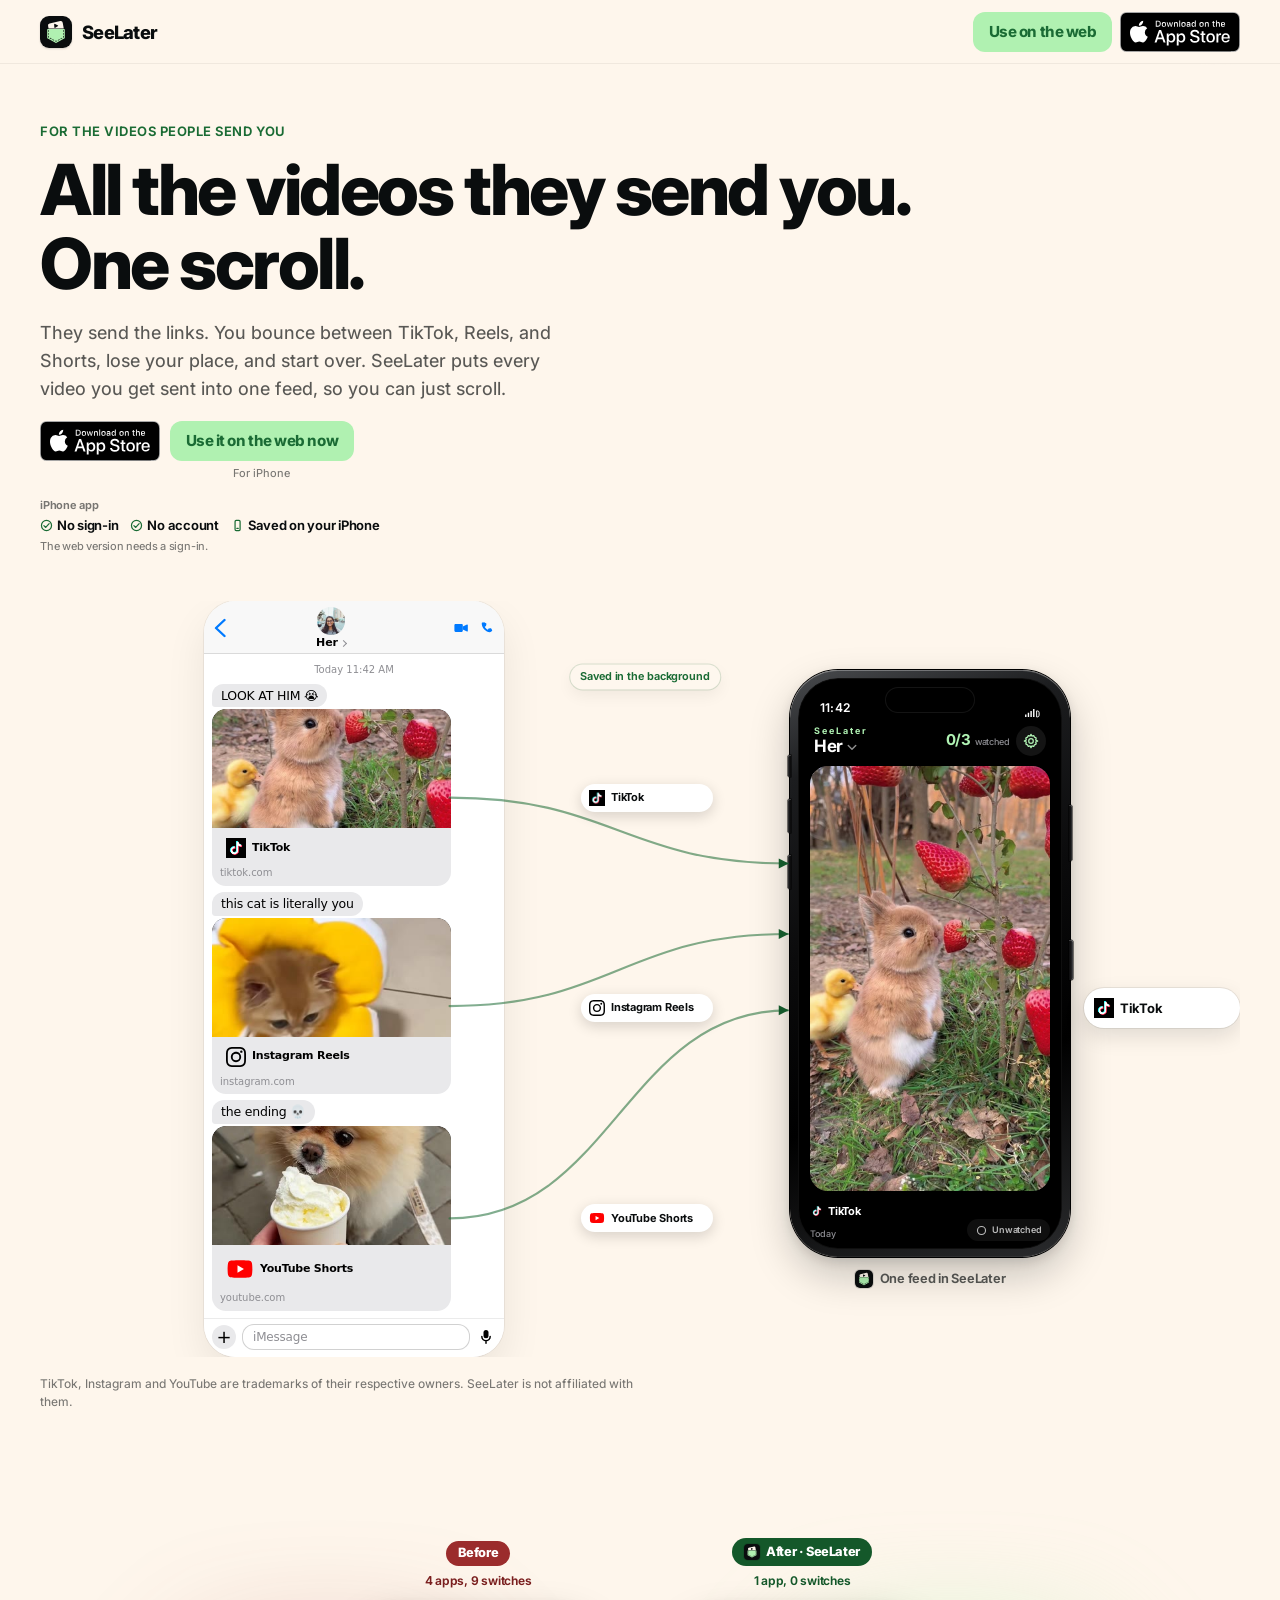
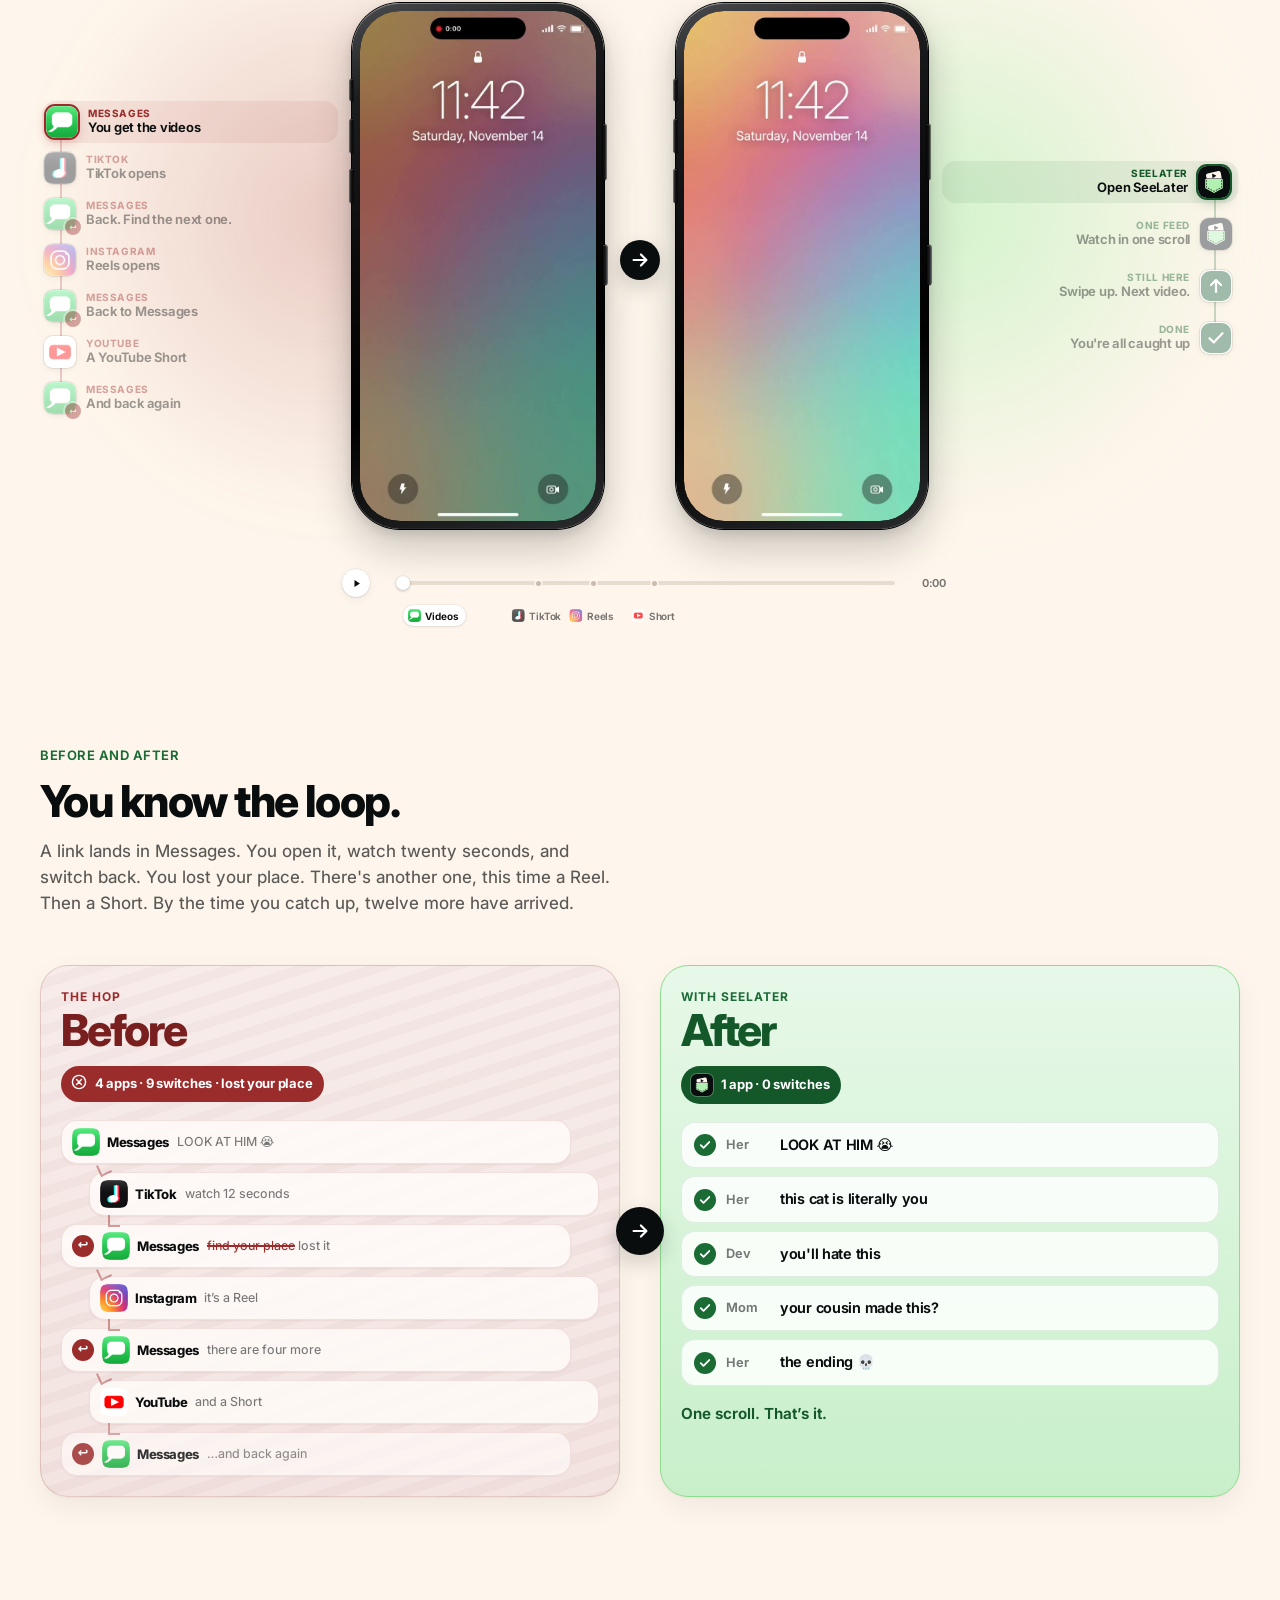
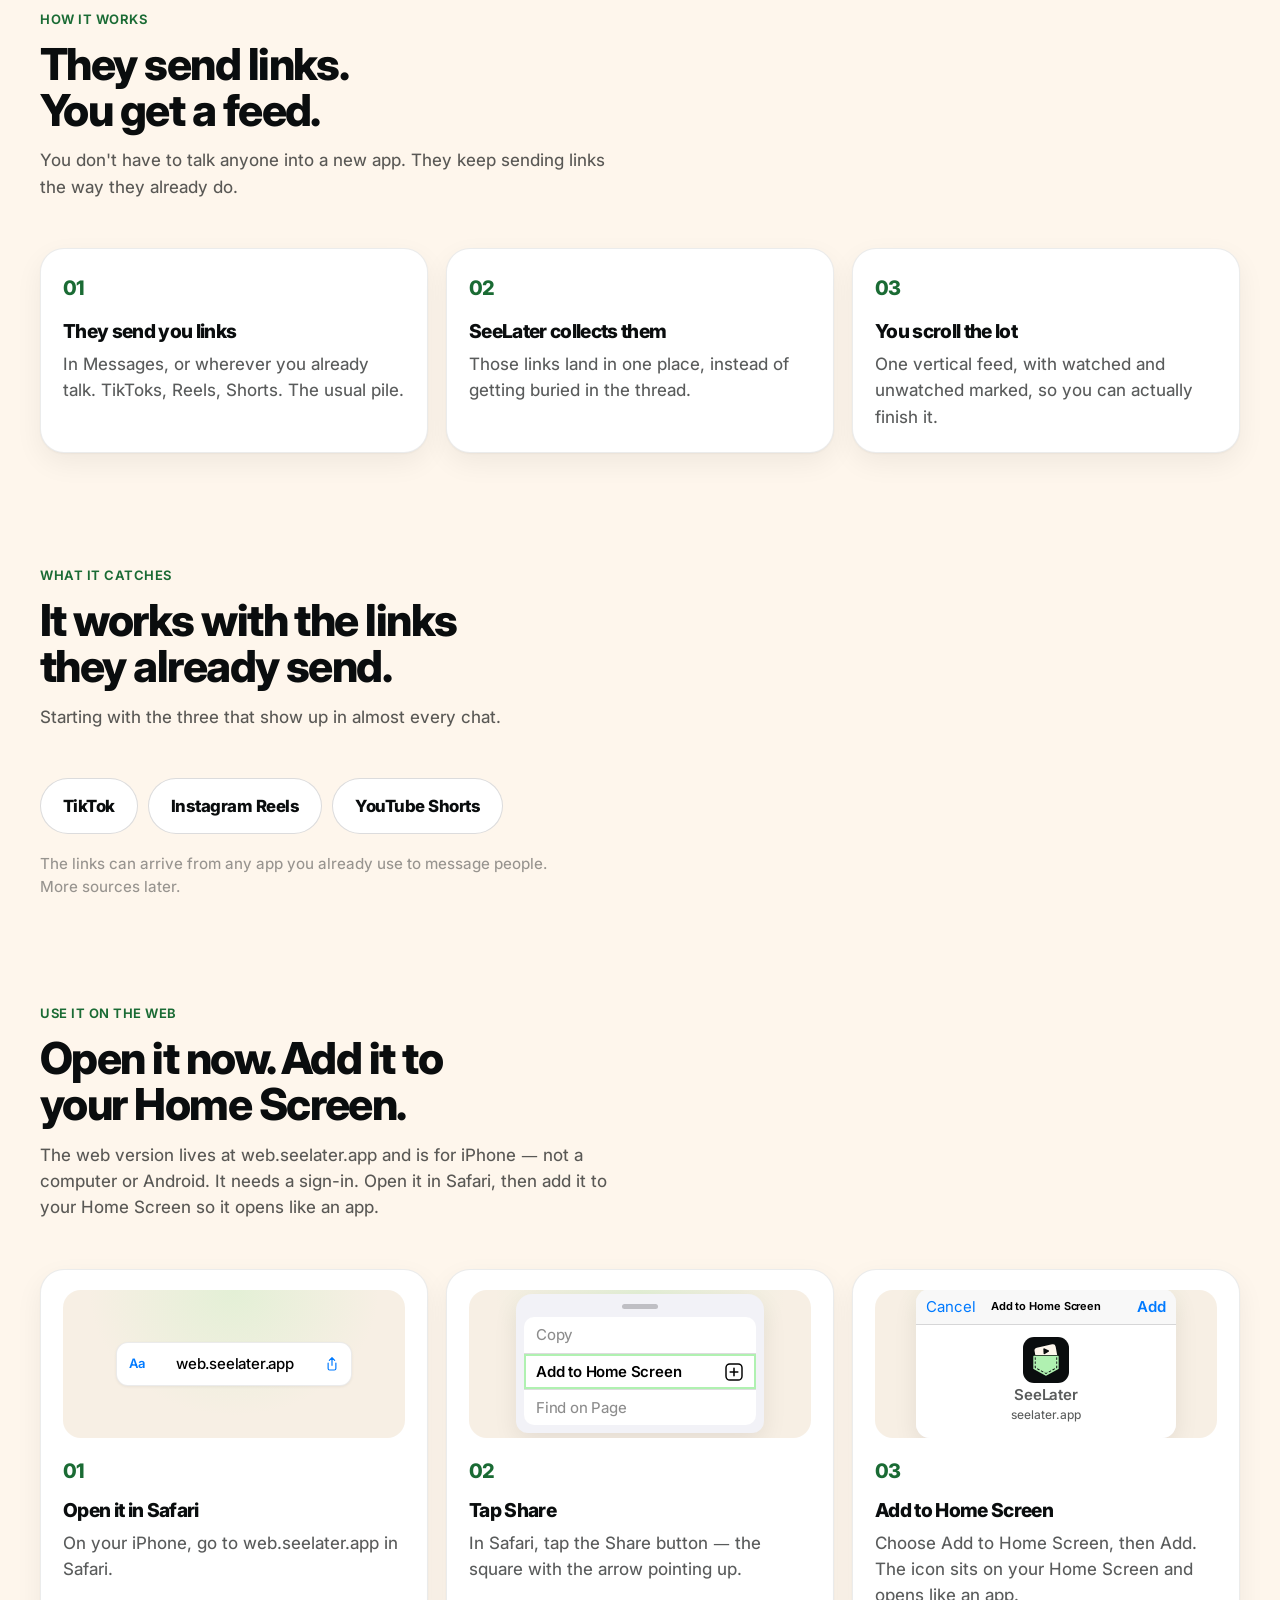
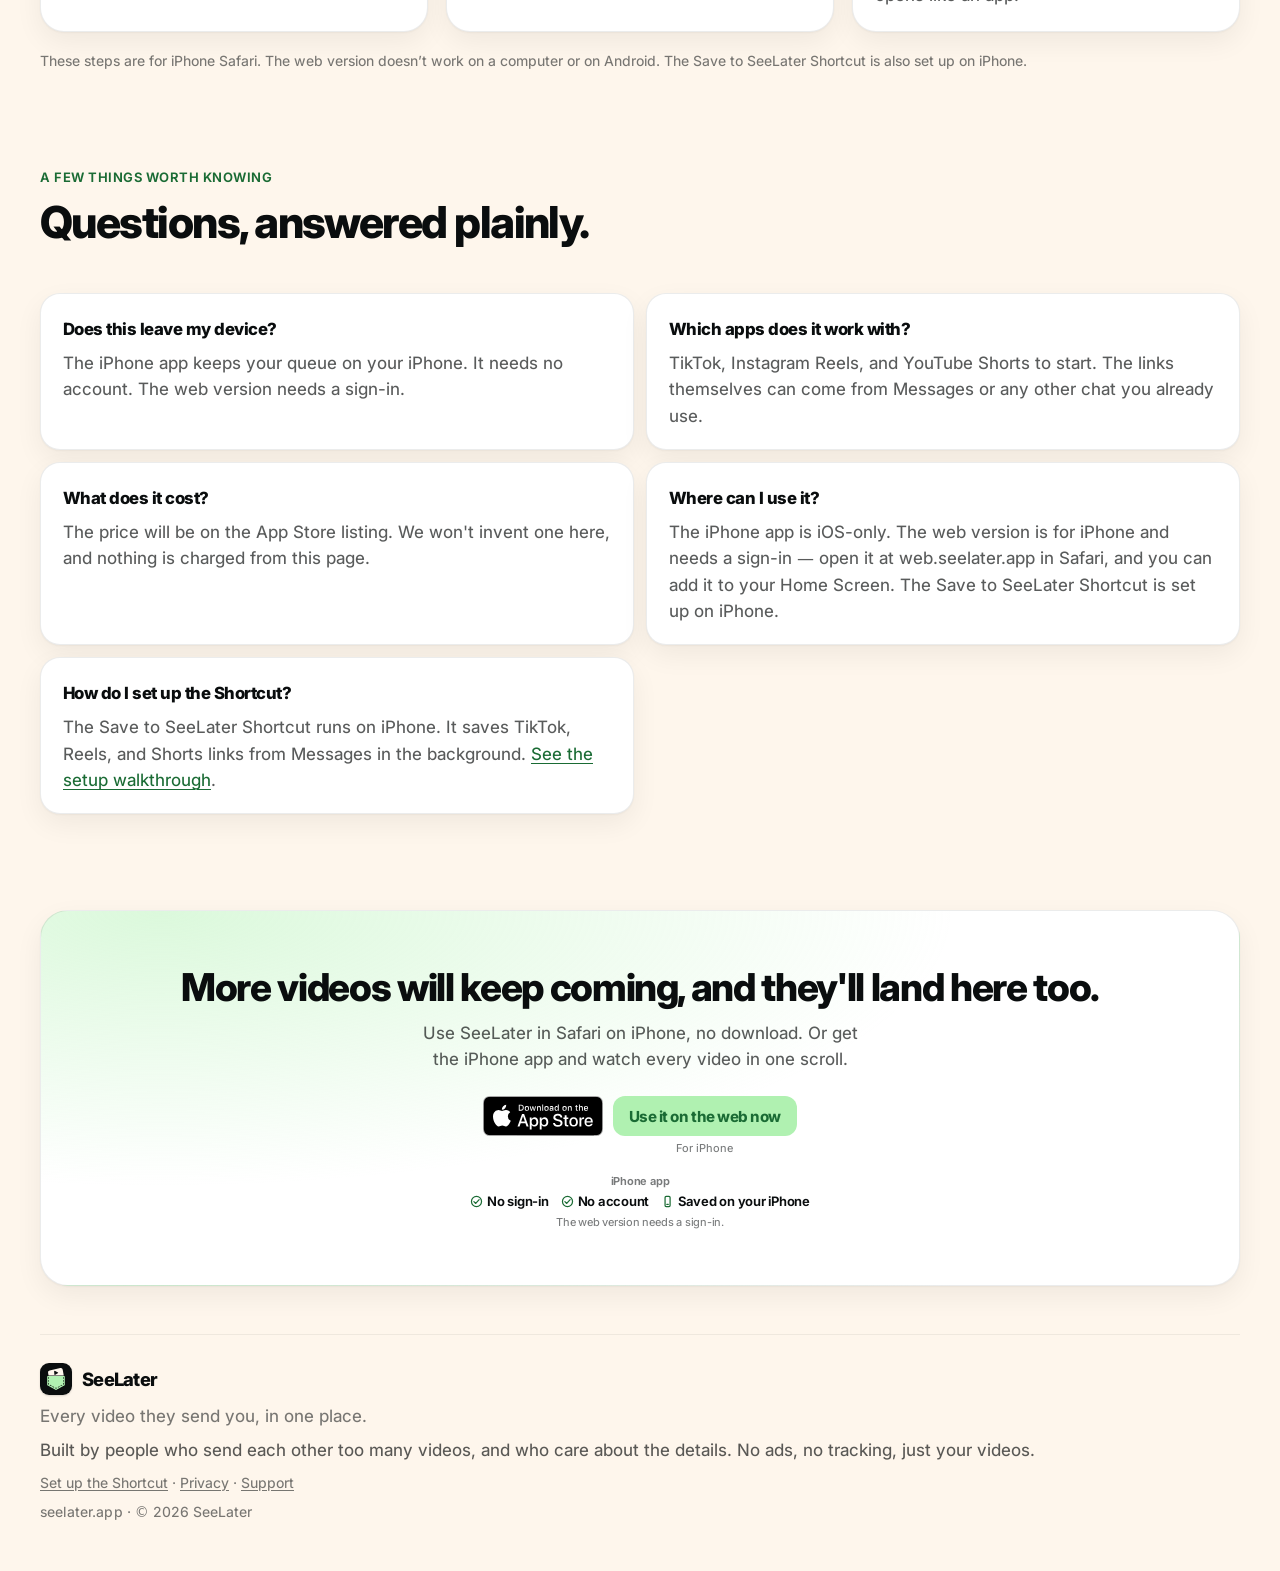
<file: index.html>
<!DOCTYPE html>
<html lang="en">
<head>
  <meta charset="utf-8">
  <meta name="viewport" content="width=device-width, initial-scale=1">
  <title>SeeLater: all the videos they send you, in one scroll</title>
  <meta name="description" content="SeeLater collects the TikToks, Reels, and YouTube Shorts people send you, so you can watch them in one feed instead of hopping in and out of apps.">
  <meta name="theme-color" content="#FEF6EC">
  <link rel="canonical" href="https://seelater.app/">
  <link rel="icon" href="/favicon.ico" sizes="any">
  <link rel="icon" type="image/png" sizes="32x32" href="/assets/img/favicon-32.png">
  <link rel="apple-touch-icon" href="/assets/img/apple-touch-icon.png">
  <meta property="og:type" content="website">
  <meta property="og:site_name" content="SeeLater">
  <meta property="og:locale" content="en_US">
  <meta property="og:title" content="SeeLater: all the videos they send you, in one scroll">
  <meta property="og:description" content="SeeLater collects the TikToks, Reels, and YouTube Shorts people send you, so you can watch them in one feed instead of hopping in and out of apps.">
  <meta property="og:url" content="https://seelater.app/">
  <meta property="og:image" content="https://seelater.app/assets/img/og.png">
  <meta property="og:image:width" content="1200">
  <meta property="og:image:height" content="630">
  <meta property="og:image:type" content="image/png">
  <meta property="og:image:alt" content="SeeLater: all the videos they send you, in one scroll. A phone showing the SeeLater feed.">
  <meta name="twitter:card" content="summary_large_image">
  <meta name="twitter:title" content="SeeLater: all the videos they send you, in one scroll">
  <meta name="twitter:description" content="SeeLater collects the TikToks, Reels, and YouTube Shorts people send you, so you can watch them in one feed instead of hopping in and out of apps.">
  <meta name="twitter:image" content="https://seelater.app/assets/img/og.png">
  <meta name="twitter:image:alt" content="SeeLater: all the videos they send you, in one scroll. A phone showing the SeeLater feed.">
  <link rel="stylesheet" href="assets/styles.css?v=7">
  <!-- TODO: add "installUrl" (and the App Store ID) to the SoftwareApplication JSON-LD once the App Store listing is live. Do not invent a URL or ID before then. -->
  <script type="application/ld+json">
{
  "@context": "https://schema.org",
  "@graph": [
    {
      "@type": "Organization",
      "@id": "https://seelater.app/#organization",
      "name": "SeeLater",
      "url": "https://seelater.app/",
      "email": "support@seelater.app",
      "founder": {
        "@type": "Person",
        "name": "Diwakar Raja"
      },
      "logo": "https://seelater.app/assets/img/icon.svg",
      "description": "An independent app, built by people who send each other too many videos, and who care about the details. No ads, no tracking."
    },
    {
      "@type": "WebSite",
      "@id": "https://seelater.app/#website",
      "name": "SeeLater",
      "url": "https://seelater.app/",
      "description": "SeeLater collects the TikToks, Reels, and YouTube Shorts people send you, so you can watch them in one feed instead of hopping in and out of apps.",
      "inLanguage": "en",
      "publisher": {
        "@id": "https://seelater.app/#organization"
      }
    },
    {
      "@type": "WebPage",
      "@id": "https://seelater.app/#webpage",
      "url": "https://seelater.app/",
      "name": "SeeLater: all the videos they send you, in one scroll",
      "description": "SeeLater collects the TikToks, Reels, and YouTube Shorts people send you, so you can watch them in one feed instead of hopping in and out of apps.",
      "isPartOf": {
        "@id": "https://seelater.app/#website"
      },
      "about": {
        "@id": "https://seelater.app/#app"
      },
      "primaryImageOfPage": "https://seelater.app/assets/img/og.png"
    },
    {
      "@type": "SoftwareApplication",
      "@id": "https://seelater.app/#app",
      "name": "SeeLater",
      "url": "https://seelater.app/",
      "applicationCategory": "EntertainmentApplication",
      "operatingSystem": "iOS 18+",
      "description": "SeeLater collects the TikToks, Reels, and YouTube Shorts people send you and puts them in one feed, sorted by who sent them, with a watched count. The iPhone app needs no account and keeps your queue on your iPhone. The web version at web.seelater.app is for iPhone and needs a sign-in.",
      "offers": {
        "@type": "Offer",
        "price": "0",
        "priceCurrency": "USD"
      },
      "publisher": {
        "@id": "https://seelater.app/#organization"
      },
      "image": "https://seelater.app/assets/img/og.png"
    },
    {
      "@type": "FAQPage",
      "@id": "https://seelater.app/#faq",
      "url": "https://seelater.app/#faq",
      "isPartOf": {
        "@id": "https://seelater.app/#webpage"
      },
      "mainEntity": [
        {
          "@type": "Question",
          "name": "Does this leave my device?",
          "acceptedAnswer": {
            "@type": "Answer",
            "text": "The iPhone app keeps your queue on your iPhone. It needs no account. The web version needs a sign-in."
          }
        },
        {
          "@type": "Question",
          "name": "Which apps does it work with?",
          "acceptedAnswer": {
            "@type": "Answer",
            "text": "TikTok, Instagram Reels, and YouTube Shorts to start. The links themselves can come from Messages or any other chat you already use."
          }
        },
        {
          "@type": "Question",
          "name": "What does it cost?",
          "acceptedAnswer": {
            "@type": "Answer",
            "text": "The price will be on the App Store listing. We won't invent one here, and nothing is charged from this page."
          }
        },
        {
          "@type": "Question",
          "name": "Where can I use it?",
          "acceptedAnswer": {
            "@type": "Answer",
            "text": "The iPhone app is iOS-only. The web version is for iPhone and needs a sign-in — open it at web.seelater.app in Safari, and you can add it to your Home Screen. The Save to SeeLater Shortcut is set up on iPhone."
          }
        },
        {
          "@type": "Question",
          "name": "How do I set up the Shortcut?",
          "acceptedAnswer": {
            "@type": "Answer",
            "text": "The Save to SeeLater Shortcut runs on iPhone. It saves TikTok, Reels, and Shorts links from Messages in the background. See the setup walkthrough at https://seelater.app/setup/."
          }
        }
      ]
    }
  ]
}
  </script>
</head>
<body>
  <a class="skip" href="#main">Skip to content</a>

  <header class="nav">
    <a class="brand" href="#top" id="top">
      <img src="assets/img/icon.svg" width="32" height="32" alt="">
      <span>SeeLater</span>
    </a>
    <div class="nav-end">
      <a class="web-cta nav-web-cta" href="https://web.seelater.app">
        <span class="nav-link-short">Use on web</span>
        <span class="nav-link-full">Use on the web</span>
      </a>
      <!-- TODO: replace href="#" with the App Store URL once the listing is live. -->
      <a class="store-badge store-badge-nav" href="#">
        <img src="assets/img/download-on-the-app-store.svg" width="120" height="40" alt="Download on the App Store">
      </a>
    </div>
  </header>

  <main id="main">
    <section class="hero">
      <div class="hero-copy">
        <p class="eyebrow">For the videos people send you</p>
        <h1>All the videos they send you.<br>One scroll.</h1>
        <p class="lede">They send the links. You bounce between TikTok, Reels, and Shorts, lose your place, and start over. SeeLater puts every video you get sent into one feed, so you can just scroll.</p>

        <div class="cta-row">
          <!-- TODO: replace href="#" with the App Store URL once the listing is live. -->
          <a class="store-badge" href="#">
            <img src="assets/img/download-on-the-app-store.svg" width="120" height="40" alt="Download on the App Store">
          </a>
          <div class="web-cta-wrap">
            <a class="web-cta" href="https://web.seelater.app">Use it on the web now</a>
            <p class="web-cta-note">For iPhone</p>
          </div>
        </div>
        <div class="trust">
          <div class="trust-head">
            <p class="trust-label">iPhone app</p>
            <ul class="trust-pills">
              <li>
                <svg viewBox="0 0 16 16" width="14" height="14" aria-hidden="true">
                  <circle cx="8" cy="8" r="6.2" fill="none" stroke="currentColor" stroke-width="1.5"/>
                  <path d="M4.8 8.15 7.05 10.4 11.25 5.7" fill="none" stroke="currentColor" stroke-width="1.5" stroke-linecap="round" stroke-linejoin="round"/>
                </svg>
                No sign-in
              </li>
              <li>
                <svg viewBox="0 0 16 16" width="14" height="14" aria-hidden="true">
                  <circle cx="8" cy="8" r="6.2" fill="none" stroke="currentColor" stroke-width="1.5"/>
                  <path d="M4.8 8.15 7.05 10.4 11.25 5.7" fill="none" stroke="currentColor" stroke-width="1.5" stroke-linecap="round" stroke-linejoin="round"/>
                </svg>
                No account
              </li>
              <li>
                <svg viewBox="0 0 16 16" width="14" height="14" aria-hidden="true">
                  <rect x="5" y="1.75" width="6.2" height="12.5" rx="1.35" fill="none" stroke="currentColor" stroke-width="1.5"/>
                  <path d="M7.2 11.6h1.7" fill="none" stroke="currentColor" stroke-width="1.5" stroke-linecap="round"/>
                </svg>
                Saved on your iPhone
              </li>
            </ul>
          </div>
          <p class="trust-note">The iPhone app needs no account and keeps your queue on your phone.</p>
          <p class="trust-disclaimer">The web version needs a sign-in.</p>
        </div>
      </div>

      <div class="hero-funnel" id="funnel">
      <div class="funnel-stage">
      <div class="funnel-visual" role="img" aria-label="A Messages thread with TikTok, YouTube Shorts, and Instagram Reels links. The Shortcut saves them in the background. A SeeLater iPhone shows all three in one scrolling feed.">
        <div class="funnel-im" aria-hidden="true">
          <div class="funnel-im-nav">
            <span class="funnel-im-back">
              <svg viewBox="0 0 12 20" width="12" height="20"><path d="M10.5 2 2 10l8.5 8" fill="none" stroke="currentColor" stroke-width="2.4" stroke-linecap="round" stroke-linejoin="round"/></svg>
            </span>
            <div class="funnel-im-who">
              <img src="assets/img/her.jpg" width="36" height="36" alt="">
              <span>Her <i></i></span>
            </div>
            <div class="funnel-im-acts">
              <svg viewBox="0 0 24 24" width="23" height="23" aria-hidden="true"><path d="M3.2 8.2c0-.8.7-1.5 1.5-1.5h8.2c.8 0 1.5.7 1.5 1.5v7.6c0 .8-.7 1.5-1.5 1.5H4.7a1.5 1.5 0 0 1-1.5-1.5V8.2z" fill="currentColor"/><path d="M14.4 10.1 20 7.3c.5-.3 1.1.1 1.1.7v8c0 .6-.6 1-1.1.7l-5.6-2.8v-3.8z" fill="currentColor"/></svg>
              <svg viewBox="0 0 24 24" width="20" height="20" aria-hidden="true"><path d="M7.4 4.8c.3-.4.9-.5 1.3-.2l2 1.2c.4.2.6.7.5 1.1l-.5 2.1c0 .3-.2.6-.5.7l-1.2.5c.9 1.8 2.4 3.3 4.2 4.2l.5-1.2c.1-.3.4-.5.7-.5l2.1-.5c.4-.1.9.1 1.1.5l1.2 2c.3.4.2 1-.2 1.3l-1.3 1.1c-.4.3-1 .4-1.5.4C10.6 17.5 5 11.9 5 6.3c0-.5.1-1.1.4-1.5L7.4 4.8z" fill="currentColor"/></svg>
            </div>
          </div>

          <div class="funnel-im-thread">
            <p class="funnel-im-day">Today 11:42 AM</p>

            <div class="funnel-im-group">
              <p class="funnel-im-bubble">LOOK AT HIM 😭</p>
              <div class="funnel-im-link" data-src="tt">
                <div class="funnel-im-media">
                  <img src="assets/vid/tt-card.jpg" alt="">
                </div>
                <div class="funnel-im-meta">
                  <span class="funnel-brand"><span class="funnel-mark funnel-mark-tt"><img src="assets/img/brand/tiktok/TikTok_Icon_Black_Square.png" width="20" height="20" alt=""></span><span class="funnel-brand-name">TikTok</span></span>
                  <p>tiktok.com</p>
                </div>
              </div>
            </div>

            <div class="funnel-im-group">
              <p class="funnel-im-bubble">this cat is literally you</p>
              <div class="funnel-im-link" data-src="ig">
                <div class="funnel-im-media">
                  <img src="assets/vid/reels-card.jpg" alt="">
                </div>
                <div class="funnel-im-meta">
                  <span class="funnel-brand"><span class="funnel-mark funnel-mark-ig"><img src="assets/img/brand/instagram/Instagram_Glyph_Black.svg" width="20" height="20" alt=""></span><span class="funnel-brand-name">Instagram Reels</span></span>
                  <p>instagram.com</p>
                </div>
              </div>
            </div>

            <div class="funnel-im-group">
              <p class="funnel-im-bubble">the ending 💀</p>
              <div class="funnel-im-link" data-src="yt">
                <div class="funnel-im-media">
                  <img src="assets/vid/shorts-card.jpg" alt="">
                </div>
                <div class="funnel-im-meta">
                  <span class="funnel-brand"><span class="funnel-mark funnel-mark-yt"><img src="assets/img/brand/youtube/youtube_productlogo_v9_192px.svg" width="26" height="26" alt=""></span><span class="funnel-brand-name">YouTube Shorts</span></span>
                  <p>youtube.com</p>
                </div>
              </div>
            </div>
          </div>

          <div class="funnel-im-compose">
            <span class="funnel-im-plus">+</span>
            <span class="funnel-im-field">iMessage</span>
            <svg class="funnel-im-mic" viewBox="0 0 24 24" width="20" height="20" aria-hidden="true"><rect x="9" y="3.5" width="6" height="10" rx="3" fill="currentColor"/><path d="M7 11.5a5 5 0 0 0 10 0M12 16.5v3" fill="none" stroke="currentColor" stroke-width="1.8" stroke-linecap="round"/></svg>
          </div>
        </div>

        <div class="funnel-flow" aria-hidden="true">
          <p class="funnel-flow-label">Saved in the background</p>
        </div>

        <svg class="funnel-svg-live" aria-hidden="true"></svg>
        <div class="funnel-travelers" aria-hidden="true">
          <span class="funnel-chip-travel" data-src="tt"><span class="funnel-mark funnel-mark-tt"><img src="assets/img/brand/tiktok/TikTok_Icon_Black_Square.png" width="20" height="20" alt=""></span><span class="funnel-brand-name">TikTok</span></span>
          <span class="funnel-chip-travel" data-src="ig"><span class="funnel-mark funnel-mark-ig"><img src="assets/img/brand/instagram/Instagram_Glyph_Black.svg" width="20" height="20" alt=""></span><span class="funnel-brand-name">Instagram Reels</span></span>
          <span class="funnel-chip-travel" data-src="yt"><span class="funnel-mark funnel-mark-yt"><img src="assets/img/brand/youtube/youtube_productlogo_v9_192px.svg" width="26" height="26" alt=""></span><span class="funnel-brand-name">YouTube Shorts</span></span>
        </div>

        <div class="funnel-phone-wrap">
        <figure class="phone funnel-device">
          <div class="phone-body">
            <span class="phone-btn phone-btn-silent" aria-hidden="true"></span>
            <span class="phone-btn phone-btn-vol-up" aria-hidden="true"></span>
            <span class="phone-btn phone-btn-vol-down" aria-hidden="true"></span>
            <span class="phone-btn phone-btn-power" aria-hidden="true"></span>
            <span class="phone-btn phone-btn-camera" aria-hidden="true"></span>
            <div class="phone-bezel">
              <div class="phone-screen funnel-screen">
                <div class="funnel-sb" aria-hidden="true">
                  <span class="funnel-sb-time">11:42</span>
                  <span class="funnel-island"></span>
                  <span class="funnel-sb-end">
                    <svg viewBox="0 0 18 12" width="16" height="11"><path d="M1.2 8.2h1.6V11H1.2zM4.2 6.2h1.6V11H4.2zM7.2 4.2h1.6V11H7.2zM10.2 2.2h1.6V11h-1.6z" fill="currentColor"/><path d="M14.2 4.2h.8A2 2 0 0 1 17 6.2V9a2 2 0 0 1-2 2h-.8z" fill="none" stroke="currentColor" stroke-width="1.1"/></svg>
                  </span>
                </div>
                <header class="funnel-sl-head">
                  <div class="funnel-sl-left">
                    <p class="funnel-sl-word">SeeLater</p>
                    <p class="funnel-sl-person">Her <svg viewBox="0 0 12 8" width="10" height="7"><path d="M1.5 1.5 6 6l4.5-4.5" fill="none" stroke="currentColor" stroke-width="1.7" stroke-linecap="round" stroke-linejoin="round"/></svg></p>
                  </div>
                  <div class="funnel-sl-right">
                    <p class="funnel-sl-count"><b>0/3</b> <span>watched</span></p>
                    <span class="funnel-sl-gear" aria-hidden="true">
                      <svg viewBox="0 0 24 24" width="18" height="18" fill="none" stroke="currentColor" stroke-width="1.7" stroke-linejoin="round">
                        <circle cx="12" cy="12" r="3.05"/>
                        <path d="M12 3.1 13.15 5.4l2.42-.7 1.15 2.2 2.22 1.12-.7 2.42L20.9 12l-2.66 1.56.7 2.42-2.22 1.12-1.15 2.2-2.42-.7L12 20.9l-1.15-2.3-2.42.7-1.15-2.2-2.22-1.12.7-2.42L3.1 12l2.66-1.56-.7-2.42 2.22-1.12 1.15-2.2 2.42.7Z"/>
                      </svg>
                    </span>
                  </div>
                </header>
                <div class="funnel-pager">
                  <div class="funnel-track">
                    <article class="funnel-page" data-src="tiktok">
                      <div class="funnel-card">
                        <video muted playsinline webkit-playsinline loop preload="metadata" poster="assets/vid/tt.jpg" src="assets/vid/tt.mp4"></video><span class="funnel-brand-name">TikTok</span></span>
                      </div>
                      <div class="funnel-sl-meta">
                        <div>
                          <p class="funnel-sl-plat"><span class="funnel-mark funnel-mark-tt"><img src="assets/img/brand/tiktok/TikTok_Icon_Black_Square.png" width="16" height="16" alt=""></span><span class="funnel-brand-name">TikTok</span></p>
                          <p class="funnel-sl-date">Today</p>
                        </div>
                        <span class="funnel-sl-watch">
                          <svg viewBox="0 0 20 20" width="13" height="13"><circle cx="10" cy="10" r="6.2" fill="none" stroke="currentColor" stroke-width="1.7"/></svg>
                          Unwatched
                        </span>
                      </div>
                    </article>
                    <article class="funnel-page" data-src="shorts">
                      <div class="funnel-card">
                        <video muted playsinline webkit-playsinline loop preload="metadata" poster="assets/vid/shorts.jpg" src="assets/vid/shorts.mp4"></video><span class="funnel-brand-name">YouTube Shorts</span></span>
                      </div>
                      <div class="funnel-sl-meta">
                        <div>
                          <p class="funnel-sl-plat"><span class="funnel-mark funnel-mark-yt"><img src="assets/img/brand/youtube/youtube_productlogo_v9_192px.svg" width="26" height="26" alt=""></span><span class="funnel-brand-name">YouTube Shorts</span></p>
                          <p class="funnel-sl-date">Today</p>
                        </div>
                        <span class="funnel-sl-watch">
                          <svg viewBox="0 0 20 20" width="13" height="13"><circle cx="10" cy="10" r="6.2" fill="none" stroke="currentColor" stroke-width="1.7"/></svg>
                          Unwatched
                        </span>
                      </div>
                    </article>
                    <article class="funnel-page" data-src="reels">
                      <div class="funnel-card">
                        <video muted playsinline webkit-playsinline loop preload="metadata" poster="assets/vid/reels.jpg" src="assets/vid/reels.mp4"></video><span class="funnel-brand-name">Instagram Reels</span></span>
                      </div>
                      <div class="funnel-sl-meta">
                        <div>
                          <p class="funnel-sl-plat"><span class="funnel-mark funnel-mark-ig"><img src="assets/img/brand/instagram/Instagram_Glyph_White.svg" width="16" height="16" alt=""></span><span class="funnel-brand-name">Instagram Reels</span></p>
                          <p class="funnel-sl-date">Today</p>
                        </div>
                        <span class="funnel-sl-watch">
                          <svg viewBox="0 0 20 20" width="13" height="13"><circle cx="10" cy="10" r="6.2" fill="none" stroke="currentColor" stroke-width="1.7"/></svg>
                          Unwatched
                        </span>
                      </div>
                    </article>
                    <article class="funnel-page" data-src="tiktok" aria-hidden="true">
                      <div class="funnel-card">
                        <video muted playsinline webkit-playsinline loop preload="metadata" poster="assets/vid/tt.jpg" src="assets/vid/tt.mp4"></video><span class="funnel-brand-name">TikTok</span></span>
                      </div>
                      <div class="funnel-sl-meta">
                        <div>
                          <p class="funnel-sl-plat"><span class="funnel-mark funnel-mark-tt"><img src="assets/img/brand/tiktok/TikTok_Icon_Black_Square.png" width="16" height="16" alt=""></span><span class="funnel-brand-name">TikTok</span></p>
                          <p class="funnel-sl-date">Today</p>
                        </div>
                        <span class="funnel-sl-watch">
                          <svg viewBox="0 0 20 20" width="13" height="13"><circle cx="10" cy="10" r="6.2" fill="none" stroke="currentColor" stroke-width="1.7"/></svg>
                          Unwatched
                        </span>
                      </div>
                    </article>
                  </div>
                </div>
              </div>
            </div>
          </div>
          <figcaption class="funnel-phone-cap">
            <img src="assets/img/icon.svg" width="18" height="18" alt="">
            One feed in SeeLater
          </figcaption>
        </figure>
        <div class="funnel-badge-rail" aria-hidden="true">
          <div class="funnel-badge-track">
            <div class="funnel-badge-slot">
              <span class="funnel-out-badge" data-src="tiktok">
                <span class="funnel-mark funnel-mark-tt"><img src="assets/img/brand/tiktok/TikTok_Icon_Black_Square.png" width="24" height="24" alt=""></span>
                <span class="funnel-brand-name">TikTok</span>
              </span>
            </div>
            <div class="funnel-badge-slot">
              <span class="funnel-out-badge" data-src="shorts">
                <span class="funnel-mark funnel-mark-yt"><img src="assets/img/brand/youtube/youtube_productlogo_v9_192px.svg" width="32" height="32" alt=""></span>
                <span class="funnel-brand-name">YouTube Shorts</span>
              </span>
            </div>
            <div class="funnel-badge-slot">
              <span class="funnel-out-badge" data-src="reels">
                <span class="funnel-mark funnel-mark-ig"><img src="assets/img/brand/instagram/Instagram_Glyph_Black.svg" width="24" height="24" alt=""></span>
                <span class="funnel-brand-name">Instagram Reels</span>
              </span>
            </div>
            <div class="funnel-badge-slot" aria-hidden="true">
              <span class="funnel-out-badge" data-src="tiktok">
                <span class="funnel-mark funnel-mark-tt"><img src="assets/img/brand/tiktok/TikTok_Icon_Black_Square.png" width="24" height="24" alt=""></span>
                <span class="funnel-brand-name">TikTok</span>
              </span>
            </div>
          </div>
        </div>
        </div>
      </div>
      </div>
      <p class="funnel-legal">TikTok, Instagram and YouTube are trademarks of their respective owners. SeeLater is not affiliated with them.</p>
      </div>
    </section>

    <section class="compare-demo" id="before-after" aria-label="Before and after">
      <div class="hero-device">
        <div class="glow glow-before"></div>
        <div class="glow glow-after"></div>

        <ol class="hop-story hop-story-before" aria-label="The hop between apps">
          <li class="hop-step is-active" data-start="0" data-end="11">
            <span class="hop-step-icon"><img src="assets/img/icons/messages.png" width="32" height="32" alt=""></span>
            <span class="hop-step-body">
              <span class="hop-step-app">Messages</span>
              <span class="hop-step-cap">You get the videos</span>
            </span>
          </li>
          <li class="hop-step" data-start="11" data-end="13.5">
            <span class="hop-step-icon"><img src="assets/img/icons/tiktok.png" width="32" height="32" alt=""></span>
            <span class="hop-step-body">
              <span class="hop-step-app">TikTok</span>
              <span class="hop-step-cap">TikTok opens</span>
            </span>
          </li>
          <li class="hop-step hop-step-back" data-start="13.5" data-end="15.5">
            <span class="hop-step-icon">
              <img src="assets/img/icons/messages.png" width="32" height="32" alt="">
              <span class="hop-step-return" aria-hidden="true">↩</span>
            </span>
            <span class="hop-step-body">
              <span class="hop-step-app">Messages</span>
              <span class="hop-step-cap">Back. Find the next one.</span>
            </span>
          </li>
          <li class="hop-step" data-start="15.5" data-end="17.5">
            <span class="hop-step-icon"><img src="assets/img/icons/instagram.png" width="32" height="32" alt=""></span>
            <span class="hop-step-body">
              <span class="hop-step-app">Instagram</span>
              <span class="hop-step-cap">Reels opens</span>
            </span>
          </li>
          <li class="hop-step hop-step-back" data-start="17.5" data-end="20.5">
            <span class="hop-step-icon">
              <img src="assets/img/icons/messages.png" width="32" height="32" alt="">
              <span class="hop-step-return" aria-hidden="true">↩</span>
            </span>
            <span class="hop-step-body">
              <span class="hop-step-app">Messages</span>
              <span class="hop-step-cap">Back to Messages</span>
            </span>
          </li>
          <li class="hop-step" data-start="20.5" data-end="22.5">
            <span class="hop-step-icon"><img src="assets/img/icons/youtube.png" width="32" height="32" alt=""></span>
            <span class="hop-step-body">
              <span class="hop-step-app">YouTube</span>
              <span class="hop-step-cap">A YouTube Short</span>
            </span>
          </li>
          <li class="hop-step hop-step-back" data-start="22.5" data-end="40">
            <span class="hop-step-icon">
              <img src="assets/img/icons/messages.png" width="32" height="32" alt="">
              <span class="hop-step-return" aria-hidden="true">↩</span>
            </span>
            <span class="hop-step-body">
              <span class="hop-step-app">Messages</span>
              <span class="hop-step-cap">And back again</span>
            </span>
          </li>
        </ol>
        <p class="hop-story-live" aria-hidden="true">You get the videos</p>

        <figure class="phone phone-before">
          <div class="phone-tag">
            <span class="phone-pill phone-pill-before">Before</span>
            <p class="phone-cap">4 apps, 9 switches</p>
          </div>
          <div class="phone-body">
            <span class="phone-btn phone-btn-silent" aria-hidden="true"></span>
            <span class="phone-btn phone-btn-vol-up" aria-hidden="true"></span>
            <span class="phone-btn phone-btn-vol-down" aria-hidden="true"></span>
            <span class="phone-btn phone-btn-power" aria-hidden="true"></span>
            <span class="phone-btn phone-btn-camera" aria-hidden="true"></span>
            <div class="phone-bezel">
              <div class="phone-screen">
                <video
                  class="phone-video"
                  src="media/demo_problem_v7.mp4"
                  poster="media/poster_problem_v7.jpg"
                 
                  muted
                  playsinline
                  webkit-playsinline
                  preload="auto"
                  autoplay
                  loop
                  aria-label="Screen recording of jumping between Messages, TikTok, Instagram, and YouTube to watch videos someone sent."
                ></video>
              </div>
            </div>
          </div>
        </figure>

        <div class="hero-split" aria-hidden="true">
          <span class="hero-arrow">
            <svg viewBox="0 0 24 24" width="22" height="22"><path d="M5 12h12M13 6l6 6-6 6" fill="none" stroke="currentColor" stroke-width="2.4" stroke-linecap="round" stroke-linejoin="round"/></svg>
          </span>
        </div>

        <figure class="phone phone-after">
          <div class="phone-tag">
            <span class="phone-pill phone-pill-after">
              <img src="assets/img/icon.svg" width="16" height="16" alt="">
              After · SeeLater
            </span>
            <p class="phone-cap">1 app, 0 switches</p>
          </div>
          <div class="phone-body">
            <span class="phone-btn phone-btn-silent" aria-hidden="true"></span>
            <span class="phone-btn phone-btn-vol-up" aria-hidden="true"></span>
            <span class="phone-btn phone-btn-vol-down" aria-hidden="true"></span>
            <span class="phone-btn phone-btn-power" aria-hidden="true"></span>
            <span class="phone-btn phone-btn-camera" aria-hidden="true"></span>
            <div class="phone-bezel">
              <div class="phone-screen">
                <video
                  class="phone-video"
                  src="media/demo_after_v6.mp4"
                  poster="media/poster_after_v6.jpg"
                 
                  muted
                  playsinline
                  webkit-playsinline
                  preload="auto"
                  autoplay
                  loop
                  aria-label="Screen recording of unlocking the iPhone, opening SeeLater from the Home Screen, and watching every saved video in one feed."
                ></video>
              </div>
            </div>
          </div>
        </figure>

        <ol class="hop-story hop-story-after" aria-label="Watching in SeeLater">
          <li class="hop-step is-active" data-start="0" data-end="6.5">
            <span class="hop-step-icon"><img src="assets/img/icon.svg" width="32" height="32" alt=""></span>
            <span class="hop-step-body">
              <span class="hop-step-app">SeeLater</span>
              <span class="hop-step-cap">Open SeeLater</span>
            </span>
          </li>
          <li class="hop-step" data-start="6.5" data-end="14.5">
            <span class="hop-step-icon"><img src="assets/img/icon.svg" width="32" height="32" alt=""></span>
            <span class="hop-step-body">
              <span class="hop-step-app">One feed</span>
              <span class="hop-step-cap">Watch in one scroll</span>
            </span>
          </li>
          <li class="hop-step" data-start="14.5" data-end="30">
            <span class="hop-step-icon hop-step-icon-swipe" aria-hidden="true">
              <svg viewBox="0 0 32 32" width="32" height="32">
                <rect x="1" y="1" width="30" height="30" rx="9" fill="#14582a"/>
                <path d="M16 22V10M16 10l-5 5M16 10l5 5" fill="none" stroke="#fff" stroke-width="2.2" stroke-linecap="round" stroke-linejoin="round"/>
              </svg>
            </span>
            <span class="hop-step-body">
              <span class="hop-step-app">Still here</span>
              <span class="hop-step-cap">Swipe up. Next video.</span>
            </span>
          </li>
          <li class="hop-step" data-start="30" data-end="40">
            <span class="hop-step-icon hop-step-icon-done" aria-hidden="true">
              <svg viewBox="0 0 32 32" width="32" height="32">
                <rect x="1" y="1" width="30" height="30" rx="9" fill="#14582a"/>
                <path d="M9.5 16.2l4.2 4.2 8.8-9.2" fill="none" stroke="#fff" stroke-width="2.2" stroke-linecap="round" stroke-linejoin="round"/>
              </svg>
            </span>
            <span class="hop-step-body">
              <span class="hop-step-app">Done</span>
              <span class="hop-step-cap">You're all caught up</span>
            </span>
          </li>
        </ol>
      </div>

      <div class="loop-scrub" id="loopScrub">
        <button type="button" class="loop-scrub-play" id="loopScrubPlay" aria-label="Play the loop">
          <svg class="loop-scrub-ic loop-scrub-ic-play" viewBox="0 0 20 20" width="12" height="12" aria-hidden="true"><path fill="currentColor" d="M6.4 3.8v12.4L16.2 10 6.4 3.8Z"/></svg>
          <svg class="loop-scrub-ic loop-scrub-ic-pause" viewBox="0 0 20 20" width="12" height="12" aria-hidden="true" hidden><path fill="currentColor" d="M5.5 4h3.2v12H5.5V4Zm5.8 0H14.5v12h-3.2V4Z"/></svg>
        </button>
        <div class="loop-scrub-body">
          <div class="loop-scrub-range-wrap">
            <div class="loop-scrub-metric" aria-hidden="true">
              <div class="loop-scrub-track"></div>
              <div class="loop-scrub-fill" id="loopScrubFill"></div>
              <div class="loop-scrub-dots">
                <span class="loop-scrub-dot" style="left: 0%"></span>
                <span class="loop-scrub-dot" style="left: 27.5%"></span>
                <span class="loop-scrub-dot" style="left: 38.75%"></span>
                <span class="loop-scrub-dot" style="left: 51.25%"></span>
              </div>
            </div>
            <input
              type="range"
              class="loop-scrub-range"
              id="loopScrubRange"
              min="0"
              max="40"
              step="0.01"
              value="0"
              aria-label="Before and after loop position"
            >
          </div>
          <div class="loop-scrub-ticks" aria-hidden="true">
            <button type="button" class="loop-scrub-tick" data-start="0" style="left: 0%">
              <img src="assets/img/icons/messages.png" width="14" height="14" alt="">
              <span>Videos</span>
            </button>
            <button type="button" class="loop-scrub-tick" data-start="11" style="left: 27.5%">
              <img src="assets/img/icons/tiktok.png" width="14" height="14" alt="">
              <span>TikTok</span>
            </button>
            <button type="button" class="loop-scrub-tick" data-start="15.5" style="left: 38.75%">
              <img src="assets/img/icons/instagram.png" width="14" height="14" alt="">
              <span>Reels</span>
            </button>
            <button type="button" class="loop-scrub-tick" data-start="20.5" style="left: 51.25%">
              <img src="assets/img/icons/youtube.png" width="14" height="14" alt="">
              <span>Short</span>
            </button>
          </div>
        </div>
        <span class="loop-scrub-time" id="loopScrubTime" aria-hidden="true">0:00</span>
      </div>
    </section>

    <section class="problem" id="problem">
      <div class="section-head">
        <p class="eyebrow">Before and after</p>
        <h2>You know the loop.</h2>
        <p>A link lands in Messages. You open it, watch twenty seconds, and switch back. You lost your place. There's another one, this time a Reel. Then a Short. By the time you catch up, twelve more have arrived.</p>
      </div>

      <div class="compare" role="group" aria-label="Before and after">
        <article class="panel panel-before">
          <p class="compare-kicker">The hop</p>
          <h3 class="compare-label">Before</h3>
          <p class="compare-stat compare-stat-bad">
            <span class="stat-icon" aria-hidden="true">
              <svg viewBox="0 0 20 20" width="16" height="16"><circle cx="10" cy="10" r="8.25" fill="none" stroke="currentColor" stroke-width="1.8"/><path d="M7 7l6 6M13 7l-6 6" stroke="currentColor" stroke-width="1.8" stroke-linecap="round"/></svg>
            </span>
            4 apps · 9 switches · lost your place
          </p>
          <ol class="hop-path">
            <li>
              <span class="hop-chip"><img src="assets/img/icons/messages.png" width="28" height="28" alt="">Messages</span>
              <span class="hop-note">LOOK AT HIM 😭</span>
            </li>
            <li class="is-shift">
              <span class="hop-chip"><img src="assets/img/icons/tiktok.png" width="28" height="28" alt="">TikTok</span>
              <span class="hop-note">watch 12 seconds</span>
            </li>
            <li class="is-back">
              <span class="hop-back" aria-hidden="true">↩</span>
              <span class="hop-chip"><img src="assets/img/icons/messages.png" width="28" height="28" alt="">Messages</span>
              <span class="hop-note"><s>find your place</s> lost it</span>
            </li>
            <li class="is-shift">
              <span class="hop-chip"><img src="assets/img/icons/instagram.png" width="28" height="28" alt="">Instagram</span>
              <span class="hop-note">it’s a Reel</span>
            </li>
            <li class="is-back">
              <span class="hop-back" aria-hidden="true">↩</span>
              <span class="hop-chip"><img src="assets/img/icons/messages.png" width="28" height="28" alt="">Messages</span>
              <span class="hop-note">there are four more</span>
            </li>
            <li class="is-shift">
              <span class="hop-chip"><img src="assets/img/icons/youtube.png" width="28" height="28" alt="">YouTube</span>
              <span class="hop-note">and a Short</span>
            </li>
            <li class="is-back hop-end">
              <span class="hop-back" aria-hidden="true">↩</span>
              <span class="hop-chip"><img src="assets/img/icons/messages.png" width="28" height="28" alt="">Messages</span>
              <span class="hop-note">…and back again</span>
            </li>
          </ol>
        </article>

        <div class="compare-split" aria-hidden="true">
          <span class="compare-arrow">
            <svg viewBox="0 0 24 24" width="22" height="22"><path d="M5 12h12M13 6l6 6-6 6" fill="none" stroke="currentColor" stroke-width="2.4" stroke-linecap="round" stroke-linejoin="round"/></svg>
          </span>
        </div>

        <article class="panel panel-after">
          <p class="compare-kicker">With SeeLater</p>
          <h3 class="compare-label">After</h3>
          <p class="compare-stat compare-stat-good">
            <img class="stat-app" src="assets/img/icon.svg" width="22" height="22" alt="">
            1 app · 0 switches
          </p>
          <ul class="queue">
            <li>
              <span class="q-check" aria-hidden="true">
                <svg viewBox="0 0 16 16" width="14" height="14"><path d="M3.2 8.2 6.3 11.2 12.8 4.6" fill="none" stroke="currentColor" stroke-width="2.1" stroke-linecap="round" stroke-linejoin="round"/></svg>
              </span>
              <span class="q-from">Her</span>
              <span class="q-title">LOOK AT HIM 😭</span>
            </li>
            <li>
              <span class="q-check" aria-hidden="true">
                <svg viewBox="0 0 16 16" width="14" height="14"><path d="M3.2 8.2 6.3 11.2 12.8 4.6" fill="none" stroke="currentColor" stroke-width="2.1" stroke-linecap="round" stroke-linejoin="round"/></svg>
              </span>
              <span class="q-from">Her</span>
              <span class="q-title">this cat is literally you</span>
            </li>
            <li>
              <span class="q-check" aria-hidden="true">
                <svg viewBox="0 0 16 16" width="14" height="14"><path d="M3.2 8.2 6.3 11.2 12.8 4.6" fill="none" stroke="currentColor" stroke-width="2.1" stroke-linecap="round" stroke-linejoin="round"/></svg>
              </span>
              <span class="q-from">Dev</span>
              <span class="q-title">you'll hate this</span>
            </li>
            <li>
              <span class="q-check" aria-hidden="true">
                <svg viewBox="0 0 16 16" width="14" height="14"><path d="M3.2 8.2 6.3 11.2 12.8 4.6" fill="none" stroke="currentColor" stroke-width="2.1" stroke-linecap="round" stroke-linejoin="round"/></svg>
              </span>
              <span class="q-from">Mom</span>
              <span class="q-title">your cousin made this?</span>
            </li>
            <li>
              <span class="q-check" aria-hidden="true">
                <svg viewBox="0 0 16 16" width="14" height="14"><path d="M3.2 8.2 6.3 11.2 12.8 4.6" fill="none" stroke="currentColor" stroke-width="2.1" stroke-linecap="round" stroke-linejoin="round"/></svg>
              </span>
              <span class="q-from">Her</span>
              <span class="q-title">the ending 💀</span>
            </li>
          </ul>
          <p class="panel-foot">One scroll. That’s it.</p>
        </article>
      </div>
    </section>

    <section class="steps" id="how">
      <div class="section-head">
        <p class="eyebrow">How it works</p>
        <h2>They send links. You get a feed.</h2>
        <p>You don't have to talk anyone into a new app. They keep sending links the way they already do.</p>
      </div>
      <ol class="step-grid">
        <li>
          <span class="num">01</span>
          <h3>They send you links</h3>
          <p>In Messages, or wherever you already talk. TikToks, Reels, Shorts. The usual pile.</p>
        </li>
        <li>
          <span class="num">02</span>
          <h3>SeeLater collects them</h3>
          <p>Those links land in one place, instead of getting buried in the thread.</p>
        </li>
        <li>
          <span class="num">03</span>
          <h3>You scroll the lot</h3>
          <p>One vertical feed, with watched and unwatched marked, so you can actually finish it.</p>
        </li>
      </ol>
    </section>

    <section class="sources" id="sources">
      <div class="section-head">
        <p class="eyebrow">What it catches</p>
        <h2>It works with the links they already send.</h2>
        <p>Starting with the three that show up in almost every chat.</p>
      </div>
      <ul class="source-list">
        <li>TikTok</li>
        <li>Instagram Reels</li>
        <li>YouTube Shorts</li>
      </ul>
      <p class="sources-note">The links can arrive from any app you already use to message people. More sources later.</p>
    </section>


    <section class="webuse" id="webuse">
      <div class="section-head">
        <p class="eyebrow">Use it on the web</p>
        <h2>Open it now. Add it to your Home Screen.</h2>
        <p>The web version lives at web.seelater.app and is for iPhone — not a computer or Android. It needs a sign-in. Open it in Safari, then add it to your Home Screen so it opens like an app.</p>
      </div>
      <ol class="web-grid">
        <li>
          <div class="web-visual" aria-hidden="true">
            <div class="ios-safari">
              <div class="ios-safari-bar">
                <span class="ios-safari-aa">Aa</span>
                <span class="ios-safari-url">web.seelater.app</span>
                <span class="ios-safari-share">
                  <svg viewBox="0 0 20 24" width="14" height="16"><path d="M10 14V3M6 6.5 10 2.5 14 6.5" fill="none" stroke="currentColor" stroke-width="1.8" stroke-linecap="round" stroke-linejoin="round"/><path d="M4.2 10.5v8.2A2.3 2.3 0 0 0 6.5 21h7a2.3 2.3 0 0 0 2.3-2.3v-8.2" fill="none" stroke="currentColor" stroke-width="1.8" stroke-linecap="round"/></svg>
                </span>
              </div>
            </div>
          </div>
          <span class="num">01</span>
          <h3>Open it in Safari</h3>
          <p>On your iPhone, go to web.seelater.app in Safari.</p>
        </li>
        <li>
          <div class="web-visual" aria-hidden="true">
            <div class="ios-sheet">
              <div class="ios-sheet-handle"></div>
              <div class="ios-sheet-row is-dim">
                <span>Copy</span>
              </div>
              <div class="ios-sheet-row is-on">
                <span>Add to Home Screen</span>
                <svg viewBox="0 0 22 22" width="20" height="20" aria-hidden="true">
                  <rect x="2.2" y="2.2" width="17.6" height="17.6" rx="4.2" fill="none" stroke="currentColor" stroke-width="1.6"/>
                  <path d="M11 6.8v8.4M6.8 11h8.4" fill="none" stroke="currentColor" stroke-width="1.7" stroke-linecap="round"/>
                </svg>
              </div>
              <div class="ios-sheet-row is-dim">
                <span>Find on Page</span>
              </div>
            </div>
          </div>
          <span class="num">02</span>
          <h3>Tap Share</h3>
          <p>In Safari, tap the Share button — the square with the arrow pointing up.</p>
        </li>
        <li>
          <div class="web-visual" aria-hidden="true">
            <div class="ios-add">
              <div class="ios-add-nav">
                <span class="ios-add-cancel">Cancel</span>
                <span class="ios-add-title">Add to Home Screen</span>
                <span class="ios-add-go">Add</span>
              </div>
              <div class="ios-add-body">
                <img src="assets/img/icon.svg" width="52" height="52" alt="">
                <p class="ios-add-name">SeeLater</p>
                <p class="ios-add-host">seelater.app</p>
              </div>
            </div>
          </div>
          <span class="num">03</span>
          <h3>Add to Home Screen</h3>
          <p>Choose Add to Home Screen, then Add. The icon sits on your Home Screen and opens like an app.</p>
        </li>
      </ol>
      <p class="webuse-note">These steps are for iPhone Safari. The web version doesn’t work on a computer or on Android. The Save to SeeLater Shortcut is also set up on iPhone.</p>
    </section>

    <section class="faq" id="faq">
      <div class="section-head">
        <p class="eyebrow">A few things worth knowing</p>
        <h2>Questions, answered plainly.</h2>
      </div>
      <dl class="faq-list">
        <div>
          <dt>Does this leave my device?</dt>
          <dd>The iPhone app keeps your queue on your iPhone. It needs no account. The web version needs a sign-in.</dd>
        </div>
        <div>
          <dt>Which apps does it work with?</dt>
          <dd>TikTok, Instagram Reels, and YouTube Shorts to start. The links themselves can come from Messages or any other chat you already use.</dd>
        </div>
        <div>
          <dt>What does it cost?</dt>
          <dd>The price will be on the App Store listing. We won't invent one here, and nothing is charged from this page.</dd>
        </div>
        <div>
          <dt>Where can I use it?</dt>
          <dd>The iPhone app is iOS-only. The web version is for iPhone and needs a sign-in — open it at web.seelater.app in Safari, and you can add it to your Home Screen. The Save to SeeLater Shortcut is set up on iPhone.</dd>
        </div>
        <div>
          <dt>How do I set up the Shortcut?</dt>
          <dd>The Save to SeeLater Shortcut runs on iPhone. It saves TikTok, Reels, and Shorts links from Messages in the background. <a href="/setup/">See the setup walkthrough</a>.</dd>
        </div>
      </dl>
    </section>

    <section class="close">
      <h2>More videos will keep coming, and they'll land here too.</h2>
      <p>Use SeeLater in Safari on iPhone, no download. Or get the iPhone app and watch every video in one scroll.</p>
      <div class="cta-row">
        <!-- TODO: replace href="#" with the App Store URL once the listing is live. -->
        <a class="store-badge" href="#">
          <img src="assets/img/download-on-the-app-store.svg" width="120" height="40" alt="Download on the App Store">
        </a>
        <div class="web-cta-wrap">
          <a class="web-cta" href="https://web.seelater.app">Use it on the web now</a>
          <p class="web-cta-note">For iPhone</p>
        </div>
      </div>
      <div class="trust">
        <div class="trust-head">
          <p class="trust-label">iPhone app</p>
          <ul class="trust-pills">
            <li>
              <svg viewBox="0 0 16 16" width="14" height="14" aria-hidden="true">
                <circle cx="8" cy="8" r="6.2" fill="none" stroke="currentColor" stroke-width="1.5"/>
                <path d="M4.8 8.15 7.05 10.4 11.25 5.7" fill="none" stroke="currentColor" stroke-width="1.5" stroke-linecap="round" stroke-linejoin="round"/>
              </svg>
              No sign-in
            </li>
            <li>
              <svg viewBox="0 0 16 16" width="14" height="14" aria-hidden="true">
                <circle cx="8" cy="8" r="6.2" fill="none" stroke="currentColor" stroke-width="1.5"/>
                <path d="M4.8 8.15 7.05 10.4 11.25 5.7" fill="none" stroke="currentColor" stroke-width="1.5" stroke-linecap="round" stroke-linejoin="round"/>
              </svg>
              No account
            </li>
            <li>
              <svg viewBox="0 0 16 16" width="14" height="14" aria-hidden="true">
                <rect x="5" y="1.75" width="6.2" height="12.5" rx="1.35" fill="none" stroke="currentColor" stroke-width="1.5"/>
                <path d="M7.2 11.6h1.7" fill="none" stroke="currentColor" stroke-width="1.5" stroke-linecap="round"/>
              </svg>
              Saved on your iPhone
            </li>
          </ul>
        </div>
        <p class="trust-note">The iPhone app needs no account and keeps your queue on your phone.</p>
        <p class="trust-disclaimer">The web version needs a sign-in.</p>
      </div>
    </section>
  </main>

  <footer class="foot">
    <a class="brand" href="#top">
      <img src="assets/img/icon.svg" width="28" height="28" alt="">
      <span>SeeLater</span>
    </a>
    <p>Every video they send you, in one place.</p>
    <p class="made-by">Built by people who send each other too many videos, and who care about the details. No ads, no tracking, just your videos.</p>
    <p class="legal"><a href="/setup/">Set up the Shortcut</a> · <a href="/privacy">Privacy</a> · <a href="/support">Support</a></p>
    <p class="legal"><span>seelater.app</span> · © 2026 SeeLater</p>
  </footer>

  <script src="assets/hero-sync.js?v=7" defer></script>
  <script src="assets/hop-story.js" defer></script>
  <script src="assets/loop-scrub.js" defer></script>
  <script src="assets/funnel.js?v=7" defer></script>
  <script src="assets/web-qr.js" defer></script>
</body>
</html>
</file>
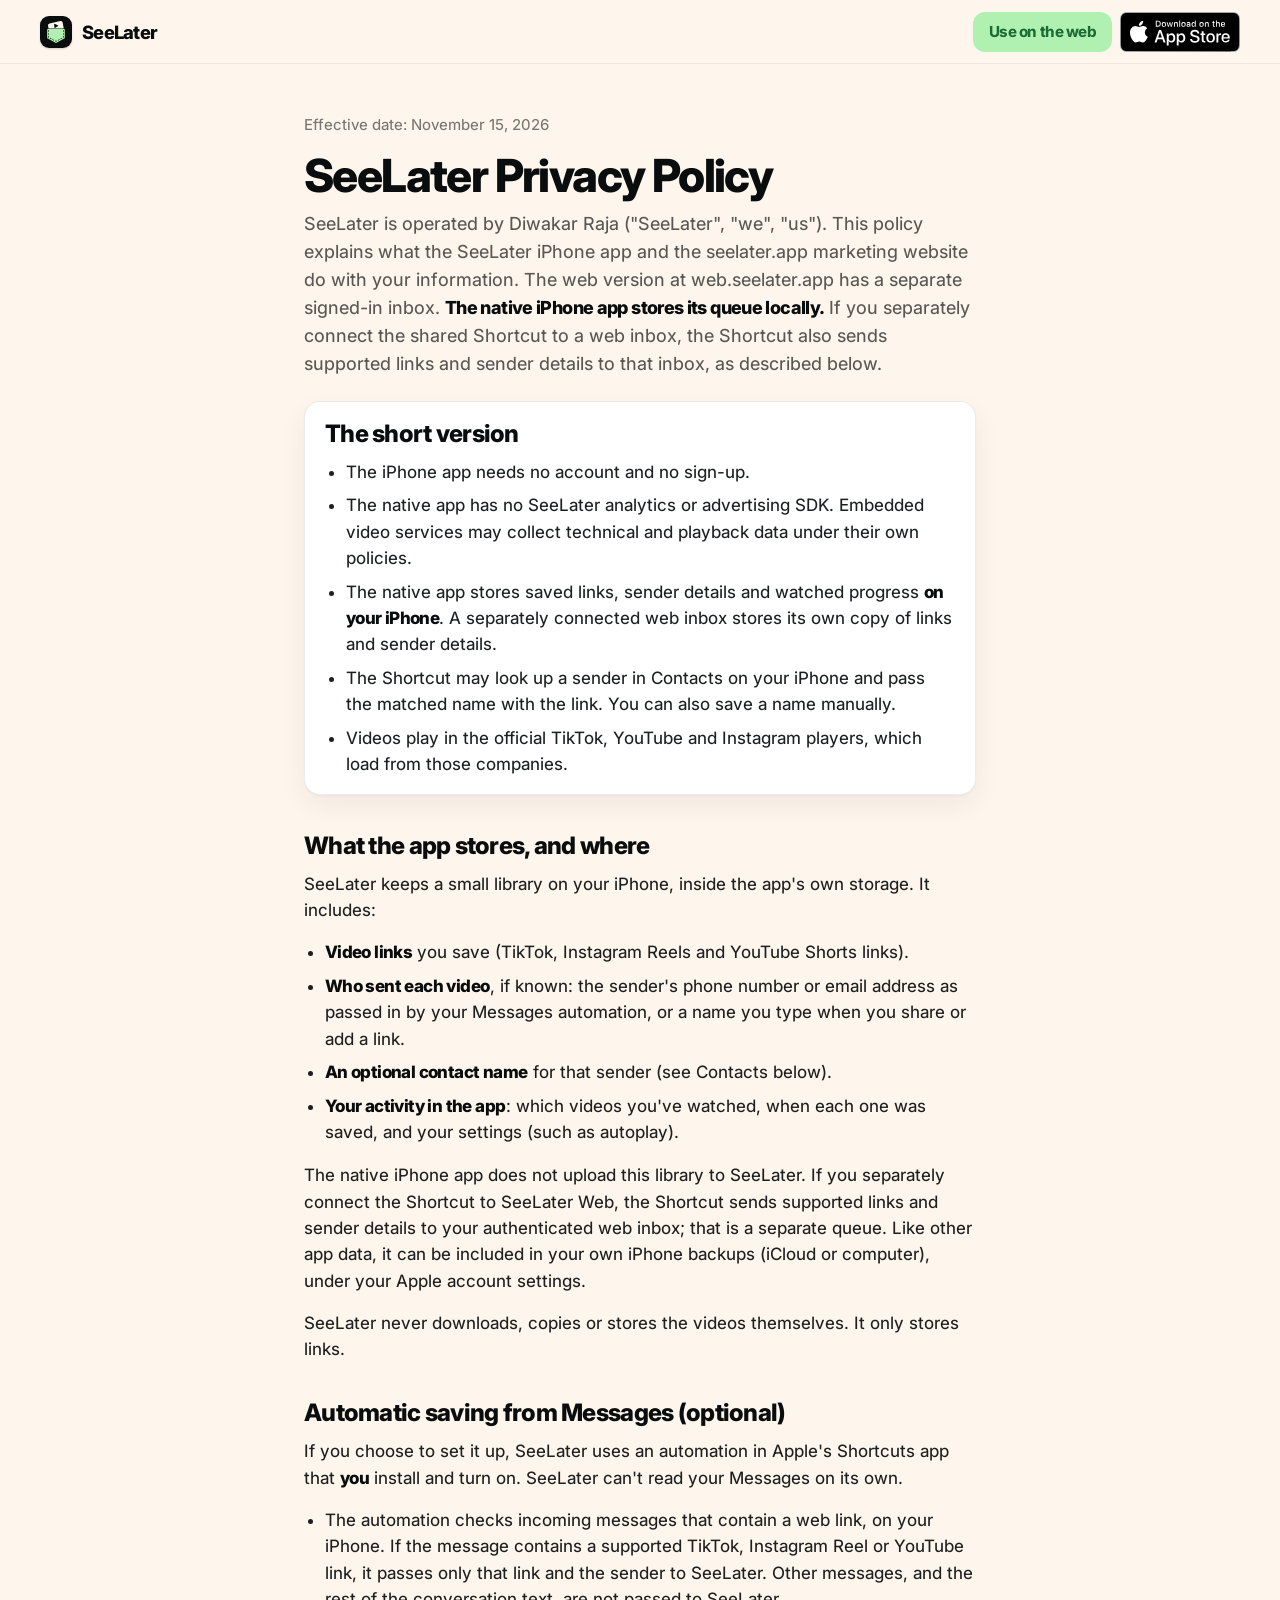
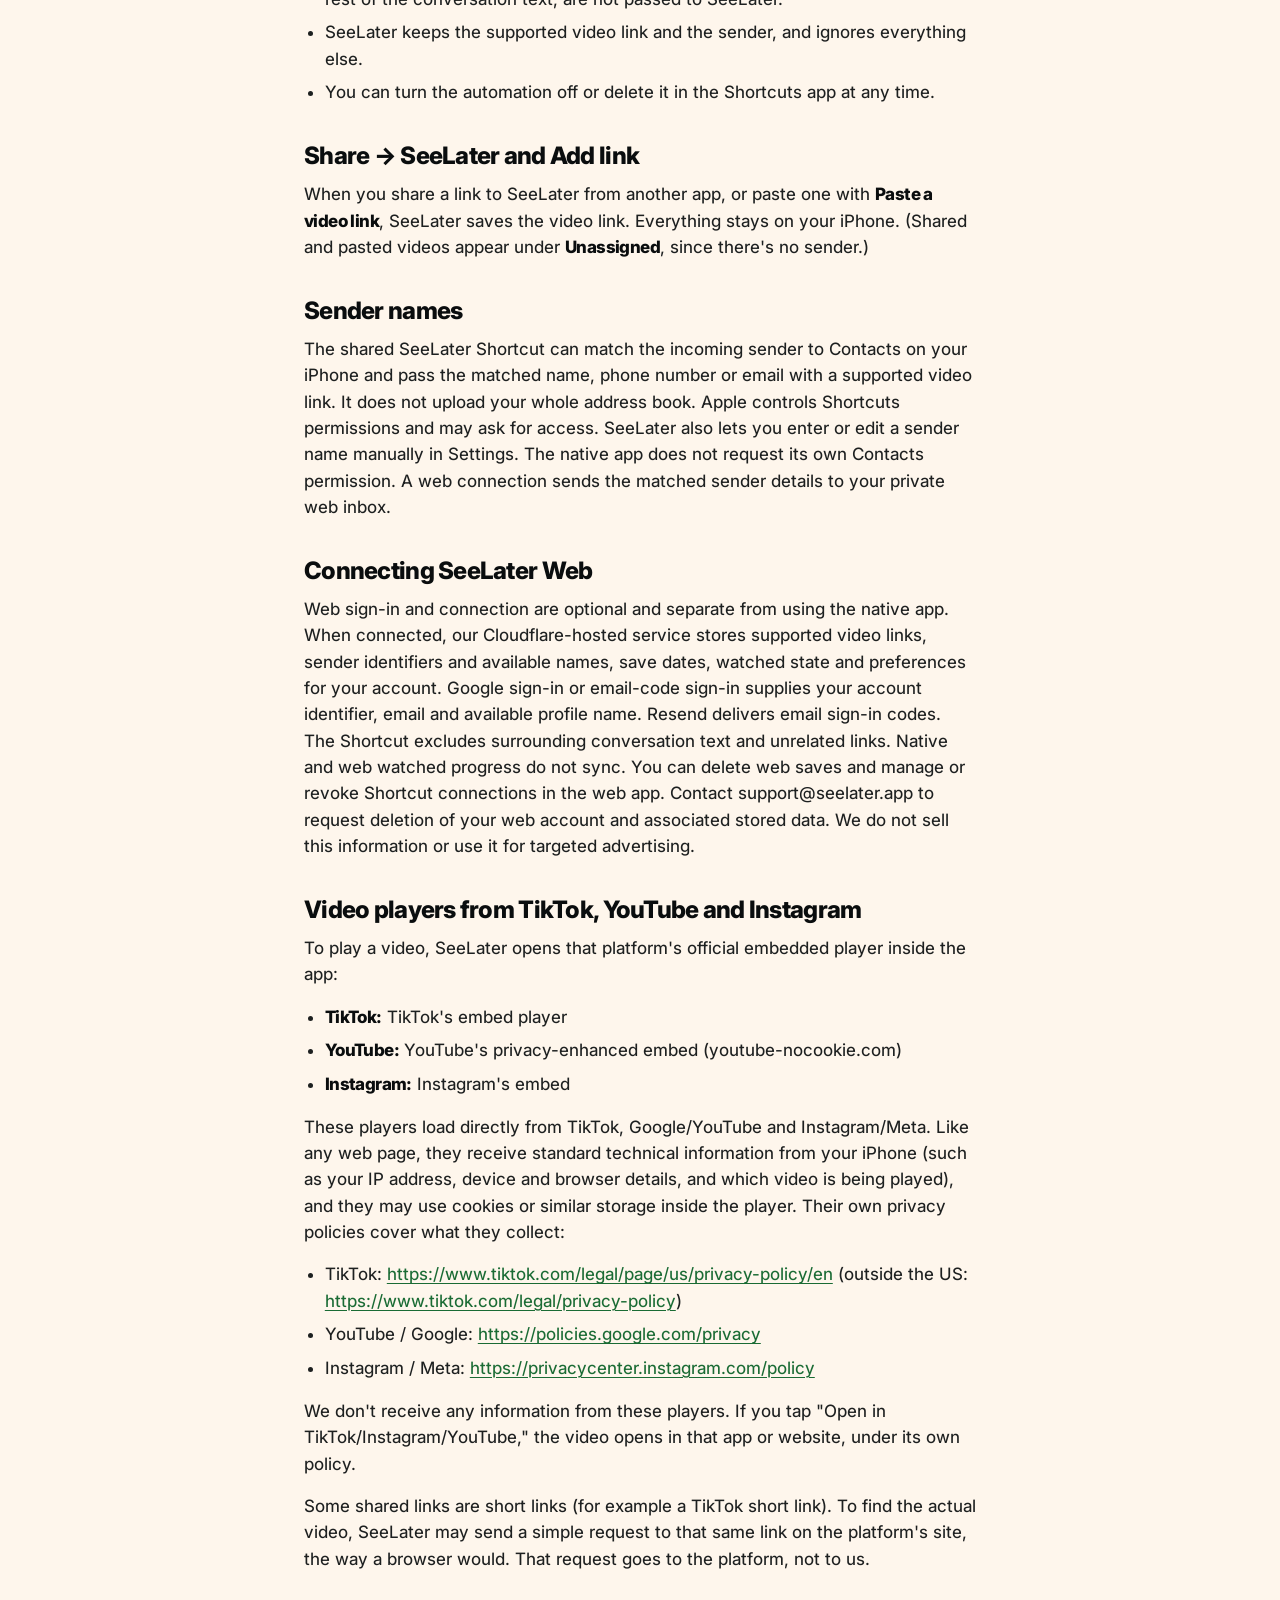
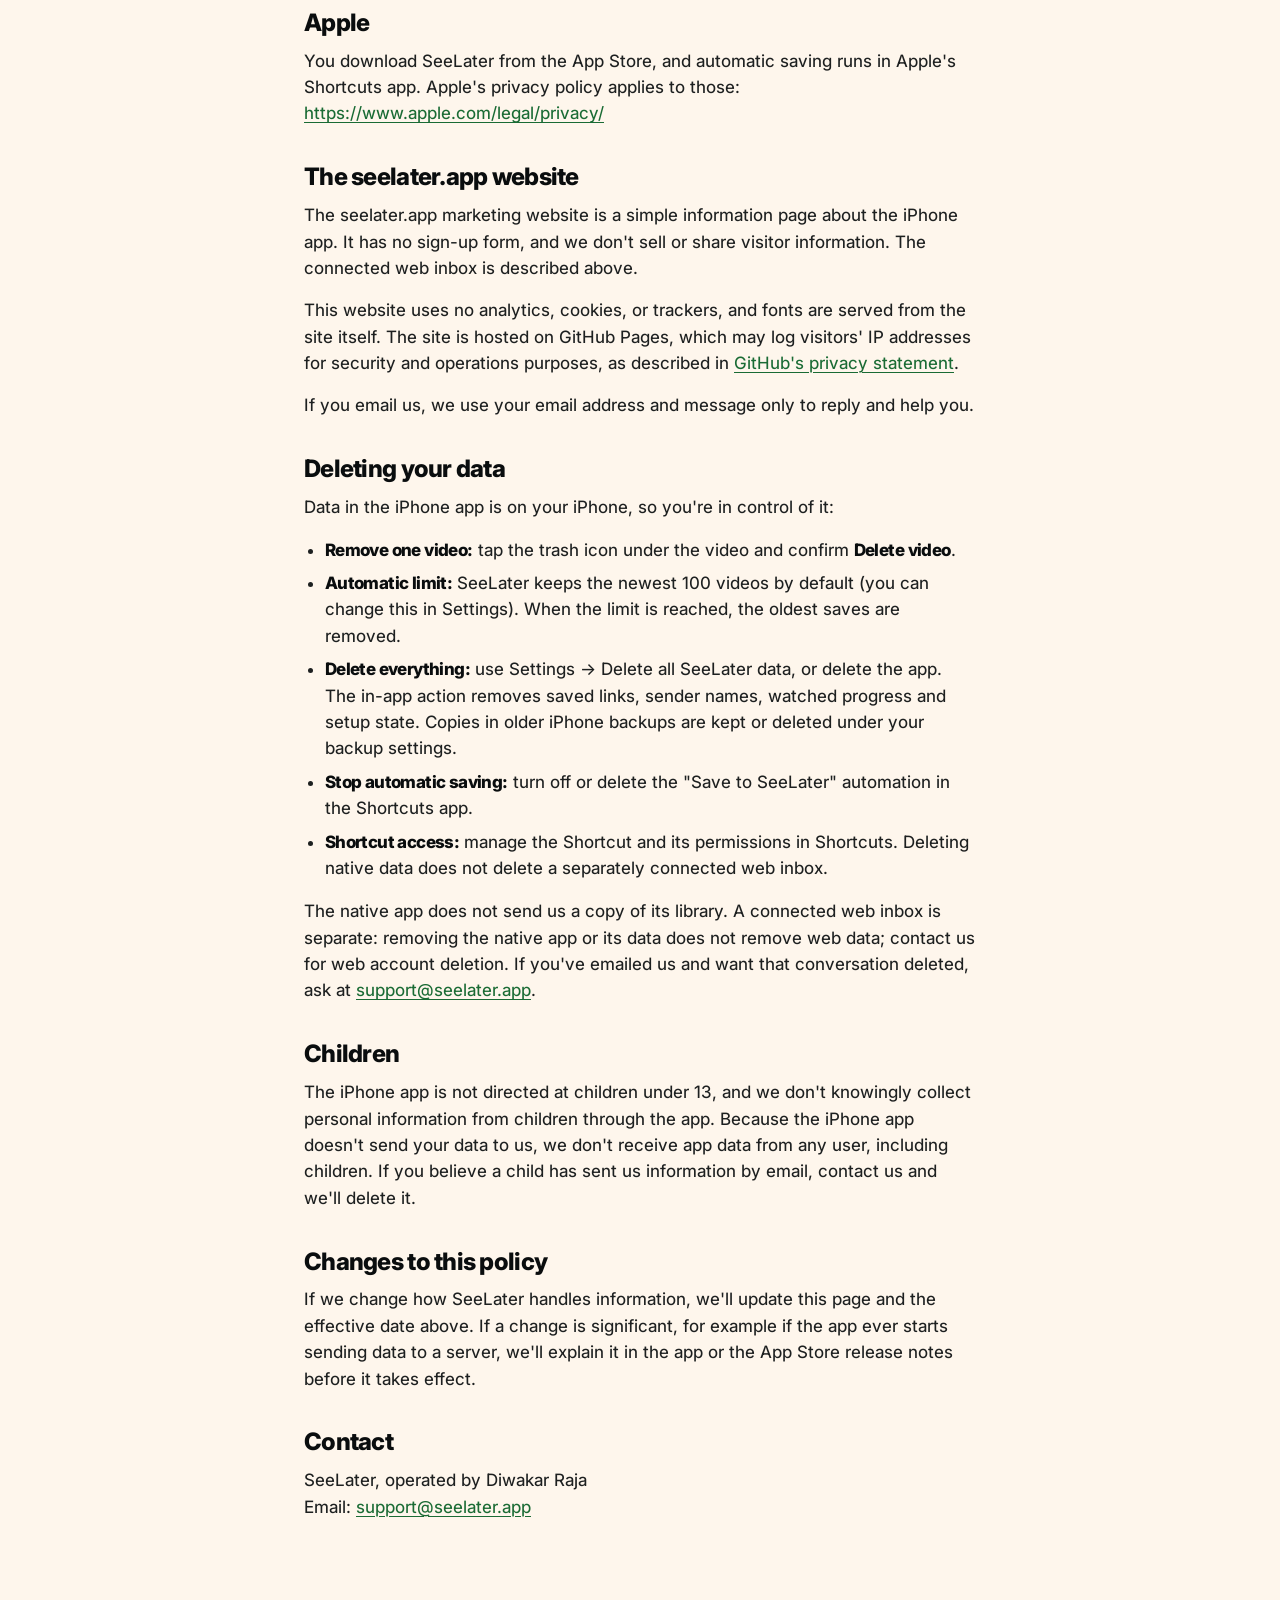
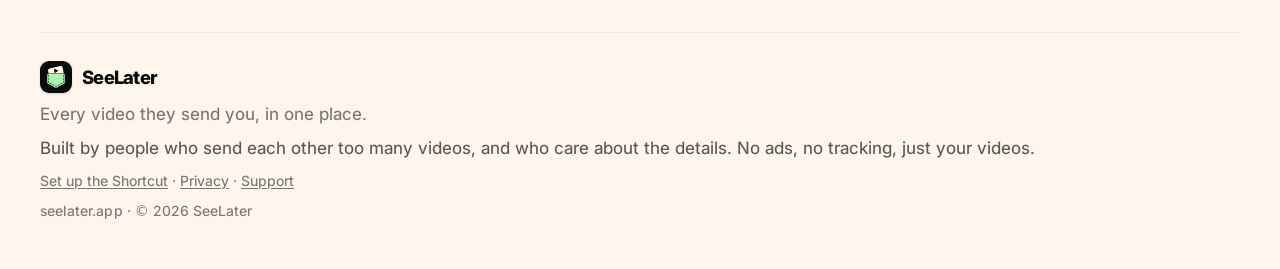
<file: privacy/index.html>
<!DOCTYPE html>
<html lang="en">
<head>
  <meta charset="utf-8">
  <meta name="viewport" content="width=device-width, initial-scale=1">
  <title>Privacy Policy — SeeLater</title>
  <meta name="description" content="Privacy policy for the SeeLater iPhone app and the seelater.app marketing site. The iPhone app keeps your saved videos on your iPhone.">
  <meta name="theme-color" content="#FEF6EC">
  <link rel="canonical" href="https://seelater.app/privacy/">
  <link rel="icon" href="/favicon.ico" sizes="any">
  <link rel="icon" type="image/png" sizes="32x32" href="/assets/img/favicon-32.png">
  <link rel="apple-touch-icon" href="/assets/img/apple-touch-icon.png">
  <meta property="og:type" content="website">
  <meta property="og:site_name" content="SeeLater">
  <meta property="og:locale" content="en_US">
  <meta property="og:title" content="Privacy Policy — SeeLater">
  <meta property="og:description" content="Privacy policy for the SeeLater iPhone app and the seelater.app marketing site. The iPhone app keeps your saved videos on your iPhone.">
  <meta property="og:url" content="https://seelater.app/privacy/">
  <meta property="og:image" content="https://seelater.app/assets/img/og.png">
  <meta property="og:image:width" content="1200">
  <meta property="og:image:height" content="630">
  <meta property="og:image:type" content="image/png">
  <meta property="og:image:alt" content="SeeLater: all the videos they send you, in one scroll. A phone showing the SeeLater feed.">
  <meta name="twitter:card" content="summary_large_image">
  <meta name="twitter:title" content="Privacy Policy — SeeLater">
  <meta name="twitter:description" content="Privacy policy for the SeeLater iPhone app and the seelater.app marketing site. The iPhone app keeps your saved videos on your iPhone.">
  <meta name="twitter:image" content="https://seelater.app/assets/img/og.png">
  <meta name="twitter:image:alt" content="SeeLater: all the videos they send you, in one scroll. A phone showing the SeeLater feed.">
  <link rel="stylesheet" href="/assets/styles.css">
  <link rel="stylesheet" href="/assets/pages.css">
  <script type="application/ld+json">
{
  "@context": "https://schema.org",
  "@graph": [
    {
      "@type": "Organization",
      "@id": "https://seelater.app/#organization",
      "name": "SeeLater",
      "url": "https://seelater.app/",
      "email": "support@seelater.app",
      "founder": {
        "@type": "Person",
        "name": "Diwakar Raja"
      }
    },
    {
      "@type": "WebPage",
      "@id": "https://seelater.app/privacy/#webpage",
      "url": "https://seelater.app/privacy/",
      "name": "Privacy Policy — SeeLater",
      "description": "Privacy policy for the SeeLater iPhone app and the seelater.app marketing site. The iPhone app keeps your saved videos on your iPhone.",
      "isPartOf": {
        "@id": "https://seelater.app/#website",
        "url": "https://seelater.app/",
        "@type": "WebSite",
        "name": "SeeLater"
      },
      "publisher": {
        "@id": "https://seelater.app/#organization"
      }
    }
  ]
}
  </script>
</head>
<body>
  <a class="skip" href="#main">Skip to content</a>

  <header class="nav">
    <a class="brand" href="/">
      <img src="/assets/img/icon.svg" width="32" height="32" alt="">
      <span>SeeLater</span>
    </a>
    <div class="nav-end">
      <a class="web-cta nav-web-cta" href="https://web.seelater.app">
        <span class="nav-link-short">Web</span>
        <span class="nav-link-full">Use on the web</span>
      </a>
      <!-- TODO: replace href="#" with the App Store URL once the listing is live. -->
      <a class="store-badge store-badge-nav" href="#">
        <img src="/assets/img/download-on-the-app-store.svg" width="120" height="40" alt="Download on the App Store">
      </a>
    </div>
  </header>

  <main id="main" class="page">
    <p class="page-date">Effective date: November 15, 2026</p>
    <h1 class="page-title">SeeLater Privacy Policy</h1>
    <p class="page-lede">SeeLater is operated by Diwakar Raja ("SeeLater", "we", "us"). This policy explains what the SeeLater iPhone app and the seelater.app marketing website do with your information. The web version at web.seelater.app has a separate signed-in inbox. <strong>The native iPhone app stores its queue locally.</strong> If you separately connect the shared Shortcut to a web inbox, the Shortcut also sends supported links and sender details to that inbox, as described below.</p>

    <div class="callout">
      <h2>The short version</h2>
      <ul>
        <li>The iPhone app needs no account and no sign-up.</li>
        <li>The native app has no SeeLater analytics or advertising SDK. Embedded video services may collect technical and playback data under their own policies.</li>
        <li>The native app stores saved links, sender details and watched progress <strong>on your iPhone</strong>. A separately connected web inbox stores its own copy of links and sender details.</li>
        <li>The Shortcut may look up a sender in Contacts on your iPhone and pass the matched name with the link. You can also save a name manually.</li>
        <li>Videos play in the official TikTok, YouTube and Instagram players, which load from those companies.</li>
      </ul>
    </div>

    <h2>What the app stores, and where</h2>
    <p>SeeLater keeps a small library on your iPhone, inside the app's own storage. It includes:</p>
    <ul>
      <li><strong>Video links</strong> you save (TikTok, Instagram Reels and YouTube Shorts links).</li>
      <li><strong>Who sent each video</strong>, if known: the sender's phone number or email address as passed in by your Messages automation, or a name you type when you share or add a link.</li>
      <li><strong>An optional contact name</strong> for that sender (see Contacts below).</li>
      <li><strong>Your activity in the app</strong>: which videos you've watched, when each one was saved, and your settings (such as autoplay).</li>
    </ul>
    <p>The native iPhone app does not upload this library to SeeLater. If you separately connect the Shortcut to SeeLater Web, the Shortcut sends supported links and sender details to your authenticated web inbox; that is a separate queue. Like other app data, it can be included in your own iPhone backups (iCloud or computer), under your Apple account settings.</p>
    <p>SeeLater never downloads, copies or stores the videos themselves. It only stores links.</p>

    <h2>Automatic saving from Messages (optional)</h2>
    <p>If you choose to set it up, SeeLater uses an automation in Apple's Shortcuts app that <strong>you</strong> install and turn on. SeeLater can't read your Messages on its own.</p>
    <ul>
      <li>The automation checks incoming messages that contain a web link, on your iPhone. If the message contains a supported TikTok, Instagram Reel or YouTube link, it passes only that link and the sender to SeeLater. Other messages, and the rest of the conversation text, are not passed to SeeLater.</li>
      <li>SeeLater keeps the supported video link and the sender, and ignores everything else.</li>
      <li>You can turn the automation off or delete it in the Shortcuts app at any time.</li>
    </ul>

    <h2>Share → SeeLater and Add link</h2>
    <p>When you share a link to SeeLater from another app, or paste one with <strong>Paste a video link</strong>, SeeLater saves the video link. Everything stays on your iPhone. (Shared and pasted videos appear under <strong>Unassigned</strong>, since there's no sender.)</p>

    <h2>Sender names</h2>
    <p>The shared SeeLater Shortcut can match the incoming sender to Contacts on your iPhone and pass the matched name, phone number or email with a supported video link. It does not upload your whole address book. Apple controls Shortcuts permissions and may ask for access. SeeLater also lets you enter or edit a sender name manually in Settings. The native app does not request its own Contacts permission. A web connection sends the matched sender details to your private web inbox.</p>
    <h2>Connecting SeeLater Web</h2>
    <p>Web sign-in and connection are optional and separate from using the native app. When connected, our Cloudflare-hosted service stores supported video links, sender identifiers and available names, save dates, watched state and preferences for your account. Google sign-in or email-code sign-in supplies your account identifier, email and available profile name. Resend delivers email sign-in codes. The Shortcut excludes surrounding conversation text and unrelated links. Native and web watched progress do not sync. You can delete web saves and manage or revoke Shortcut connections in the web app. Contact support@seelater.app to request deletion of your web account and associated stored data. We do not sell this information or use it for targeted advertising.</p>

    <h2>Video players from TikTok, YouTube and Instagram</h2>
    <p>To play a video, SeeLater opens that platform's official embedded player inside the app:</p>
    <ul>
      <li><strong>TikTok:</strong> TikTok's embed player</li>
      <li><strong>YouTube:</strong> YouTube's privacy-enhanced embed (youtube-nocookie.com)</li>
      <li><strong>Instagram:</strong> Instagram's embed</li>
    </ul>
    <p>These players load directly from TikTok, Google/YouTube and Instagram/Meta. Like any web page, they receive standard technical information from your iPhone (such as your IP address, device and browser details, and which video is being played), and they may use cookies or similar storage inside the player. Their own privacy policies cover what they collect:</p>
    <ul>
      <li>TikTok: <a href="https://www.tiktok.com/legal/page/us/privacy-policy/en">https://www.tiktok.com/legal/page/us/privacy-policy/en</a> (outside the US: <a href="https://www.tiktok.com/legal/privacy-policy">https://www.tiktok.com/legal/privacy-policy</a>)</li>
      <li>YouTube / Google: <a href="https://policies.google.com/privacy">https://policies.google.com/privacy</a></li>
      <li>Instagram / Meta: <a href="https://privacycenter.instagram.com/policy">https://privacycenter.instagram.com/policy</a></li>
    </ul>
    <p>We don't receive any information from these players. If you tap "Open in TikTok/Instagram/YouTube," the video opens in that app or website, under its own policy.</p>
    <p>Some shared links are short links (for example a TikTok short link). To find the actual video, SeeLater may send a simple request to that same link on the platform's site, the way a browser would. That request goes to the platform, not to us.</p>

    <h2>Apple</h2>
    <p>You download SeeLater from the App Store, and automatic saving runs in Apple's Shortcuts app. Apple's privacy policy applies to those: <a href="https://www.apple.com/legal/privacy/">https://www.apple.com/legal/privacy/</a></p>

    <h2>The seelater.app website</h2>
    <p>The seelater.app marketing website is a simple information page about the iPhone app. It has no sign-up form, and we don't sell or share visitor information. The connected web inbox is described above.</p>
    <p>This website uses no analytics, cookies, or trackers, and fonts are served from the site itself. The site is hosted on GitHub Pages, which may log visitors' IP addresses for security and operations purposes, as described in <a href="https://docs.github.com/en/site-policy/privacy-policies/github-general-privacy-statement">GitHub's privacy statement</a>.</p>
    <p>If you email us, we use your email address and message only to reply and help you.</p>

    <h2>Deleting your data</h2>
    <p>Data in the iPhone app is on your iPhone, so you're in control of it:</p>
    <ul>
      <li><strong>Remove one video:</strong> tap the trash icon under the video and confirm <strong>Delete video</strong>.</li>
      <li><strong>Automatic limit:</strong> SeeLater keeps the newest 100 videos by default (you can change this in Settings). When the limit is reached, the oldest saves are removed.</li>
      <li><strong>Delete everything:</strong> use Settings → Delete all SeeLater data, or delete the app. The in-app action removes saved links, sender names, watched progress and setup state. Copies in older iPhone backups are kept or deleted under your backup settings.</li>
      <li><strong>Stop automatic saving:</strong> turn off or delete the "Save to SeeLater" automation in the Shortcuts app.</li>
      <li><strong>Shortcut access:</strong> manage the Shortcut and its permissions in Shortcuts. Deleting native data does not delete a separately connected web inbox.</li>
    </ul>
    <p>The native app does not send us a copy of its library. A connected web inbox is separate: removing the native app or its data does not remove web data; contact us for web account deletion. If you've emailed us and want that conversation deleted, ask at <a href="mailto:support@seelater.app">support@seelater.app</a>.</p>

    <h2>Children</h2>
    <p>The iPhone app is not directed at children under 13, and we don't knowingly collect personal information from children through the app. Because the iPhone app doesn't send your data to us, we don't receive app data from any user, including children. If you believe a child has sent us information by email, contact us and we'll delete it.</p>

    <h2>Changes to this policy</h2>
    <p>If we change how SeeLater handles information, we'll update this page and the effective date above. If a change is significant, for example if the app ever starts sending data to a server, we'll explain it in the app or the App Store release notes before it takes effect.</p>

    <h2>Contact</h2>
    <p>SeeLater, operated by Diwakar Raja<br>
    Email: <a href="mailto:support@seelater.app">support@seelater.app</a></p>
  </main>

  <footer class="foot">
    <a class="brand" href="/">
      <img src="/assets/img/icon.svg" width="28" height="28" alt="">
      <span>SeeLater</span>
    </a>
    <p>Every video they send you, in one place.</p>
    <p class="made-by">Built by people who send each other too many videos, and who care about the details. No ads, no tracking, just your videos.</p>
    <p class="legal"><a href="/setup/">Set up the Shortcut</a> · <a href="/privacy">Privacy</a> · <a href="/support">Support</a></p>
    <p class="legal"><span>seelater.app</span> · © 2026 SeeLater</p>
  </footer>

  <script src="/assets/web-qr.js" defer></script>
</body>
</html>
</file>
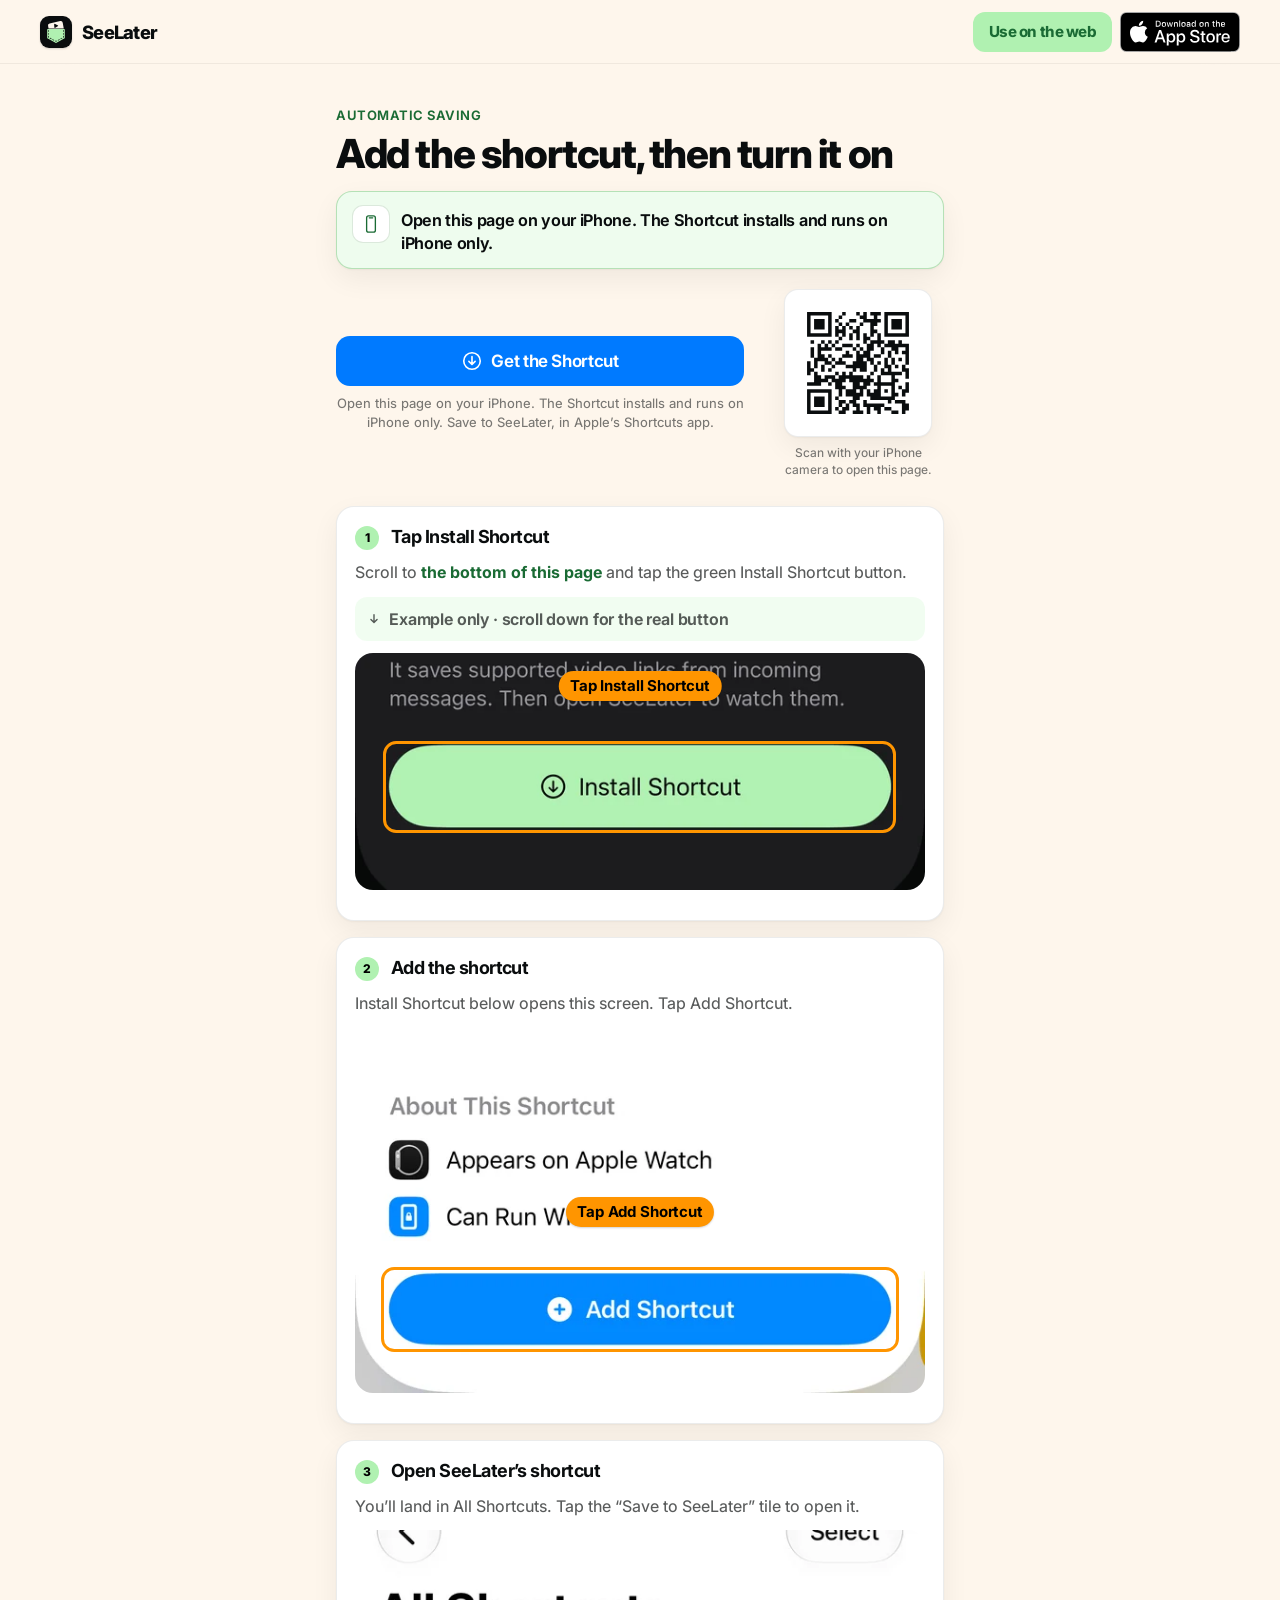
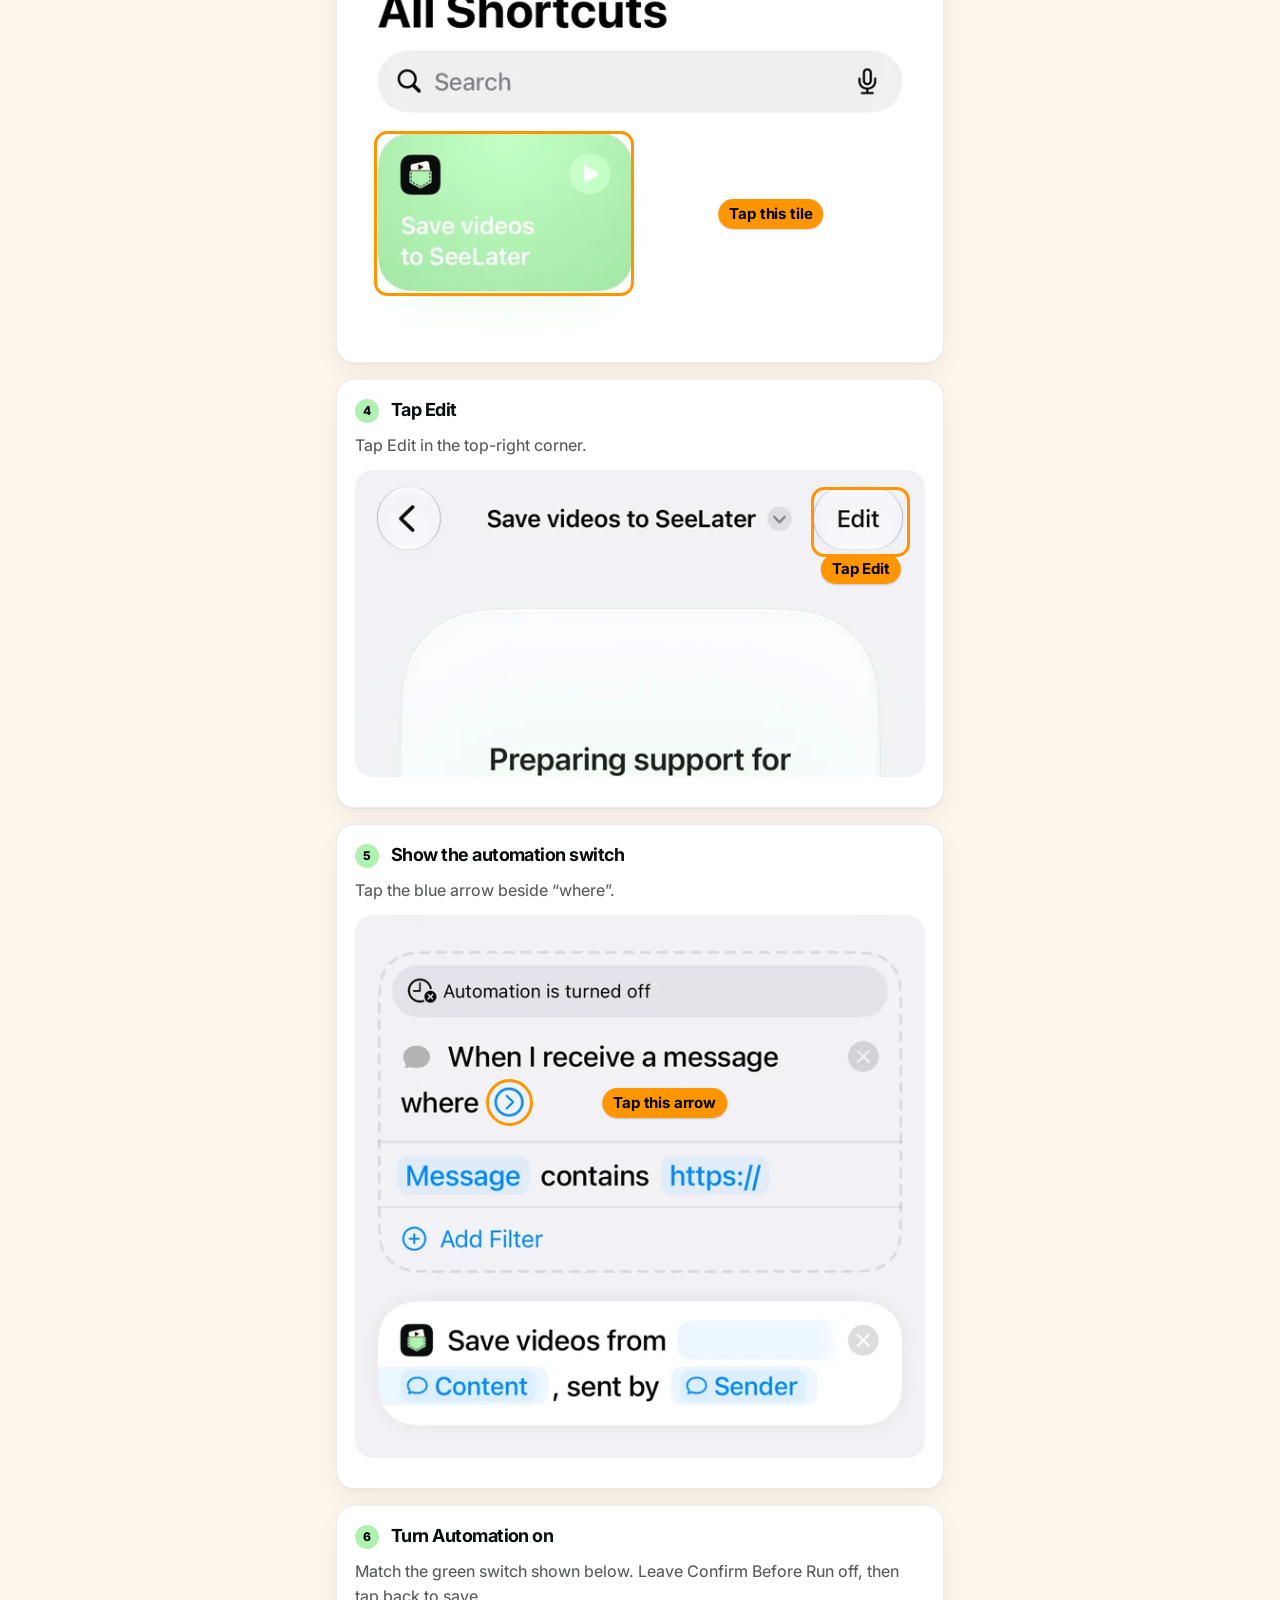
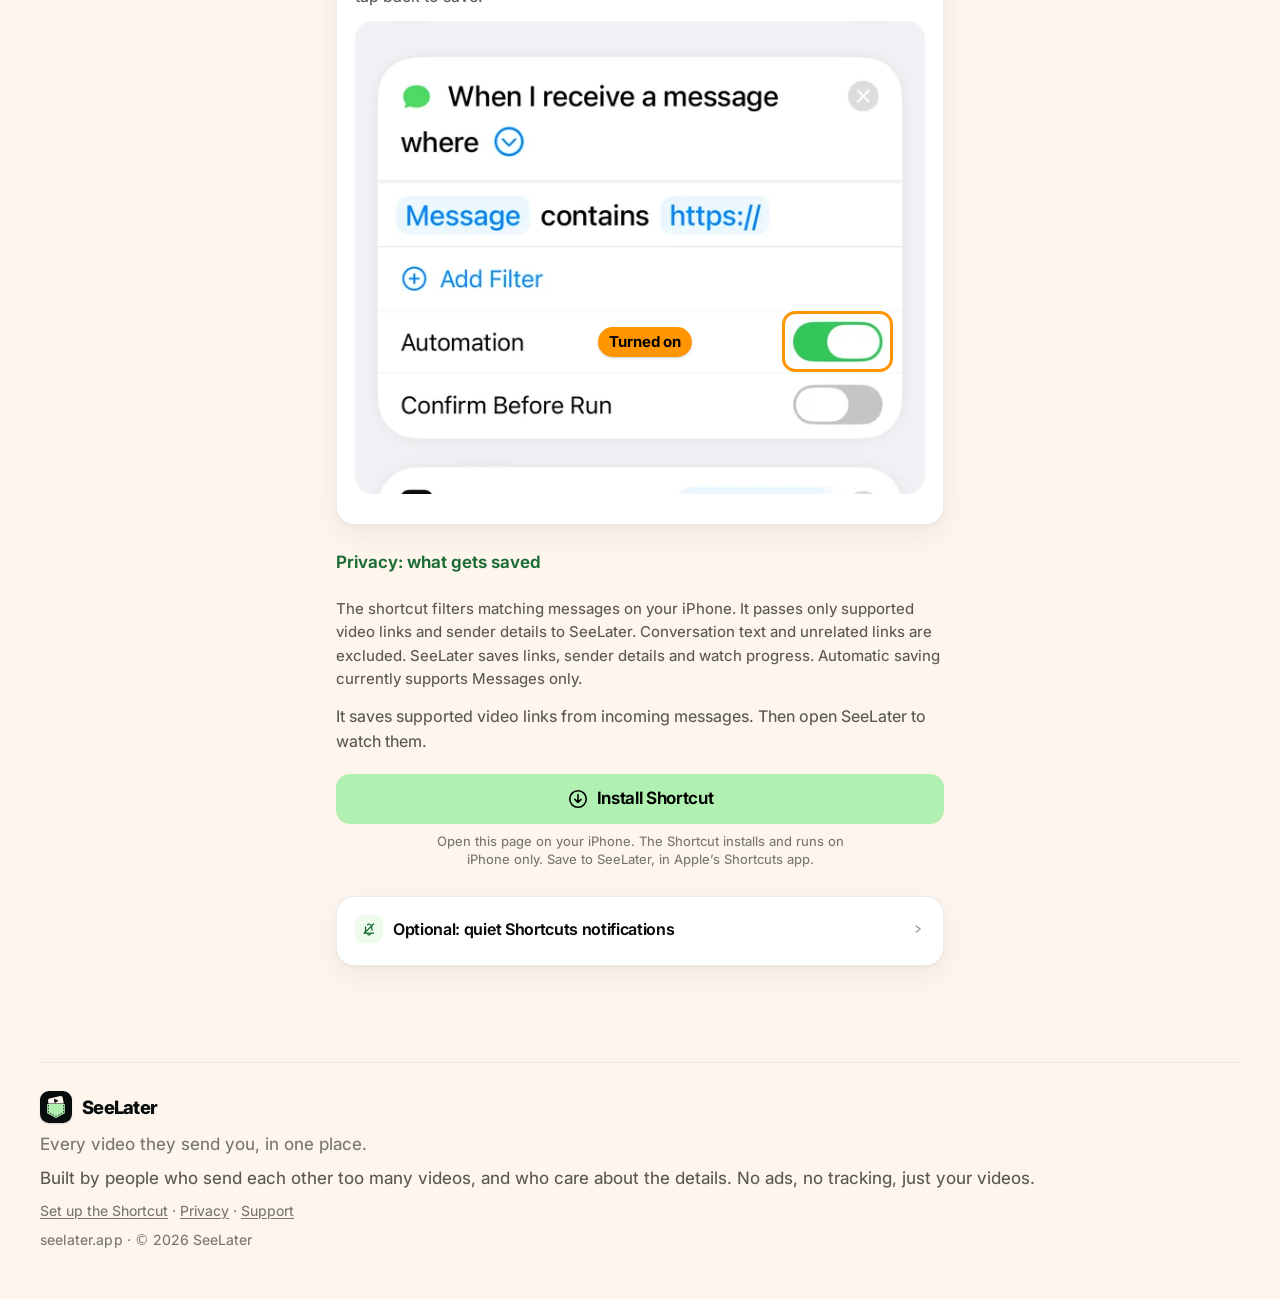
<file: setup/index.html>
<!DOCTYPE html>
<html lang="en">
<head>
  <meta charset="utf-8">
  <meta name="viewport" content="width=device-width, initial-scale=1">
  <title>Set up the Shortcut — SeeLater</title>
  <meta name="description" content="Set up the Save to SeeLater Shortcut so videos people text you are saved automatically.">
  <meta name="theme-color" content="#FEF6EC">
  <link rel="canonical" href="https://seelater.app/setup/">
  <link rel="icon" href="/favicon.ico" sizes="any">
  <link rel="icon" type="image/png" sizes="32x32" href="/assets/img/favicon-32.png">
  <link rel="apple-touch-icon" href="/assets/img/apple-touch-icon.png">
  <meta property="og:type" content="website">
  <meta property="og:site_name" content="SeeLater">
  <meta property="og:locale" content="en_US">
  <meta property="og:title" content="Set up the Shortcut — SeeLater">
  <meta property="og:description" content="Set up the Save to SeeLater Shortcut so videos people text you are saved automatically.">
  <meta property="og:url" content="https://seelater.app/setup/">
  <meta property="og:image" content="https://seelater.app/assets/img/og.png">
  <meta property="og:image:width" content="1200">
  <meta property="og:image:height" content="630">
  <meta property="og:image:type" content="image/png">
  <meta property="og:image:alt" content="SeeLater: all the videos they send you, in one scroll. A phone showing the SeeLater feed.">
  <meta name="twitter:card" content="summary_large_image">
  <meta name="twitter:title" content="Set up the Shortcut — SeeLater">
  <meta name="twitter:description" content="Set up the Save to SeeLater Shortcut so videos people text you are saved automatically.">
  <meta name="twitter:image" content="https://seelater.app/assets/img/og.png">
  <meta name="twitter:image:alt" content="SeeLater: all the videos they send you, in one scroll. A phone showing the SeeLater feed.">
  <link rel="stylesheet" href="/assets/styles.css">
  <link rel="stylesheet" href="/assets/pages.css">
  <link rel="stylesheet" href="/assets/setup.css">
  <script type="application/ld+json">
{
  "@context": "https://schema.org",
  "@graph": [
    {
      "@type": "Organization",
      "@id": "https://seelater.app/#organization",
      "name": "SeeLater",
      "url": "https://seelater.app/",
      "email": "support@seelater.app",
      "founder": {
        "@type": "Person",
        "name": "Diwakar Raja"
      }
    },
    {
      "@type": "WebPage",
      "@id": "https://seelater.app/setup/#webpage",
      "url": "https://seelater.app/setup/",
      "name": "Set up the Shortcut — SeeLater",
      "description": "Set up the Save to SeeLater Shortcut so videos people text you are saved automatically.",
      "isPartOf": {
        "@id": "https://seelater.app/#website",
        "url": "https://seelater.app/",
        "@type": "WebSite",
        "name": "SeeLater"
      },
      "publisher": {
        "@id": "https://seelater.app/#organization"
      }
    }
  ]
}
  </script>
</head>
<body class="setup-page">
  <a class="skip" href="#main">Skip to content</a>

  <header class="nav">
    <a class="brand" href="/">
      <img src="/assets/img/icon.svg" width="32" height="32" alt="">
      <span>SeeLater</span>
    </a>
    <div class="nav-end">
      <a class="web-cta nav-web-cta" href="https://web.seelater.app">
        <span class="nav-link-short">Web</span>
        <span class="nav-link-full">Use on the web</span>
      </a>
      <!-- TODO: replace href="#" with the App Store URL once the listing is live. -->
      <a class="store-badge store-badge-nav" href="#">
        <img src="/assets/img/download-on-the-app-store.svg" width="120" height="40" alt="Download on the App Store">
      </a>
    </div>
  </header>

  <main id="main" class="setup">
    <p class="setup-kicker">Automatic saving</p>
    <h1 class="setup-title">Add the shortcut, then turn it on</h1>

    <aside class="setup-iphone-note" role="note">
      <span class="setup-iphone-icon" aria-hidden="true"><svg viewBox="0 0 24 24" width="20" height="20" aria-hidden="true">
        <rect x="6.75" y="2.25" width="10.5" height="19.5" rx="2.4" fill="none" stroke="currentColor" stroke-width="1.6"/>
        <rect x="9.2" y="3.9" width="5.6" height="1.4" rx="0.7" fill="currentColor"/>
      </svg></span>
      <p>Open this page on your iPhone. The Shortcut installs and runs on iPhone only.</p>
    </aside>

    <div class="setup-lead-row">
      <div class="setup-actions-top">
        <a class="setup-btn setup-btn-get" href="https://www.icloud.com/shortcuts/25825111d3994f39a32688ede52a3c78">
          <svg viewBox="0 0 24 24" width="22" height="22" aria-hidden="true">
          <circle cx="12" cy="12" r="9" fill="none" stroke="currentColor" stroke-width="1.75"/>
          <path d="M12 7.25v7.5M8.6 12.4 12 15.8l3.4-3.4" fill="none" stroke="currentColor" stroke-width="1.75" stroke-linecap="round" stroke-linejoin="round"/>
        </svg>
          Get the Shortcut
        </a>
        <p class="setup-btn-note">Open this page on your iPhone. The Shortcut installs and runs on iPhone only. Save to SeeLater, in Apple’s Shortcuts app.</p>
      </div>
      <figure class="setup-qr">
        <img src="/assets/setup/qr-setup.svg" width="160" height="160" alt="QR code that opens https://seelater.app/setup/">
        <figcaption>Scan with your iPhone camera to open this page.</figcaption>
      </figure>
    </div>

    <article class="setup-step" id="step-1">
      <h2 class="setup-step-title"><span class="step-badge" aria-hidden="true">1</span><span class="step-num">1. </span>Tap Install Shortcut</h2>
      <p>Scroll to <span class="setup-emphasize">the bottom of this page</span> and tap the green Install Shortcut button.</p>
      <p class="setup-example"><svg viewBox="0 0 16 16" width="14" height="14" aria-hidden="true">
            <path d="M8 3v8M4.5 8.5 8 12l3.5-3.5" fill="none" stroke="currentColor" stroke-width="1.6" stroke-linecap="round" stroke-linejoin="round"/>
          </svg> Example only · scroll down for the real button</p>
        <figure class="shot" style="--cw:1206;--ch:500;--hx:60;--hy:185;--hw:1085;--hh:195;--lx:603;--ly:70;--hr:28;">
          <picture>
            <source type="image/webp" srcset="/assets/setup/00-install.webp">
            <img src="/assets/setup/00-install.png" width="600" height="249" alt="Screenshot: Tap Install Shortcut. Scroll to the bottom of this page and tap the green Install Shortcut button. The picture below is an example, not a button." loading="eager">
          </picture>
          <span class="shot-hotspot" aria-hidden="true"></span>
          <span class="shot-callout" aria-hidden="true">Tap Install Shortcut</span>
        </figure>
    </article>

    <article class="setup-step" id="step-2">
      <h2 class="setup-step-title"><span class="step-badge" aria-hidden="true">2</span><span class="step-num">2. </span>Add the shortcut</h2>
      <p>Install Shortcut below opens this screen. Tap Add Shortcut.</p>
        <figure class="shot" style="--cw:1206;--ch:772;--hx:55;--hy:505;--hw:1095;--hh:180;--lx:603;--ly:390;--hr:28;">
          <picture>
            <source type="image/webp" srcset="/assets/setup/01-add.webp">
            <img src="/assets/setup/01-add.png" width="600" height="384" alt="Screenshot: Tap Add Shortcut. Install Shortcut below opens this screen. Tap Add Shortcut." loading="lazy">
          </picture>
          <span class="shot-hotspot" aria-hidden="true"></span>
          <span class="shot-callout" aria-hidden="true">Tap Add Shortcut</span>
        </figure>
    </article>

    <article class="setup-step" id="step-3">
      <h2 class="setup-step-title"><span class="step-badge" aria-hidden="true">3</span><span class="step-num">3. </span>Open SeeLater’s shortcut</h2>
      <p>You’ll land in All Shortcuts. Tap the “Save to SeeLater” tile to open it.</p>
        <figure class="shot" style="--cw:1206;--ch:850;--hx:40;--hy:425;--hw:550;--hh:350;--lx:880;--ly:600;--hr:28;">
          <picture>
            <source type="image/webp" srcset="/assets/setup/04-open.webp">
            <img src="/assets/setup/04-open.png" width="600" height="423" alt="Screenshot: Tap this tile. You’ll land in All Shortcuts. Tap the “Save to SeeLater” tile to open it." loading="lazy">
          </picture>
          <span class="shot-hotspot" aria-hidden="true"></span>
          <span class="shot-callout" aria-hidden="true">Tap this tile</span>
        </figure>
    </article>

    <article class="setup-step" id="step-4">
      <h2 class="setup-step-title"><span class="step-badge" aria-hidden="true">4</span><span class="step-num">4. </span>Tap Edit</h2>
      <p>Tap Edit in the top-right corner.</p>
        <figure class="shot" style="--cw:1206;--ch:650;--hx:965;--hy:35;--hw:210;--hh:150;--lx:1070;--ly:210;--hr:28;">
          <picture>
            <source type="image/webp" srcset="/assets/setup/05-edit.webp">
            <img src="/assets/setup/05-edit.png" width="600" height="323" alt="Screenshot: Tap Edit. Tap Edit in the top-right corner." loading="lazy">
          </picture>
          <span class="shot-hotspot" aria-hidden="true"></span>
          <span class="shot-callout" aria-hidden="true">Tap Edit</span>
        </figure>
    </article>

    <article class="setup-step" id="step-5">
      <h2 class="setup-step-title"><span class="step-badge" aria-hidden="true">5</span><span class="step-num">5. </span>Show the automation switch</h2>
      <p>Tap the blue arrow beside “where”.</p>
        <figure class="shot" style="--cw:1206;--ch:1150;--hx:277;--hy:347;--hw:100;--hh:100;--lx:655;--ly:397;--hr:50;">
          <picture>
            <source type="image/webp" srcset="/assets/setup/02-enable.webp">
            <img src="/assets/setup/02-enable.png" width="600" height="572" alt="Screenshot: Tap this arrow. Tap the blue arrow beside “where”." loading="lazy">
          </picture>
          <span class="shot-hotspot" aria-hidden="true"></span>
          <span class="shot-callout" aria-hidden="true">Tap this arrow</span>
        </figure>
    </article>

    <article class="setup-step" id="step-6">
      <h2 class="setup-step-title"><span class="step-badge" aria-hidden="true">6</span><span class="step-num">6. </span>Turn Automation on</h2>
      <p>Match the green switch shown below. Leave Confirm Before Run off, then tap back to save.</p>
        <figure class="shot" style="--cw:1206;--ch:1000;--hx:904;--hy:614;--hw:234;--hh:128;--lx:614;--ly:678;--hr:28;">
          <picture>
            <source type="image/webp" srcset="/assets/setup/03-ready.webp">
            <img src="/assets/setup/03-ready.png" width="600" height="498" alt="Screenshot: Turned on. Match the green switch shown below. Leave Confirm Before Run off, then tap back to save." loading="lazy">
          </picture>
          <span class="shot-hotspot" aria-hidden="true"></span>
          <span class="shot-callout" aria-hidden="true">Turned on</span>
        </figure>
    </article>

    <a class="setup-privacy" href="/privacy">Privacy: what gets saved</a>
    <p class="setup-note">The shortcut filters matching messages on your iPhone. It passes only supported video links and sender details to SeeLater. Conversation text and unrelated links are excluded. SeeLater saves links, sender details and watch progress. Automatic saving currently supports Messages only.</p>
    <p class="setup-follow">It saves supported video links from incoming messages. Then open SeeLater to watch them.</p>

      <div class="setup-actions-bottom" id="install">
        <a class="setup-btn setup-btn-install" href="https://www.icloud.com/shortcuts/25825111d3994f39a32688ede52a3c78">
          <svg viewBox="0 0 24 24" width="22" height="22" aria-hidden="true">
          <circle cx="12" cy="12" r="9" fill="none" stroke="currentColor" stroke-width="1.75"/>
          <path d="M12 7.25v7.5M8.6 12.4 12 15.8l3.4-3.4" fill="none" stroke="currentColor" stroke-width="1.75" stroke-linecap="round" stroke-linejoin="round"/>
        </svg>
          Install Shortcut
        </a>
        <p class="setup-btn-note">Open this page on your iPhone. The Shortcut installs and runs on iPhone only. Save to SeeLater, in Apple’s Shortcuts app.</p>
      </div>

    <details class="setup-optional">
      <summary>
        <span class="opt-icon"><svg viewBox="0 0 20 20" width="16" height="16" aria-hidden="true">
          <path d="M4.2 15.2 15.8 3.6" fill="none" stroke="currentColor" stroke-width="1.7" stroke-linecap="round"/>
          <path d="M8.1 4.55A3.4 3.4 0 0 1 13.4 7.4v2.1c0 .7.2 1.38.58 1.97M15.7 15.2H4.15c.9-.7 1.55-1.7 1.55-3.1V8.15c0-.22.02-.43.05-.64" fill="none" stroke="currentColor" stroke-width="1.6" stroke-linecap="round" stroke-linejoin="round"/>
          <path d="M8.4 16.15a1.7 1.7 0 0 0 3.2 0" fill="none" stroke="currentColor" stroke-width="1.6" stroke-linecap="round"/>
        </svg></span>
        Optional: quiet Shortcuts notifications
        <svg class="opt-chevron" viewBox="0 0 16 16" width="14" height="14" aria-hidden="true">
          <path d="M6 4.5 10.5 8 6 11.5" fill="none" stroke="currentColor" stroke-width="1.6" stroke-linecap="round" stroke-linejoin="round"/>
        </svg>
      </summary>
      <div class="setup-optional-body">
        <p>Shortcuts may show an alert each time a video is saved. If these get annoying, you can hide the alerts. Keep Allow Notifications on for automatic saving.</p>

        <div class="notify-step">
          <span class="step-badge" aria-hidden="true">1</span>
          <p>Open Settings → Screen Time.</p>
        </div>

        <div class="notify-step">
          <span class="step-badge" aria-hidden="true">2</span>
          <p>Tap See All App &amp; Website Activity. Choose Week and scroll down to Notifications.</p>
        </div>
        <figure class="shot" style="--cw:650;--ch:160;--hx:15;--hy:58;--hw:625;--hh:78;--lx:273;--ly:30;--hr:18;">
          <picture>
            <source type="image/webp" srcset="/assets/setup/notify-activity.webp">
            <img src="/assets/setup/notify-activity.png" width="600" height="148" alt="Screenshot: Tap here" loading="lazy">
          </picture>
          <span class="shot-hotspot" aria-hidden="true"></span>
          <span class="shot-callout shot-callout-sm" aria-hidden="true">Tap here</span>
        </figure>
        <figure class="shot" style="--cw:650;--ch:140;--hx:35;--hy:30;--hw:290;--hh:55;--lx:474.5;--ly:57.5;--hr:18;">
          <picture>
            <source type="image/webp" srcset="/assets/setup/notify-week.webp">
            <img src="/assets/setup/notify-week.png" width="600" height="129" alt="Screenshot: Choose Week" loading="lazy">
          </picture>
          <span class="shot-hotspot" aria-hidden="true"></span>
          <span class="shot-callout shot-callout-sm" aria-hidden="true">Choose Week</span>
        </figure>

        <div class="notify-step">
          <span class="step-badge" aria-hidden="true">3</span>
          <p>Under Notifications, tap Show More until you see Shortcuts.</p>
        </div>
        <figure class="shot" style="--cw:650;--ch:145;--hx:30;--hy:38;--hw:170;--hh:62;--lx:474.5;--ly:69;--hr:18;">
          <picture>
            <source type="image/webp" srcset="/assets/setup/notify-more.webp">
            <img src="/assets/setup/notify-more.png" width="600" height="134" alt="Screenshot: Tap Show More" loading="lazy">
          </picture>
          <span class="shot-hotspot" aria-hidden="true"></span>
          <span class="shot-callout shot-callout-sm" aria-hidden="true">Tap Show More</span>
        </figure>

        <div class="notify-step">
          <span class="step-badge" aria-hidden="true">4</span>
          <p>Tap Shortcuts.</p>
        </div>
        <figure class="shot" style="--cw:650;--ch:145;--hx:15;--hy:40;--hw:615;--hh:90;--lx:273;--ly:12;--hr:18;">
          <picture>
            <source type="image/webp" srcset="/assets/setup/notify-shortcuts.webp">
            <img src="/assets/setup/notify-shortcuts.png" width="600" height="134" alt="Screenshot: Tap Shortcuts" loading="lazy">
          </picture>
          <span class="shot-hotspot" aria-hidden="true"></span>
          <span class="shot-callout shot-callout-sm" aria-hidden="true">Tap Shortcuts</span>
        </figure>
        <p class="notify-hint">Can’t tap Shortcuts? Use the arrows at the top to switch to last week, then back to this week. Try Shortcuts again.</p>

        <div class="notify-step">
          <span class="step-badge" aria-hidden="true">5</span>
          <p>Leave Allow Notifications on. Keep the switch green.</p>
        </div>
        <figure class="shot" style="--cw:650;--ch:230;--hx:500;--hy:135;--hw:120;--hh:65;--lx:430;--ly:167.5;--hr:18;">
          <picture>
            <source type="image/webp" srcset="/assets/setup/notify-silent-allow.webp">
            <img src="/assets/setup/notify-silent-allow.png" width="600" height="212" alt="Screenshot: Keep on" loading="lazy">
          </picture>
          <span class="shot-hotspot" aria-hidden="true"></span>
          <span class="shot-callout shot-callout-sm" aria-hidden="true">Keep on</span>
        </figure>

        <div class="notify-step">
          <span class="step-badge" aria-hidden="true">6</span>
          <p>Turn off all three alert types: Lock Screen, Notification Center, and Banners. All three circles should be empty.</p>
        </div>
        <figure class="shot" style="--cw:650;--ch:315;--hx:70;--hy:55;--hw:500;--hh:245;--lx:273;--ly:27;--hr:18;">
          <picture>
            <source type="image/webp" srcset="/assets/setup/notify-silent-alerts.webp">
            <img src="/assets/setup/notify-silent-alerts.png" width="600" height="291" alt="Screenshot: All three off" loading="lazy">
          </picture>
          <span class="shot-hotspot" aria-hidden="true"></span>
          <span class="shot-callout shot-callout-sm" aria-hidden="true">All three off</span>
        </figure>

        <div class="notify-step">
          <span class="step-badge" aria-hidden="true">7</span>
          <p>Turn Sounds and Show on Mac off. Leave Announce Notifications off too.</p>
        </div>
        <figure class="shot" style="--cw:650;--ch:195;--hx:500;--hy:20;--hw:120;--hh:145;--lx:273;--ly:92.5;--hr:18;">
          <picture>
            <source type="image/webp" srcset="/assets/setup/notify-silent-sounds.webp">
            <img src="/assets/setup/notify-silent-sounds.png" width="600" height="180" alt="Screenshot: Both off" loading="lazy">
          </picture>
          <span class="shot-hotspot" aria-hidden="true"></span>
          <span class="shot-callout shot-callout-sm" aria-hidden="true">Both off</span>
        </figure>

        <p class="notify-close">This silences alerts for all your shortcuts, not just SeeLater. Allow Notifications stays on. You can restore the alerts from the same screen. These steps may vary with your iOS version.</p>
      </div>
    </details>
  </main>

  <footer class="foot">
    <a class="brand" href="/">
      <img src="/assets/img/icon.svg" width="28" height="28" alt="">
      <span>SeeLater</span>
    </a>
    <p>Every video they send you, in one place.</p>
    <p class="made-by">Built by people who send each other too many videos, and who care about the details. No ads, no tracking, just your videos.</p>
    <p class="legal"><a href="/setup/">Set up the Shortcut</a> · <a href="/privacy">Privacy</a> · <a href="/support">Support</a></p>
    <p class="legal"><span>seelater.app</span> · © 2026 SeeLater</p>
  </footer>

  <script src="/assets/web-qr.js" defer></script>
</body>
</html>
</file>
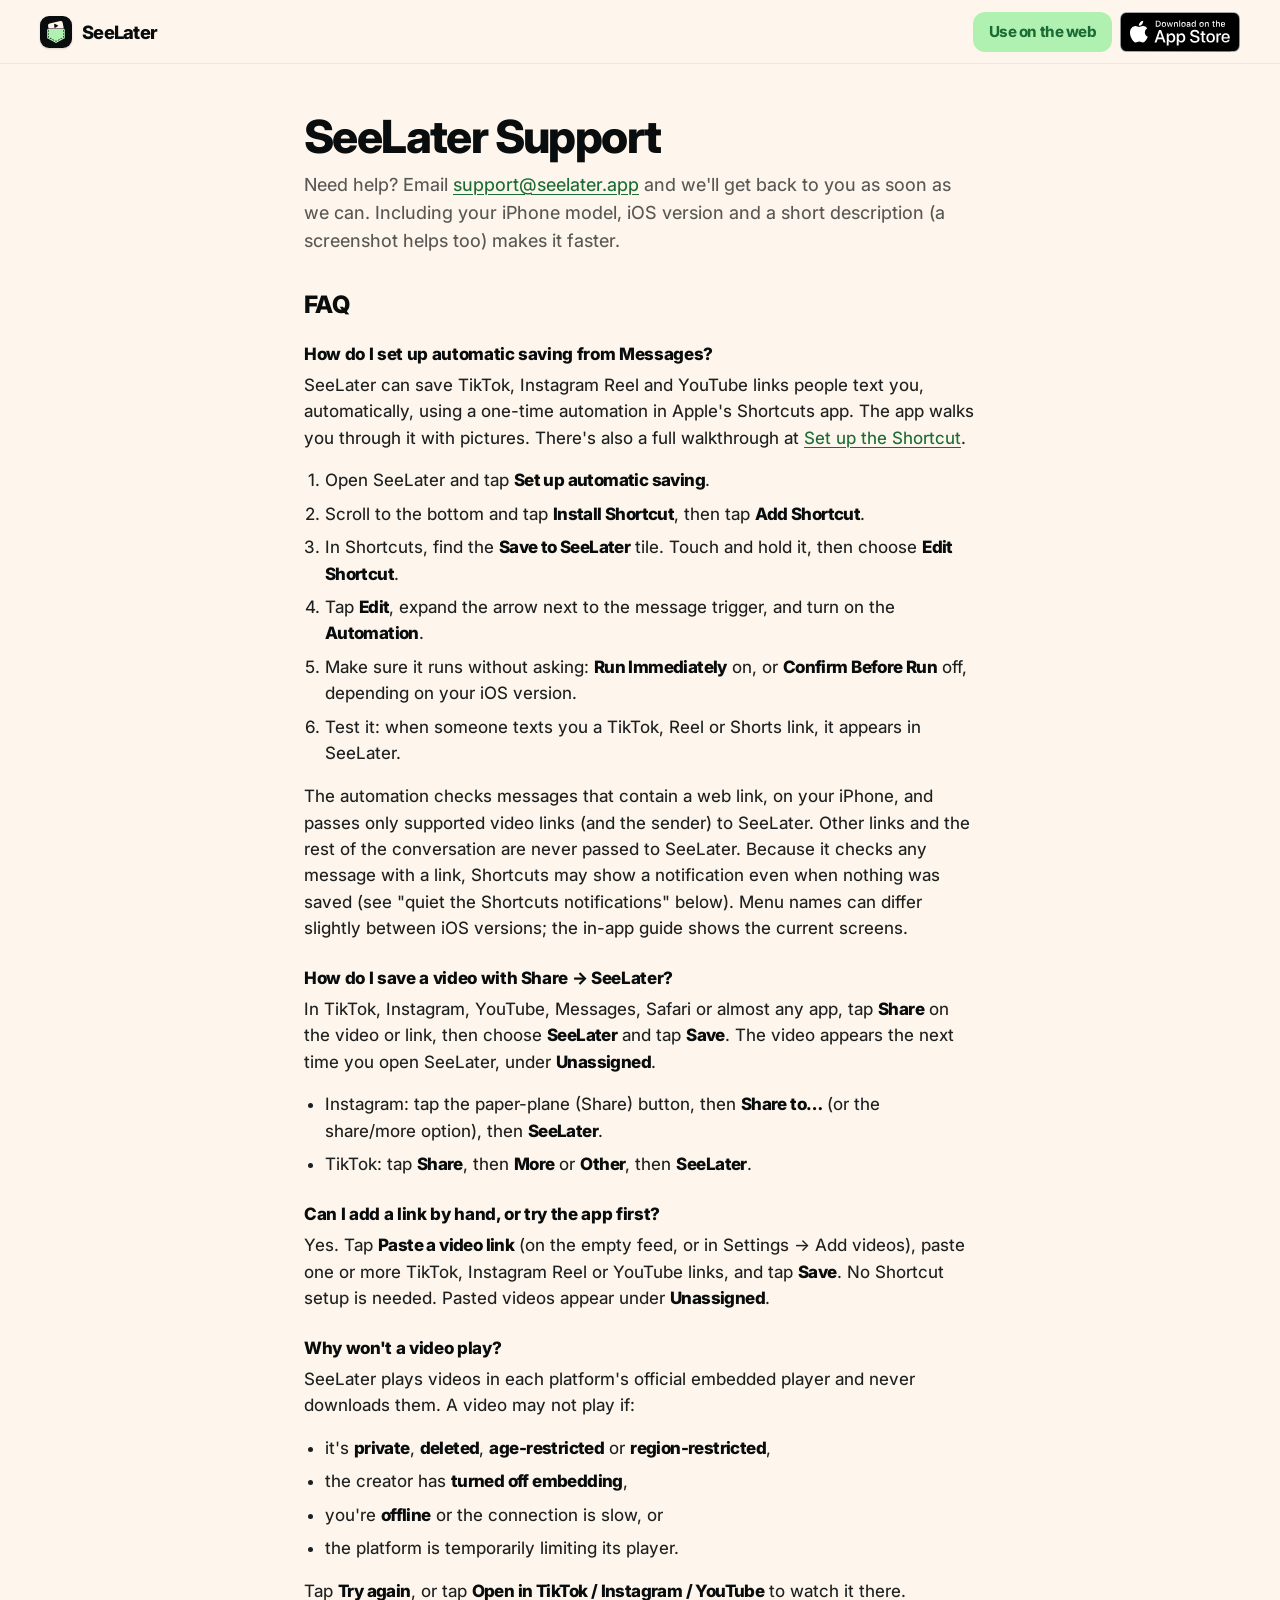
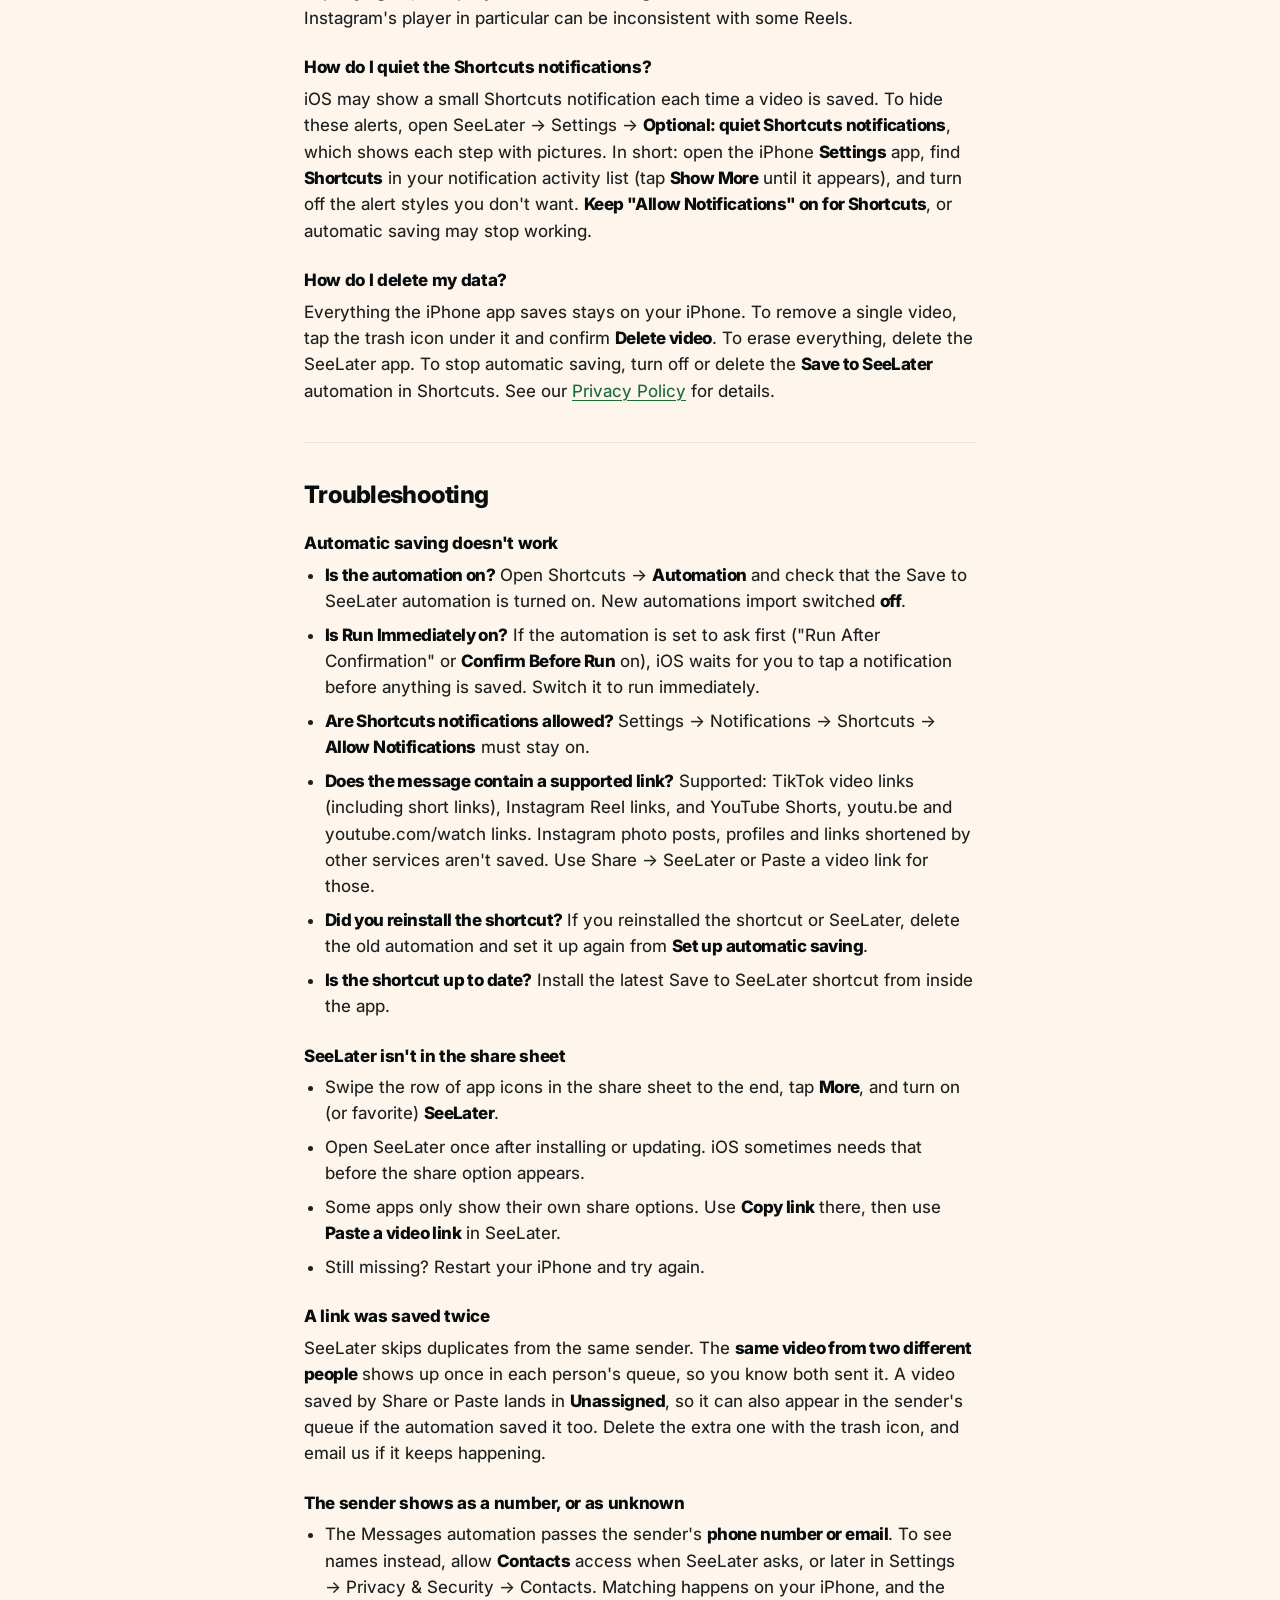
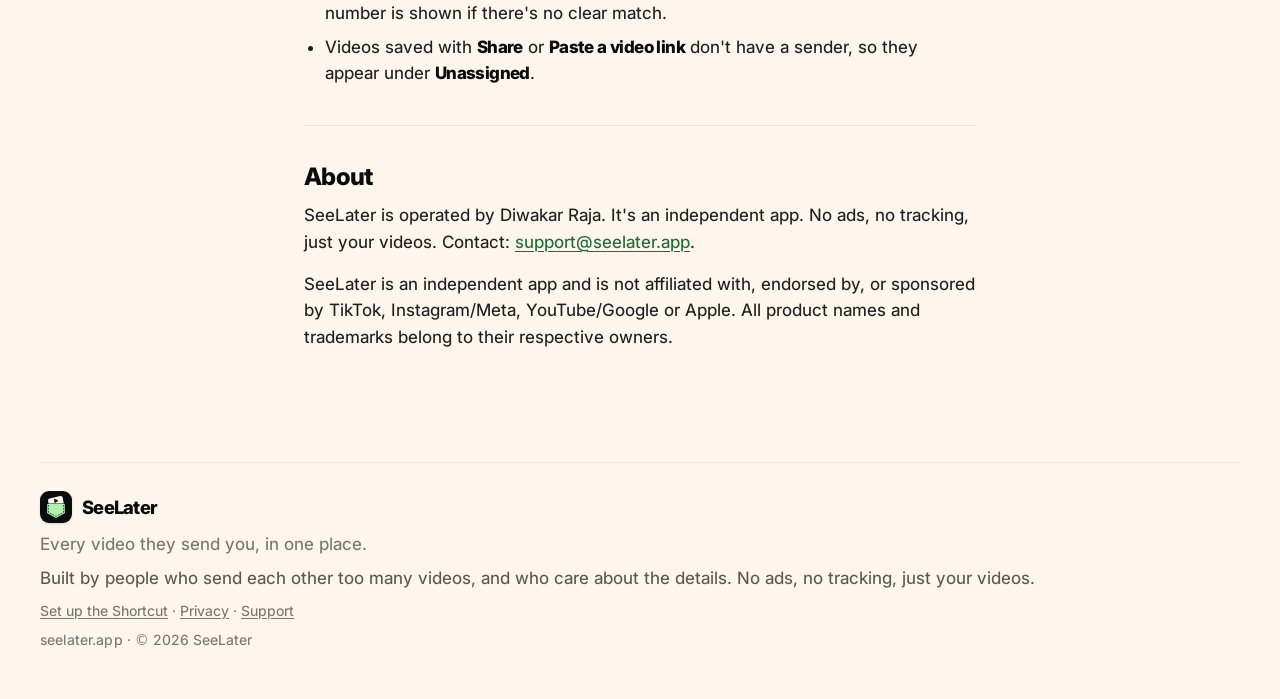
<file: support/index.html>
<!DOCTYPE html>
<html lang="en">
<head>
  <meta charset="utf-8">
  <meta name="viewport" content="width=device-width, initial-scale=1">
  <title>Support — SeeLater</title>
  <meta name="description" content="Get help with SeeLater: setup guides, troubleshooting, and how to reach support@seelater.app.">
  <meta name="theme-color" content="#FEF6EC">
  <link rel="canonical" href="https://seelater.app/support/">
  <link rel="icon" href="/favicon.ico" sizes="any">
  <link rel="icon" type="image/png" sizes="32x32" href="/assets/img/favicon-32.png">
  <link rel="apple-touch-icon" href="/assets/img/apple-touch-icon.png">
  <meta property="og:type" content="website">
  <meta property="og:site_name" content="SeeLater">
  <meta property="og:locale" content="en_US">
  <meta property="og:title" content="Support — SeeLater">
  <meta property="og:description" content="Get help with SeeLater: setup guides, troubleshooting, and how to reach support@seelater.app.">
  <meta property="og:url" content="https://seelater.app/support/">
  <meta property="og:image" content="https://seelater.app/assets/img/og.png">
  <meta property="og:image:width" content="1200">
  <meta property="og:image:height" content="630">
  <meta property="og:image:type" content="image/png">
  <meta property="og:image:alt" content="SeeLater: all the videos they send you, in one scroll. A phone showing the SeeLater feed.">
  <meta name="twitter:card" content="summary_large_image">
  <meta name="twitter:title" content="Support — SeeLater">
  <meta name="twitter:description" content="Get help with SeeLater: setup guides, troubleshooting, and how to reach support@seelater.app.">
  <meta name="twitter:image" content="https://seelater.app/assets/img/og.png">
  <meta name="twitter:image:alt" content="SeeLater: all the videos they send you, in one scroll. A phone showing the SeeLater feed.">
  <link rel="stylesheet" href="/assets/styles.css">
  <link rel="stylesheet" href="/assets/pages.css">
  <script type="application/ld+json">
{
  "@context": "https://schema.org",
  "@graph": [
    {
      "@type": "Organization",
      "@id": "https://seelater.app/#organization",
      "name": "SeeLater",
      "url": "https://seelater.app/",
      "email": "support@seelater.app",
      "founder": {
        "@type": "Person",
        "name": "Diwakar Raja"
      }
    },
    {
      "@type": "WebPage",
      "@id": "https://seelater.app/support/#webpage",
      "url": "https://seelater.app/support/",
      "name": "Support — SeeLater",
      "description": "Get help with SeeLater: setup guides, troubleshooting, and how to reach support@seelater.app.",
      "isPartOf": {
        "@id": "https://seelater.app/#website",
        "url": "https://seelater.app/",
        "@type": "WebSite",
        "name": "SeeLater"
      },
      "publisher": {
        "@id": "https://seelater.app/#organization"
      }
    }
  ]
}
  </script>
</head>
<body>
  <a class="skip" href="#main">Skip to content</a>

  <header class="nav">
    <a class="brand" href="/">
      <img src="/assets/img/icon.svg" width="32" height="32" alt="">
      <span>SeeLater</span>
    </a>
    <div class="nav-end">
      <a class="web-cta nav-web-cta" href="https://web.seelater.app">
        <span class="nav-link-short">Web</span>
        <span class="nav-link-full">Use on the web</span>
      </a>
      <!-- TODO: replace href="#" with the App Store URL once the listing is live. -->
      <a class="store-badge store-badge-nav" href="#">
        <img src="/assets/img/download-on-the-app-store.svg" width="120" height="40" alt="Download on the App Store">
      </a>
    </div>
  </header>

  <main id="main" class="page">
    <h1 class="page-title">SeeLater Support</h1>
    <p class="page-lede">Need help? Email <a href="mailto:support@seelater.app">support@seelater.app</a> and we'll get back to you as soon as we can. Including your iPhone model, iOS version and a short description (a screenshot helps too) makes it faster.</p>

    <h2>FAQ</h2>

    <h3>How do I set up automatic saving from Messages?</h3>
    <p>SeeLater can save TikTok, Instagram Reel and YouTube links people text you, automatically, using a one-time automation in Apple's Shortcuts app. The app walks you through it with pictures. There's also a full walkthrough at <a href="/setup/">Set up the Shortcut</a>.</p>
    <ol>
      <li>Open SeeLater and tap <strong>Set up automatic saving</strong>.</li>
      <li>Scroll to the bottom and tap <strong>Install Shortcut</strong>, then tap <strong>Add Shortcut</strong>.</li>
      <li>In Shortcuts, find the <strong>Save to SeeLater</strong> tile. Touch and hold it, then choose <strong>Edit Shortcut</strong>.</li>
      <li>Tap <strong>Edit</strong>, expand the arrow next to the message trigger, and turn on the <strong>Automation</strong>.</li>
      <li>Make sure it runs without asking: <strong>Run Immediately</strong> on, or <strong>Confirm Before Run</strong> off, depending on your iOS version.</li>
      <li>Test it: when someone texts you a TikTok, Reel or Shorts link, it appears in SeeLater.</li>
    </ol>
    <p>The automation checks messages that contain a web link, on your iPhone, and passes only supported video links (and the sender) to SeeLater. Other links and the rest of the conversation are never passed to SeeLater. Because it checks any message with a link, Shortcuts may show a notification even when nothing was saved (see "quiet the Shortcuts notifications" below). Menu names can differ slightly between iOS versions; the in-app guide shows the current screens.</p>

    <h3>How do I save a video with Share → SeeLater?</h3>
    <p>In TikTok, Instagram, YouTube, Messages, Safari or almost any app, tap <strong>Share</strong> on the video or link, then choose <strong>SeeLater</strong> and tap <strong>Save</strong>. The video appears the next time you open SeeLater, under <strong>Unassigned</strong>.</p>
    <ul>
      <li>Instagram: tap the paper-plane (Share) button, then <strong>Share to…</strong> (or the share/more option), then <strong>SeeLater</strong>.</li>
      <li>TikTok: tap <strong>Share</strong>, then <strong>More</strong> or <strong>Other</strong>, then <strong>SeeLater</strong>.</li>
    </ul>

    <h3>Can I add a link by hand, or try the app first?</h3>
    <p>Yes. Tap <strong>Paste a video link</strong> (on the empty feed, or in Settings → Add videos), paste one or more TikTok, Instagram Reel or YouTube links, and tap <strong>Save</strong>. No Shortcut setup is needed. Pasted videos appear under <strong>Unassigned</strong>.</p>

    <h3>Why won't a video play?</h3>
    <p>SeeLater plays videos in each platform's official embedded player and never downloads them. A video may not play if:</p>
    <ul>
      <li>it's <strong>private</strong>, <strong>deleted</strong>, <strong>age-restricted</strong> or <strong>region-restricted</strong>,</li>
      <li>the creator has <strong>turned off embedding</strong>,</li>
      <li>you're <strong>offline</strong> or the connection is slow, or</li>
      <li>the platform is temporarily limiting its player.</li>
    </ul>
    <p>Tap <strong>Try again</strong>, or tap <strong>Open in TikTok / Instagram / YouTube</strong> to watch it there. Instagram's player in particular can be inconsistent with some Reels.</p>

    <h3>How do I quiet the Shortcuts notifications?</h3>
    <p>iOS may show a small Shortcuts notification each time a video is saved. To hide these alerts, open SeeLater → Settings → <strong>Optional: quiet Shortcuts notifications</strong>, which shows each step with pictures. In short: open the iPhone <strong>Settings</strong> app, find <strong>Shortcuts</strong> in your notification activity list (tap <strong>Show More</strong> until it appears), and turn off the alert styles you don't want. <strong>Keep "Allow Notifications" on for Shortcuts</strong>, or automatic saving may stop working.</p>

    <h3>How do I delete my data?</h3>
    <p>Everything the iPhone app saves stays on your iPhone. To remove a single video, tap the trash icon under it and confirm <strong>Delete video</strong>. To erase everything, delete the SeeLater app. To stop automatic saving, turn off or delete the <strong>Save to SeeLater</strong> automation in Shortcuts. See our <a href="/privacy">Privacy Policy</a> for details.</p>

    <hr>

    <h2>Troubleshooting</h2>

    <h3>Automatic saving doesn't work</h3>
    <ul>
      <li><strong>Is the automation on?</strong> Open Shortcuts → <strong>Automation</strong> and check that the Save to SeeLater automation is turned on. New automations import switched <strong>off</strong>.</li>
      <li><strong>Is Run Immediately on?</strong> If the automation is set to ask first ("Run After Confirmation" or <strong>Confirm Before Run</strong> on), iOS waits for you to tap a notification before anything is saved. Switch it to run immediately.</li>
      <li><strong>Are Shortcuts notifications allowed?</strong> Settings → Notifications → Shortcuts → <strong>Allow Notifications</strong> must stay on.</li>
      <li><strong>Does the message contain a supported link?</strong> Supported: TikTok video links (including short links), Instagram Reel links, and YouTube Shorts, youtu.be and youtube.com/watch links. Instagram photo posts, profiles and links shortened by other services aren't saved. Use Share → SeeLater or Paste a video link for those.</li>
      <li><strong>Did you reinstall the shortcut?</strong> If you reinstalled the shortcut or SeeLater, delete the old automation and set it up again from <strong>Set up automatic saving</strong>.</li>
      <li><strong>Is the shortcut up to date?</strong> Install the latest Save to SeeLater shortcut from inside the app.</li>
    </ul>

    <h3>SeeLater isn't in the share sheet</h3>
    <ul>
      <li>Swipe the row of app icons in the share sheet to the end, tap <strong>More</strong>, and turn on (or favorite) <strong>SeeLater</strong>.</li>
      <li>Open SeeLater once after installing or updating. iOS sometimes needs that before the share option appears.</li>
      <li>Some apps only show their own share options. Use <strong>Copy link</strong> there, then use <strong>Paste a video link</strong> in SeeLater.</li>
      <li>Still missing? Restart your iPhone and try again.</li>
    </ul>

    <h3>A link was saved twice</h3>
    <p>SeeLater skips duplicates from the same sender. The <strong>same video from two different people</strong> shows up once in each person's queue, so you know both sent it. A video saved by Share or Paste lands in <strong>Unassigned</strong>, so it can also appear in the sender's queue if the automation saved it too. Delete the extra one with the trash icon, and email us if it keeps happening.</p>

    <h3>The sender shows as a number, or as unknown</h3>
    <ul>
      <li>The Messages automation passes the sender's <strong>phone number or email</strong>. To see names instead, allow <strong>Contacts</strong> access when SeeLater asks, or later in Settings → Privacy &amp; Security → Contacts. Matching happens on your iPhone, and the number is shown if there's no clear match.</li>
      <li>Videos saved with <strong>Share</strong> or <strong>Paste a video link</strong> don't have a sender, so they appear under <strong>Unassigned</strong>.</li>
    </ul>

    <hr>

    <h2>About</h2>
    <p>SeeLater is operated by Diwakar Raja. It's an independent app. No ads, no tracking, just your videos. Contact: <a href="mailto:support@seelater.app">support@seelater.app</a>.</p>
    <p>SeeLater is an independent app and is not affiliated with, endorsed by, or sponsored by TikTok, Instagram/Meta, YouTube/Google or Apple. All product names and trademarks belong to their respective owners.</p>
  </main>

  <footer class="foot">
    <a class="brand" href="/">
      <img src="/assets/img/icon.svg" width="28" height="28" alt="">
      <span>SeeLater</span>
    </a>
    <p>Every video they send you, in one place.</p>
    <p class="made-by">Built by people who send each other too many videos, and who care about the details. No ads, no tracking, just your videos.</p>
    <p class="legal"><a href="/setup/">Set up the Shortcut</a> · <a href="/privacy">Privacy</a> · <a href="/support">Support</a></p>
    <p class="legal"><span>seelater.app</span> · © 2026 SeeLater</p>
  </footer>

  <script src="/assets/web-qr.js" defer></script>
</body>
</html>
</file>
<file: assets/styles.css>
/* SeeLater marketing site
   Light theme: page cream #FEF6EC, ink #0A0D0E, mint #B0F1B1
   Type: Inter (SIL OFL), ExtraBold for the wordmark */

@font-face {
  font-family: Inter;
  src: url("fonts/inter-latin.woff") format("woff");
  font-weight: 100 900;
  font-style: normal;
  font-display: swap;
}

:root {
  --bg: #FEF6EC;
  --bg-elev: #FFFFFF;
  --bg-card: #FFFFFF;
  --bg-card-2: #F7EFE4;
  --mint: #B0F1B1;
  --mint-2: #8FDB91;
  --mint-text: #1A6B34;
  --cream: #0A0D0E; /* primary text (ink) — name kept so existing rules work */
  --cream-90: rgba(10, 13, 14, 0.92);
  --cream-70: rgba(10, 13, 14, 0.68);
  --cream-55: rgba(10, 13, 14, 0.55);
  --cream-40: rgba(10, 13, 14, 0.42);
  --cream-16: rgba(10, 13, 14, 0.14);
  --cream-10: rgba(10, 13, 14, 0.08);
  --cream-06: rgba(10, 13, 14, 0.06);
  --ink: #0A0D0E;
  --shadow: 0 1px 2px rgba(10, 13, 14, 0.04), 0 10px 28px rgba(10, 13, 14, 0.06);
  --max: 1200px;
  --nav-h: 64px;
  --font: Inter, ui-sans-serif, system-ui, -apple-system, sans-serif;
  --ease: cubic-bezier(0.22, 1, 0.36, 1);
}

*, *::before, *::after { box-sizing: border-box; }

html {
  scroll-behavior: smooth;
  background: var(--bg);
  color-scheme: light;
}

body {
  margin: 0;
  font-family: var(--font);
  font-weight: 450;
  font-size: 1.0625rem;
  line-height: 1.55;
  color: var(--cream-90);
  background: var(--bg);
  -webkit-font-smoothing: antialiased;
  text-rendering: optimizeLegibility;
}

img { display: block; max-width: 100%; }
a { color: inherit; }

h1, h2, h3, strong, .brand span {
  font-weight: 800;
  letter-spacing: -0.035em;
  color: var(--cream);
}

h1, h2 { line-height: 1.05; text-wrap: balance; }
h3 { line-height: 1.2; }

.sr-only, .skip {
  position: absolute;
  width: 1px;
  height: 1px;
  padding: 0;
  margin: -1px;
  overflow: hidden;
  clip: rect(0, 0, 0, 0);
  white-space: nowrap;
  border: 0;
}

.skip:focus {
  position: fixed;
  left: 16px;
  top: 16px;
  width: auto;
  height: auto;
  clip: auto;
  margin: 0;
  padding: 8px 14px;
  background: var(--mint);
  color: var(--ink);
  z-index: 100;
  border-radius: 8px;
  font-weight: 700;
}

/* Nav */

.nav {
  position: sticky;
  top: 0;
  z-index: 50;
  display: flex;
  align-items: center;
  justify-content: space-between;
  min-height: var(--nav-h);
  padding: 10px 20px;
  background: color-mix(in srgb, var(--bg) 84%, transparent);
  backdrop-filter: blur(16px);
  -webkit-backdrop-filter: blur(16px);
  border-bottom: 1px solid var(--cream-06);
}

.brand {
  display: inline-flex;
  align-items: center;
  gap: 10px;
  text-decoration: none;
}

.brand img {
  width: 32px;
  height: 32px;
  border-radius: 9px;
  box-shadow: 0 1px 2px rgba(10, 13, 14, 0.16);
}

.brand span {
  font-size: 1.15rem;
  letter-spacing: -0.04em;
}

/* Official Apple badge — don't recolor, crop, or add shadows.
   Minimum on-screen height is 40px; clear space is 1/4 of the height. */
.store-badge {
  display: inline-flex;
  align-items: center;
  padding: 10px;
  line-height: 0;
  text-decoration: none;
}
.store-badge img {
  display: block;
  height: 40px;
  width: auto;
}
.store-badge:focus-visible {
  outline: 2px solid var(--mint-text);
  outline-offset: 2px;
  border-radius: 10px;
}

/* Layout */

.hero,
.problem,
.compare-demo,
.steps,
.webuse,
.sources,
.faq,
.close,
.foot {
  width: min(var(--max), calc(100% - 40px));
  margin-inline: auto;
}

.eyebrow {
  margin: 0 0 12px;
  color: var(--mint-text);
  font-weight: 650;
  font-size: 0.8125rem;
  letter-spacing: 0.04em;
  text-transform: uppercase;
}

.section-head {
  max-width: 36rem;
  margin-bottom: 40px;
}

.section-head h2 { margin: 0 0 14px; font-size: clamp(1.85rem, 4.2vw, 2.75rem); }
.section-head p:not(.eyebrow) { margin: 0; color: var(--cream-70); }

/* Hero */

.hero {
  display: grid;
  gap: 48px;
  padding: 36px 0 72px;
  align-items: center;
  overflow: visible;
}

.hero-funnel {
  min-width: 0;
  width: 100%;
  position: relative;
}

.hero-funnel .funnel-legal {
  margin-top: 18px;
}

.hero h1 {
  margin: 0 0 18px;
  font-size: clamp(2.35rem, 8vw, 4.4rem);
}

.lede {
  margin: 0 0 18px;
  max-width: 34rem;
  color: var(--cream-70);
  font-size: 1.125rem;
}


/* Phones — iPhone 16-style bezels stay black on the light page */

.hero-device {
  position: relative;
  display: flex;
  justify-content: center;
  align-items: flex-end;
  gap: 20px;
  padding: 16px 0 12px;
}

.glow {
  position: absolute;
  pointer-events: none;
  filter: blur(32px);
}
.glow-before {
  left: 0;
  right: 52%;
  top: 8%;
  bottom: 4%;
  background: radial-gradient(ellipse at 50% 45%, rgba(155, 44, 44, 0.22), transparent 70%);
}
.glow-after {
  left: 52%;
  right: 0;
  top: 8%;
  bottom: 4%;
  background: radial-gradient(ellipse at 50% 45%, rgba(176, 241, 177, 0.55), transparent 70%);
}

.phone {
  position: relative;
  width: min(248px, 42vw);
  z-index: 1;
  margin: 0;
  display: flex;
  flex-direction: column;
  align-items: center;
  flex-shrink: 0;
}

.phone-body {
  position: relative;
  width: 100%;
}

.phone-tag {
  display: flex;
  flex-direction: column;
  align-items: center;
  gap: 6px;
  margin-bottom: 12px;
  width: 100%;
}
.phone-pill {
  display: inline-flex;
  align-items: center;
  gap: 6px;
  padding: 6px 12px;
  border-radius: 999px;
  font-weight: 800;
  font-size: 0.8rem;
  letter-spacing: -0.03em;
  line-height: 1;
}
.phone-pill img {
  width: 16px;
  height: 16px;
  border-radius: 4px;
  box-shadow: 0 0 0 1px rgba(10, 13, 14, 0.12);
}
.phone-pill-before {
  background: #9b2c2c;
  color: #fff;
}
.phone-pill-after {
  background: #14582a;
  color: #fff;
}
.phone-cap {
  margin: 0;
  font-size: 0.75rem;
  font-weight: 650;
  letter-spacing: -0.02em;
  color: rgba(10, 13, 14, 0.55);
}
.phone-before .phone-cap { color: #7a1f1f; }
.phone-after .phone-cap { color: #14582a; }

.hero-split {
  display: flex;
  align-items: center;
  justify-content: center;
  z-index: 2;
  align-self: center;
  margin-top: 52px; /* sit mid-bezel, below the labels */
}
.hero-arrow {
  width: 40px;
  height: 40px;
  border-radius: 50%;
  background: var(--ink);
  color: #fff;
  display: inline-flex;
  align-items: center;
  justify-content: center;
  box-shadow: 0 8px 20px rgba(10, 13, 14, 0.16);
}

.phone-bezel {
  position: relative;
  width: 100%;
  border-radius: 48px;
  padding: 8px;
  background:
    linear-gradient(160deg, #4a4c4f 0%, #1c1d1f 16%, #0b0b0c 42%, #000 68%, #2a2b2d 100%);
  box-shadow:
    0 0 0 1px #000,
    0 18px 40px rgba(10, 13, 14, 0.22),
    0 4px 12px rgba(10, 13, 14, 0.12),
    inset 0 1px 0 rgba(255, 255, 255, 0.3),
    inset 0 -1px 0 rgba(255, 255, 255, 0.06);
}

.phone-screen {
  position: relative;
  overflow: hidden;
  border-radius: 40px;
  background: #000;
  aspect-ratio: 780 / 1688;
  padding: 0;
  box-shadow: inset 0 0 0 1px rgba(255, 255, 255, 0.06);
  /* Safari: overflow+radius alone may not clip a <video> */
  isolation: isolate;
  -webkit-transform: translateZ(0);
  transform: translateZ(0);
  -webkit-mask-image: -webkit-radial-gradient(circle, #fff 100%, #fff 100%);
  mask-image: radial-gradient(circle, #fff 100%, #fff 100%);
}

/* The recorded video already includes the iOS Dynamic Island.
   Do not draw a second CSS island on the bezel — it would stack
   on top of the one in the video. */
.phone-before .phone-island,
.phone-after .phone-island,
.phone-screen > .phone-island { display: none; }

.phone-video {
  position: absolute;
  inset: 0;
  width: 100%;
  height: 100%;
  top: 0;
  left: 0;
  display: block;
  object-fit: cover;
  object-position: center;
  background: #000;
  border: 0;
  padding: 0;
  margin: 0;
}

/* Hardware buttons — dark titanium, slightly proud of the frame */
.phone-btn {
  position: absolute;
  background: linear-gradient(90deg, #3a3b3d, #161617 40%, #0a0a0b);
  box-shadow:
    inset 0 1px 0 rgba(255, 255, 255, 0.18),
    0 0 0 0.5px #000;
  z-index: 2;
}
.phone-btn-silent {
  left: -2px;
  top: 14.5%;
  width: 3px;
  height: 22px;
  border-radius: 1.5px 0 0 1.5px;
}
.phone-btn-vol-up {
  left: -2px;
  top: 22%;
  width: 3px;
  height: 34px;
  border-radius: 1.5px 0 0 1.5px;
}
.phone-btn-vol-down {
  left: -2px;
  top: 31.5%;
  width: 3px;
  height: 34px;
  border-radius: 1.5px 0 0 1.5px;
}
.phone-btn-power {
  right: -2px;
  top: 23%;
  width: 3px;
  height: 56px;
  border-radius: 0 1.5px 1.5px 0;
  background: linear-gradient(270deg, #3a3b3d, #161617 40%, #0a0a0b);
}
.phone-btn-camera {
  right: -3px;
  top: 46%;
  width: 4px;
  height: 40px;
  border-radius: 0 2px 2px 0;
  background: linear-gradient(270deg, #4a4b4e, #1a1a1c 45%, #0c0c0d);
}

/* Problem — Before vs After */

.problem { padding: 24px 0 80px; }

.compare {
  position: relative;
  display: grid;
  gap: 16px;
}

.panel {
  min-width: 0;
  border-radius: 28px;
  padding: 22px 20px 20px;
  box-shadow: var(--shadow);
}

.compare-kicker {
  margin: 0 0 4px;
  font-size: 0.75rem;
  font-weight: 700;
  letter-spacing: 0.08em;
  text-transform: uppercase;
}

.compare-label {
  margin: 0 0 14px;
  font-size: clamp(2rem, 5vw, 2.75rem);
  line-height: 0.95;
  letter-spacing: -0.05em;
}

.compare-stat {
  display: inline-flex;
  align-items: center;
  gap: 8px;
  margin: 0 0 18px;
  padding: 8px 12px 8px 10px;
  border-radius: 999px;
  font-size: 0.8125rem;
  font-weight: 700;
  letter-spacing: -0.02em;
  line-height: 1.2;
}

.stat-icon,
.stat-app {
  flex: 0 0 auto;
  display: block;
  border-radius: 6px;
}

/* BEFORE: muted, slightly red, tangled hop */
.panel-before {
  background:
    repeating-linear-gradient(-18deg, rgba(140, 40, 36, 0.035) 0 10px, transparent 10px 22px),
    linear-gradient(180deg, #f7ecea, #f3e4e1);
  border: 1px solid rgba(140, 40, 36, 0.18);
}
.panel-before .compare-kicker { color: #9b2c2c; }
.panel-before .compare-label { color: #7a1f1f; }
.compare-stat-bad {
  background: #9b2c2c;
  color: #fff;
}
.compare-stat-bad .stat-icon { color: #fff; }

.hop-path {
  list-style: none;
  margin: 0;
  padding: 0;
  display: flex;
  flex-direction: column;
  gap: 8px;
  position: relative;
}

.hop-path li {
  position: relative;
  display: flex;
  align-items: center;
  gap: 8px;
  width: calc(100% - 28px);
  padding: 7px 10px;
  border-radius: 16px;
  background: rgba(255, 251, 249, 0.86);
  border: 1px solid rgba(140, 40, 36, 0.12);
  box-shadow: 0 1px 2px rgba(122, 31, 31, 0.06);
}

.hop-path li.is-shift {
  margin-left: 28px;
  width: calc(100% - 28px);
}

.hop-path li.is-back {
  margin-right: 8px;
}

.hop-path li + li::before {
  content: "";
  position: absolute;
  left: 18px;
  top: -10px;
  width: 12px;
  height: 12px;
  border-left: 2px dashed rgba(155, 44, 44, 0.45);
  border-bottom: 2px dashed rgba(155, 44, 44, 0.45);
  pointer-events: none;
}
.hop-path li.is-shift + li::before { left: 46px; }
.hop-path li.is-shift::before { left: 8px; transform: rotate(-25deg); }

.hop-chip {
  display: inline-flex;
  align-items: center;
  gap: 7px;
  font-weight: 750;
  font-size: 0.82rem;
  letter-spacing: -0.03em;
  color: var(--ink);
  white-space: nowrap;
}
.hop-chip img {
  width: 28px;
  height: 28px;
  border-radius: 7px;
}

.hop-note {
  color: rgba(10, 13, 14, 0.55);
  font-size: 0.78rem;
  min-width: 0;
  overflow: hidden;
  text-overflow: ellipsis;
  white-space: nowrap;
}
.hop-note s {
  color: #9b2c2c;
  text-decoration-thickness: 1.5px;
}

.hop-back {
  flex: 0 0 auto;
  width: 22px;
  height: 22px;
  border-radius: 50%;
  background: #9b2c2c;
  color: #fff;
  font-size: 0.8rem;
  font-weight: 700;
  display: inline-flex;
  align-items: center;
  justify-content: center;
  line-height: 1;
}

.hop-end {
  opacity: 0.82;
  border-style: dashed;
}

/* Divider / arrow between the two cards */
.compare-split {
  display: flex;
  align-items: center;
  justify-content: center;
  z-index: 2;
}
.compare-arrow {
  width: 48px;
  height: 48px;
  border-radius: 50%;
  background: var(--ink);
  color: #fff;
  display: inline-flex;
  align-items: center;
  justify-content: center;
  box-shadow: 0 8px 20px rgba(10, 13, 14, 0.18);
}

/* AFTER: mint, one clean scroll, checks */
.panel-after {
  background:
    linear-gradient(180deg, #e7f8e8, #d4f3d6 60%, #c8efca);
  border: 1.5px solid #8fdb91;
}
.panel-after .compare-kicker { color: var(--mint-text); }
.panel-after .compare-label { color: #14582a; }
.compare-stat-good {
  background: #14582a;
  color: #fff;
}
.stat-app {
  width: 22px;
  height: 22px;
  border-radius: 6px;
  box-shadow: 0 0 0 1px rgba(255, 255, 255, 0.25);
}

.queue {
  list-style: none;
  margin: 0;
  padding: 0;
  display: flex;
  flex-direction: column;
  gap: 8px;
}
.queue li {
  display: grid;
  grid-template-columns: 22px 44px 1fr;
  gap: 10px;
  align-items: center;
  padding: 11px 12px;
  border-radius: 14px;
  background: rgba(255, 255, 255, 0.82);
  border: 1px solid rgba(20, 88, 42, 0.1);
  font-size: 0.9rem;
}
.q-check {
  width: 22px;
  height: 22px;
  border-radius: 50%;
  background: #1a6b34;
  color: #fff;
  display: inline-flex;
  align-items: center;
  justify-content: center;
}
.q-from { color: rgba(10, 13, 14, 0.55); font-weight: 650; font-size: 0.8rem; }
.q-title {
  color: var(--ink);
  font-weight: 650;
  letter-spacing: -0.02em;
  overflow: hidden;
  text-overflow: ellipsis;
  white-space: nowrap;
}

.panel-foot {
  margin: 16px 0 0;
  color: #14582a;
  font-size: 0.95rem;
  font-weight: 650;
}

/* Steps */

.steps { padding: 8px 0 80px; }

.step-grid {
  list-style: none;
  margin: 0;
  padding: 0;
  display: grid;
  gap: 14px;
}

.step-grid li {
  padding: 24px 22px 22px;
  border-radius: 24px;
  background: var(--bg-elev);
  border: 1px solid var(--cream-10);
  box-shadow: var(--shadow);
}

.num {
  display: block;
  margin-bottom: 16px;
  color: var(--mint-text);
  font-weight: 800;
  font-size: 1.25rem;
  letter-spacing: -0.04em;
}

.step-grid h3 { margin: 0 0 8px; font-size: 1.2rem; }
.step-grid p { margin: 0; color: var(--cream-70); }

/* Sources */

.sources { padding: 8px 0 80px; }

.source-list {
  list-style: none;
  margin: 0;
  padding: 0;
  display: flex;
  flex-wrap: wrap;
  gap: 10px;
}

.source-list li {
  padding: 14px 22px;
  border-radius: 999px;
  border: 1px solid var(--cream-16);
  background: var(--bg-elev);
  color: var(--cream);
  font-weight: 800;
  font-size: 1.05rem;
  letter-spacing: -0.03em;
}

.sources-note {
  margin: 18px 0 0;
  color: var(--cream-40);
  font-size: 0.95rem;
  max-width: 32rem;
}

/* FAQ */

.faq { padding: 8px 0 72px; }

.faq-list {
  margin: 0;
  display: grid;
  gap: 12px;
}

.faq-list > div {
  margin: 0;
  padding: 22px 22px 20px;
  border-radius: 20px;
  background: var(--bg-elev);
  border: 1px solid var(--cream-10);
  box-shadow: var(--shadow);
}

.faq-list dt {
  margin: 0 0 8px;
  font-weight: 800;
  letter-spacing: -0.03em;
  color: var(--cream);
  font-size: 1.05rem;
}

.faq-list dd {
  margin: 0;
  color: var(--cream-70);
}

/* Close */

.close {
  padding: 56px 28px;
  margin-bottom: 48px;
  border-radius: 28px;
  background:
    radial-gradient(ellipse at 10% 0%, rgba(176, 241, 177, 0.45), transparent 52%),
    var(--bg-elev);
  border: 1px solid var(--cream-10);
  box-shadow: var(--shadow);
  text-align: center;
}

.close h2 {
  margin: 0 0 12px;
  font-size: clamp(1.7rem, 4vw, 2.4rem);
}

.close > p {
  margin: 0 auto 24px;
  max-width: 28rem;
  color: var(--cream-70);
}

/* Footer */

.foot {
  padding: 28px 0 48px;
  border-top: 1px solid var(--cream-06);
  display: grid;
  gap: 8px;
}

.foot p { margin: 0; color: var(--cream-55); }
.foot .made-by {
  color: var(--cream-70);
}
.legal { color: var(--cream-40); font-size: 0.875rem; }
.legal span { letter-spacing: 0.01em; }
.foot .legal a {
  color: inherit;
  text-underline-offset: 0.15em;
}
.foot .legal a:hover { color: var(--cream); }

.faq-list a {
  color: var(--mint-text);
  text-underline-offset: 0.16em;
  text-decoration-thickness: 1px;
}
.faq-list a:hover { color: var(--ink); }
.faq-list a:focus-visible {
  outline: 2px solid var(--mint-text);
  outline-offset: 2px;
  border-radius: 4px;
}

/* Desktop */

@media (min-width: 860px) {
  .nav { padding: 12px 0; width: min(var(--max), calc(100% - 48px)); margin: 0 auto; border-bottom-color: transparent; background: transparent; }
  .nav::before {
    content: "";
    position: absolute;
    inset: 0 calc(50% - 50vw);
    background: color-mix(in srgb, var(--bg) 84%, transparent);
    backdrop-filter: blur(16px);
    -webkit-backdrop-filter: blur(16px);
    border-bottom: 1px solid var(--cream-06);
    z-index: -1;
  }

  .hero {
    gap: 48px;
    padding: 56px 0 96px;
  }

  .hero-copy { padding-right: 8px; }

  .phone { width: 252px; }

  .hero-device { gap: 22px; }

  .compare {
    grid-template-columns: 1fr 1fr;
    gap: 40px;
    align-items: stretch;
  }
  .compare-split {
    position: absolute;
    left: 50%;
    top: 50%;
    transform: translate(-50%, -50%);
    pointer-events: none;
  }
  .step-grid { grid-template-columns: repeat(3, 1fr); gap: 18px; }
  .faq-list { grid-template-columns: 1fr 1fr; }
  .problem, .compare-demo, .steps, .sources, .faq { padding-top: 16px; padding-bottom: 96px; }
  .section-head { margin-bottom: 48px; }
}

@media (max-width: 430px) {
  .hero, .problem, .compare-demo, .steps, .webuse, .sources, .faq, .close, .foot {
    width: min(var(--max), calc(100% - 32px));
  }
  .eyebrow { letter-spacing: 0.03em; }
  .hero { padding-top: 28px; }
  h1 br { display: block; }
}

/* Wide desktop: copy on the left, Messages-to-feed illustration on the right.
   Needs enough width for the thread, the phone, and the outside source pills. */
@media (min-width: 1320px) {
  .hero {
    width: min(1400px, calc(100% - 40px));
    grid-template-columns: minmax(320px, 440px) minmax(0, 1fr);
    gap: 28px 36px;
    align-items: center;
  }
  .hero h1 { font-size: clamp(2.5rem, 3.4vw, 3.5rem); }
  .hero-funnel .funnel-im { max-width: 280px; }
}

@media (max-width: 720px) {
  .hero-device {
    flex-direction: column;
    align-items: center;
    gap: 20px;
  }
  .phone { width: min(280px, 78vw); }
  .hero-split { margin-top: 0; }
  .hero-arrow svg { transform: rotate(90deg); }
  .glow-before {
    left: 8%;
    right: 8%;
    top: 0;
    bottom: 52%;
  }
  .glow-after {
    left: 8%;
    right: 8%;
    top: 52%;
    bottom: 0;
  }
}

/* Mobile only: shrink the Before/After phones and sit them side by side.
   60–65% of the previous 280px mobile size. Desktop is unchanged. */
@media (max-width: 600px) {
  .hero-device {
    flex-direction: row;
    align-items: flex-end;
    justify-content: center;
    gap: 6px;
    width: 100vw;
    max-width: 100vw;
    margin-left: calc(50% - 50vw);
    margin-right: calc(50% - 50vw);
    padding: 12px 8px 8px;
    box-sizing: border-box;
  }
  .phone {
    width: min(182px, calc((100vw - 52px) / 2));
    flex-shrink: 1;
  }
  .hero-split {
    margin-top: 36px;
    flex: 0 0 auto;
  }
  .hero-arrow {
    width: 28px;
    height: 28px;
  }
  .hero-arrow svg {
    transform: none;
    width: 14px;
    height: 14px;
  }
  .phone-tag { margin-bottom: 8px; gap: 4px; }
  .phone-pill { font-size: 0.7rem; padding: 5px 9px; }
  .phone-pill img { width: 13px; height: 13px; }
  .phone-cap { font-size: 0.68rem; }
  .phone-bezel { border-radius: 32px; padding: 5px; }
  .phone-screen { border-radius: 27px; }
  .glow-before {
    left: 0;
    right: 52%;
    top: 8%;
    bottom: 4%;
  }
  .glow-after {
    left: 52%;
    right: 0;
    top: 8%;
    bottom: 4%;
  }
}

@media (prefers-reduced-motion: reduce) {
  html { scroll-behavior: auto; }
}

@media (max-width: 859px) {
  .eyebrow { text-wrap: balance; }
  .compare-arrow svg { transform: rotate(90deg); }
  .hop-path li.is-shift { margin-left: 18px; width: calc(100% - 18px); }
}

.close .store-badge { margin-top: 0; }

/* Trust row under Download buttons */
.trust {
  margin-top: 20px;
  max-width: 34rem;
}

.trust-head {
  display: flex;
  flex-direction: column;
  flex-wrap: nowrap;
  align-items: flex-start;
  gap: 8px;
}

.trust-label {
  margin: 0;
  font-size: 0.6875rem;
  font-weight: 650;
  letter-spacing: -0.02em;
  color: var(--cream-55);
  white-space: nowrap;
  line-height: 1;
}

.trust-pills {
  display: flex;
  flex-wrap: nowrap;
  gap: 8px 12px;
  list-style: none;
  margin: 0;
  padding: 0;
  width: 100%;
}

.trust-pills li {
  display: inline-flex;
  align-items: center;
  gap: 4px;
  padding: 0;
  border: 0;
  background: none;
  color: var(--cream);
  font-size: 0.8125rem;
  font-weight: 650;
  letter-spacing: -0.02em;
  line-height: 1;
  white-space: nowrap;
}

.trust-pills svg {
  display: block;
  flex-shrink: 0;
  width: 13px;
  height: 13px;
  color: var(--mint-text);
}

/* The three perks already say this. */
.trust-note { display: none; }

/* Subtle web-app caveat under the iPhone-app perks. Same type as "For iPhone". */
.trust-disclaimer {
  margin: 8px 0 0;
  font-size: 0.6875rem;
  line-height: 1.2;
  font-weight: 450;
  letter-spacing: -0.02em;
  color: var(--cream-55);
  white-space: nowrap;
}
.close .trust-disclaimer {
  text-align: center;
}

.close .trust {
  margin: 20px auto 0;
  max-width: 28rem;
}

.close .trust-head,
.close .trust-pills {
  align-items: center;
  justify-content: center;
}

@media (max-width: 430px) {
  .trust { margin-top: 20px; }
  .trust-pills { gap: 6px 8px; }
  .trust-pills li { font-size: 0.6875rem; }
  .trust-label { font-size: 0.6875rem; }
}


/* Nav + hero CTAs */

.nav-end {
  display: flex;
  align-items: center;
  gap: 8px;
}

.nav-link {
  font-weight: 650;
  font-size: 0.9375rem;
  letter-spacing: -0.02em;
  text-decoration: none;
  color: var(--cream);
  padding: 8px 10px;
  border-radius: 8px;
}

.nav-link:hover { color: var(--mint-text); }

.nav-link[aria-current="page"] { color: var(--mint-text); }

.nav-link:focus-visible {
  outline: 2px solid var(--mint-text);
  outline-offset: 2px;
}

.nav-link-full { display: none; }

/* Nav "Use on the web" — same mint pill as the in-page web CTA, nav-sized. */
.nav-web-cta {
  height: 40px;
  margin: 0;
  padding: 0 14px;
  font-size: 0.875rem;
  flex: 0 0 auto;
}
.nav-web-cta .nav-link-full,
.nav-web-cta .nav-link-short {
  color: inherit;
}

/* Match the mint nav button's height; keep official badge proportions. */
.store-badge-nav {
  padding: 0;
  align-items: center;
}
.store-badge-nav img {
  height: 40px;
  width: auto;
  display: block;
}

.cta-row {
  display: flex;
  flex-wrap: nowrap;
  align-items: flex-start;
  gap: 10px;
  margin: 0;
}

.cta-row .store-badge {
  height: 40px;
  padding: 0;
  flex: 0 0 auto;
  align-self: flex-start;
}

.web-cta-wrap {
  display: flex;
  flex-direction: column;
  align-items: center;
  flex: 0 0 auto;
  margin: 0;
}

.web-cta-wrap .web-cta {
  margin: 0;
  height: 40px;
}

.web-cta-note {
  margin: 6px 0 0;
  font-size: 0.6875rem;
  line-height: 1.2;
  color: var(--cream-55);
  text-align: center;
  white-space: nowrap;
}

.close .cta-row { margin: 0; }

@media (min-width: 860px) {
  .nav-link-short { display: none; }
  .nav-link-full { display: inline; }
  .nav-end { gap: 8px; }
}

@media (max-width: 430px) {
  .nav { padding: 10px 12px; gap: 8px; }
  .brand { gap: 6px; }
  .brand span { font-size: 0.98rem; }
  .nav-end { gap: 5px; }
  .nav-web-cta {
    height: 34px;
    padding: 0 8px;
    margin: 0;
    font-size: 0.75rem;
    border-radius: 10px;
  }
  .store-badge-nav { padding: 0; }
  .store-badge-nav img { height: 34px; width: auto; }
}


/* ---- Web version CTA + Add to Home Screen ---- */

.web-cta {
  display: inline-flex;
  align-items: center;
  justify-content: center;
  box-sizing: border-box;
  height: 40px;
  padding: 0 16px;
  margin: 0;
  border-radius: 12px;
  background: var(--mint);
  color: var(--mint-text);
  font-weight: 750;
  font-size: 0.95rem;
  letter-spacing: -0.03em;
  text-decoration: none;
  line-height: 1;
  white-space: nowrap;
}
.web-cta:hover { background: var(--mint-2); }
.web-cta:focus-visible {
  outline: 2px solid var(--mint-text);
  outline-offset: 2px;
}

.close .web-cta-wrap { margin: 0; }
.close .cta-row { justify-content: center; }

.webuse { padding: 8px 0 80px; }

.web-grid {
  list-style: none;
  margin: 0;
  padding: 0;
  display: grid;
  gap: 14px;
}
.web-grid li {
  padding: 20px 22px 22px;
  border-radius: 24px;
  background: var(--bg-elev);
  border: 1px solid var(--cream-10);
  box-shadow: var(--shadow);
}
.web-grid h3 { margin: 0 0 8px; font-size: 1.2rem; }
.web-grid p { margin: 0; color: var(--cream-70); }
.web-grid .num { margin-bottom: 12px; }

.web-visual {
  height: 148px;
  margin: 0 0 18px;
  border-radius: 18px;
  background:
    radial-gradient(ellipse at 50% 0%, rgba(176, 241, 177, 0.28), transparent 60%),
    var(--bg-card-2);
  display: flex;
  align-items: center;
  justify-content: center;
  overflow: hidden;
}

/* iOS Safari address bar */
.ios-safari {
  width: min(100%, 260px);
  padding: 0 12px;
}
.ios-safari-bar {
  display: flex;
  align-items: center;
  gap: 8px;
  height: 44px;
  padding: 0 12px;
  border-radius: 12px;
  background: #fff;
  border: 0.5px solid rgba(0, 0, 0, 0.08);
  box-shadow: 0 1px 3px rgba(0, 0, 0, 0.06);
  color: #000;
  font-family: Inter, -apple-system, BlinkMacSystemFont, sans-serif;
}
.ios-safari-aa {
  font-size: 13px;
  font-weight: 600;
  color: #007AFF;
  flex: 0 0 auto;
}
.ios-safari-url {
  flex: 1;
  text-align: center;
  font-size: 15px;
  font-weight: 500;
  letter-spacing: -0.2px;
  color: #000;
}
.ios-safari-share {
  color: #007AFF;
  display: flex;
  flex: 0 0 auto;
}

/* iOS share sheet slice */
.ios-sheet {
  width: min(100%, 248px);
  background: #F2F2F7;
  border-radius: 16px 16px 12px 12px;
  padding: 8px 8px 8px;
  box-shadow: 0 8px 24px rgba(0, 0, 0, 0.08);
  font-family: Inter, -apple-system, BlinkMacSystemFont, sans-serif;
  color: #000;
}
.ios-sheet-handle {
  width: 36px;
  height: 5px;
  border-radius: 100px;
  background: rgba(60, 60, 67, 0.28);
  margin: 2px auto 8px;
}
.ios-sheet-row {
  display: flex;
  align-items: center;
  justify-content: space-between;
  height: 36px;
  padding: 0 12px;
  background: #fff;
  font-size: 15px;
  letter-spacing: -0.2px;
}
.ios-sheet-row:nth-of-type(2) { border-radius: 10px 10px 0 0; }
.ios-sheet-row:last-child { border-radius: 0 0 10px 10px; }
.ios-sheet-row + .ios-sheet-row { border-top: 0.5px solid rgba(60, 60, 67, 0.18); }
.ios-sheet-row.is-dim { color: rgba(0, 0, 0, 0.45); }
.ios-sheet-row.is-on {
  color: #000;
  font-weight: 600;
  box-shadow: inset 0 0 0 2px #B0F1B1;
  position: relative;
  z-index: 1;
}
.ios-sheet-row.is-on svg { color: #000; }

/* iOS Add to Home Screen sheet */
.ios-add {
  width: min(100%, 260px);
  background: #F2F2F7;
  border-radius: 14px;
  overflow: hidden;
  box-shadow: 0 8px 24px rgba(0, 0, 0, 0.08);
  font-family: Inter, -apple-system, BlinkMacSystemFont, sans-serif;
  color: #000;
}
.ios-add-nav {
  display: grid;
  grid-template-columns: 1fr auto 1fr;
  align-items: center;
  height: 36px;
  padding: 0 10px;
  background: rgba(249, 249, 249, 0.94);
  border-bottom: 0.5px solid rgba(60, 60, 67, 0.18);
}
.ios-add-cancel,
.ios-add-go {
  font-size: 15px;
  font-weight: 400;
  color: #007AFF;
}
.ios-add-cancel { justify-self: start; }
.ios-add-go { justify-self: end; font-weight: 600; }
.ios-add-title {
  font-size: 11px;
  font-weight: 650;
  letter-spacing: -0.1px;
  text-align: center;
  color: #000;
}
.ios-add-body {
  display: flex;
  flex-direction: column;
  align-items: center;
  padding: 12px 12px 14px;
  background: #fff;
}
.ios-add-body img {
  width: 46px;
  height: 46px;
  border-radius: 11px;
  display: block;
}
.ios-add-name {
  margin: 6px 0 0;
  font-size: 15px;
  font-weight: 600;
  letter-spacing: -0.2px;
}
.ios-add-host {
  margin: 1px 0 0;
  font-size: 12px;
  color: #8E8E93;
}

.webuse-note {
  margin: 18px 0 0;
  font-size: 0.875rem;
  line-height: 1.5;
  color: var(--cream-55);
}

@media (min-width: 860px) {
  .web-grid { grid-template-columns: repeat(3, 1fr); gap: 18px; }
}

@media (max-width: 430px) {
  .web-cta {
    font-size: 0.875rem;
    padding: 0 12px;
  }
  .web-visual { height: 136px; }
  .cta-row { gap: 10px; }
}

/* Keep the official badge's 10px clear space even when the mint button wraps beside it */
.cta-row .store-badge { flex: 0 0 auto; }

/* Mobile hero/close CTAs: even buttons, tight "For iPhone", perks on one line. */
@media (max-width: 600px) {
  .nav { padding: 10px 16px; }
  .brand { gap: 8px; }
  .brand span { font-size: 1.05rem; }
  .nav-end { gap: 6px; }
  .nav-web-cta {
    height: 36px;
    padding: 0 9px;
    margin: 0;
    font-size: 0.8125rem;
    border-radius: 10px;
    white-space: nowrap;
  }
  .store-badge-nav { padding: 0; }
  .store-badge-nav img { height: 36px; width: auto; }

  /* Stretch the web button to the remaining row width on narrow screens. */
  .web-cta-wrap {
    flex: 1 1 auto;
    min-width: 0;
  }
  .cta-row .web-cta,
  .web-cta-wrap .web-cta {
    width: 100%;
    padding: 0 12px;
  }
  .trust { margin-top: 20px; }
  .trust-pills li { font-size: 0.75rem; }
  .trust-pills svg { width: 12px; height: 12px; }
}


/* Desktop QR panel for web CTAs (iPhone follows the web.seelater.app link). */
.web-qr {
  position: fixed;
  inset: 0;
  margin: auto;
  height: fit-content;
  width: min(20.5rem, calc(100vw - 32px));
  padding: 28px 28px 24px;
  border: 1px solid var(--cream-10);
  border-radius: 24px;
  background: var(--bg-elev);
  box-shadow: var(--shadow);
  color: var(--cream);
  text-align: center;
}
.web-qr::backdrop {
  background: rgba(10, 13, 14, 0.42);
}
.web-qr-close {
  position: absolute;
  top: 10px;
  right: 10px;
  display: inline-flex;
  align-items: center;
  justify-content: center;
  width: 36px;
  height: 36px;
  padding: 0;
  border: 0;
  border-radius: 999px;
  background: transparent;
  color: var(--cream-55);
  cursor: pointer;
}
.web-qr-close:hover { color: var(--cream); background: var(--cream-06); }
.web-qr-close:focus-visible {
  outline: 2px solid var(--mint-text);
  outline-offset: 2px;
}
.web-qr-code {
  display: block;
  width: 180px;
  height: 180px;
  margin: 4px auto 16px;
  border-radius: 12px;
  background: #fff;
}
.web-qr-title {
  margin: 0;
  font-weight: 800;
  font-size: 1.125rem;
  letter-spacing: -0.03em;
  line-height: 1.2;
  color: var(--cream);
  text-wrap: balance;
}
.web-qr-url {
  margin: 8px 0 0;
  font-size: 0.9375rem;
  font-weight: 650;
  letter-spacing: -0.02em;
  color: var(--cream-70);
}
.web-qr-note {
  margin: 6px 0 0;
  font-size: 0.8125rem;
  line-height: 1.4;
  color: var(--cream-55);
}

@media (prefers-reduced-motion: reduce) {
  .web-qr, .web-qr::backdrop { animation: none !important; }
}


/* ---- Funnel: Messages → one SeeLater feed (preview only) ---- */

.compare-demo {
  padding: 8px 0 80px;
  overflow: visible;
}

.funnel-stage {
  width: 100%;
  min-width: 0;
  position: relative;
  overflow: hidden;
}

.funnel-visual {
  --funnel-step: 100%;
  position: relative;
  display: grid;
  grid-template-columns: minmax(220px, 1.05fr) minmax(96px, 0.62fr) auto;
  gap: 0 4px;
  align-items: center;
  justify-content: center;
  overflow: visible;
  transform-origin: top left;
}

.funnel-im {
  font-family: -apple-system, "SF Pro Text", "SF Pro Display", system-ui, Inter, sans-serif;
  background: #fff;
  color: #000;
  border-radius: 32px;
  overflow: hidden;
  box-shadow:
    0 0 0 1px rgba(10, 13, 14, 0.06),
    0 18px 40px rgba(10, 13, 14, 0.08);
  display: flex;
  flex-direction: column;
  min-width: 0;
  max-width: 300px;
  width: 100%;
  justify-self: end;
}

.funnel-im-nav {
  display: flex;
  align-items: center;
  gap: 2px;
  padding: 6px 8px 5px 2px;
  background: #F8F8F8;
  border-bottom: 0.5px solid rgba(0, 0, 0, 0.12);
}

.funnel-im-back {
  width: 28px;
  height: 36px;
  color: #007AFF;
  display: flex;
  align-items: center;
  justify-content: center;
  flex: 0 0 28px;
}

.funnel-im-who {
  flex: 1;
  display: flex;
  flex-direction: column;
  align-items: center;
  justify-content: center;
  gap: 2px;
  margin-left: -12px;
}

.funnel-im-who img {
  width: 28px;
  height: 28px;
  border-radius: 50%;
  object-fit: cover;
  background: #ddd;
}

.funnel-im-who span {
  font-size: 11px;
  font-weight: 600;
  letter-spacing: -0.1px;
  line-height: 1;
  display: inline-flex;
  align-items: center;
  gap: 3px;
}

.funnel-im-who span i {
  width: 5px;
  height: 5px;
  border-right: 1.4px solid #8E8E93;
  border-top: 1.4px solid #8E8E93;
  transform: rotate(45deg);
  margin-top: 1px;
}

.funnel-im-acts {
  display: flex;
  align-items: center;
  gap: 8px;
  color: #007AFF;
  width: 56px;
  justify-content: flex-end;
  flex: 0 0 56px;
}
.funnel-im-acts svg { width: 18px; height: 18px; }

.funnel-im-thread {
  background: #fff;
  padding: 8px 8px 7px;
  display: flex;
  flex-direction: column;
  gap: 6px;
}

.funnel-im-day {
  margin: 0;
  text-align: center;
  font-size: 10px;
  font-weight: 500;
  color: #8E8E93;
}

.funnel-im-group {
  display: flex;
  flex-direction: column;
  align-items: flex-start;
  gap: 2px;
  max-width: 84%;
}

.funnel-im-bubble {
  margin: 0;
  padding: 4px 9px;
  border-radius: 14px;
  border-bottom-left-radius: 4px;
  background: #E9E9EB;
  color: #000;
  font-size: 12.5px;
  line-height: 1.25;
  letter-spacing: -0.2px;
  width: fit-content;
}

.funnel-im-link {
  width: 100%;
  min-width: 0;
  border-radius: 14px;
  overflow: hidden;
  background: #E9E9EB;
  /* Containing block so the preview image clips to the card radius. */
  transform: translateZ(0);
}

.funnel-im-media {
  position: relative;
  width: 100%;
  aspect-ratio: 2 / 1;
  height: auto;
  max-height: none;
  background: #111;
  overflow: hidden;
  border-radius: 14px 14px 0 0;
}

.funnel-im-media img {
  position: absolute;
  inset: 0;
  width: 100%;
  height: 100%;
  object-fit: cover;
  object-position: center;
  display: block;
}

.funnel-im-meta {
  padding: 4px 8px 5px;
  display: flex;
  flex-direction: column;
  align-items: flex-start;
  gap: 1px;
}

.funnel-im-meta p {
  margin: 0;
  font-size: 10px;
  font-weight: 400;
  color: #8E8E93;
  letter-spacing: -0.05px;
}

/* Official icons replace the old typographic color chips. */
.funnel-brand {
  display: inline-flex;
  align-items: center;
  padding: 0;
  border-radius: 0;
  font-size: 11px;
  font-weight: 700;
  letter-spacing: -0.02em;
  line-height: 1.2;
  color: #000;
  max-width: 100%;
  box-sizing: border-box;
  background: none;
  box-shadow: none;
}

.funnel-im-compose {
  display: flex;
  align-items: center;
  gap: 6px;
  padding: 5px 8px 7px;
  background: #fff;
  border-top: 0.5px solid rgba(0, 0, 0, 0.08);
}

.funnel-im-plus {
  width: 24px;
  height: 24px;
  border-radius: 50%;
  background: #E9E9EB;
  color: #000;
  font-size: 18px;
  font-weight: 400;
  display: flex;
  align-items: center;
  justify-content: center;
  line-height: 1;
  flex: 0 0 24px;
}

.funnel-im-field {
  flex: 1;
  min-height: 24px;
  border-radius: 12px;
  background: #fff;
  border: 0.5px solid rgba(0, 0, 0, 0.18);
  padding: 3px 10px;
  font-size: 12px;
  letter-spacing: -0.2px;
  color: #8E8E93;
  display: flex;
  align-items: center;
}

.funnel-im-mic {
  color: #000;
  flex: 0 0 20px;
}

.funnel-flow {
  position: relative;
  min-width: 0;
  height: 100%;
  min-height: 280px;
  display: flex;
  align-items: center;
  justify-content: center;
  z-index: 2;
}

.funnel-svg-live,
.funnel-travelers {
  position: absolute;
  inset: 0;
  width: 100%;
  height: 100%;
  pointer-events: none;
  overflow: visible;
}

.funnel-svg-live { z-index: 3; }

.funnel-travelers { z-index: 4; }

.funnel-chip-travel {
  position: absolute;
  left: 0;
  top: 0;
  margin: 0;
  box-sizing: border-box;
  width: 8.25rem;
  height: 28px;
  animation: none;
  opacity: 1;
}

.funnel-flow-label {
  position: absolute;
  left: 50%;
  top: 10%;
  transform: translate(-50%, -50%);
  margin: 0;
  padding: 6px 10px;
  border-radius: 999px;
  background: color-mix(in srgb, var(--bg) 88%, #fff);
  box-shadow: 0 0 0 1px rgba(26, 107, 52, 0.16), 0 6px 16px rgba(10, 13, 14, 0.06);
  color: var(--mint-text);
  font-size: 0.68rem;
  font-weight: 650;
  letter-spacing: -0.01em;
  line-height: 1.2;
  text-align: center;
  white-space: nowrap;
  pointer-events: none;
  z-index: 2;
}

/* Phone + outside source badges (one pill per card, beside the device). */
.funnel-phone-wrap {
  position: relative;
  display: grid;
  grid-template-columns: auto 9.75rem;
  column-gap: 14px;
  align-items: start;
  justify-self: start;
  margin-left: 4px;
  min-width: 0;
}

/* SeeLater phone — keep independent of the hero's mobile shrink rules */
#funnel .phone.funnel-device {
  width: 280px;
  justify-self: start;
  margin-left: 0;
  flex-shrink: 0;
  grid-column: 1;
  grid-row: 1;
}

@media (min-width: 1320px) {
  #funnel .phone.funnel-device { width: 260px; }
}

.funnel-badge-rail {
  grid-column: 2;
  grid-row: 1;
  position: relative;
  pointer-events: none;
  overflow: visible;
  z-index: 5;
  /* JS sets top/height to match the feed pager */
  align-self: stretch;
}

.funnel-badge-track {
  position: absolute;
  left: 0;
  right: 0;
  top: 0;
  height: 100%;
  will-change: transform;
}

.funnel-badge-slot {
  position: absolute;
  left: 0;
  right: 0;
  height: var(--funnel-step);
  display: flex;
  align-items: center;
  justify-content: flex-start;
  box-sizing: border-box;
}

.funnel-badge-slot:nth-child(1) { top: 0; }
.funnel-badge-slot:nth-child(2) { top: var(--funnel-step); }
.funnel-badge-slot:nth-child(3) { top: calc(var(--funnel-step) * 2); }
.funnel-badge-slot:nth-child(4) { top: calc(var(--funnel-step) * 3); }

.funnel-out-badge {
  display: inline-flex;
  align-items: center;
  justify-content: flex-start;
  gap: 0;
  box-sizing: border-box;
  width: 9.75rem;
  max-width: 100%;
  height: 40px;
  padding: 4px 10px 4px 4px;
  border-radius: 999px;
  background: #fff;
  color: #0A0D0E;
  box-shadow:
    0 0 0 1px rgba(10, 13, 14, 0.08),
    0 8px 22px rgba(10, 13, 14, 0.12);
  white-space: nowrap;
  pointer-events: none;
  transform-origin: 16% 50%;
  will-change: opacity, transform;
}

.funnel-out-badge .funnel-mark {
  width: 32px;
  height: 32px;
  padding: 0;
  box-sizing: border-box;
}

.funnel-out-badge .funnel-mark img,
.funnel-out-badge .funnel-mark-yt img {
  width: 20px;
  height: 20px;
  object-fit: contain;
}

.funnel-out-badge .funnel-brand-name {
  font-size: 13px;
  font-weight: 700;
  letter-spacing: -0.02em;
  color: #0A0D0E;
  padding-right: 4px;
  line-height: 1;
}

/* Hide any leftover in-card chips; badges now live outside the frame. */
.funnel-src-chip { display: none !important; }

.funnel-phone-cap {
  display: flex;
  align-items: center;
  justify-content: center;
  gap: 7px;
  margin: 12px 0 0;
  color: var(--cream-70);
  font-size: 0.8rem;
  font-weight: 650;
  letter-spacing: -0.02em;
}

.funnel-phone-cap img {
  width: 18px;
  height: 18px;
  border-radius: 5px;
  box-shadow: 0 0 0 1px rgba(10, 13, 14, 0.12);
}

.funnel-screen {
  display: flex;
  flex-direction: column;
  background: #000;
  color: #fff;
  font-family: Inter, -apple-system, system-ui, sans-serif;
}

.funnel-sb {
  position: relative;
  flex: 0 0 48px;
  display: flex;
  align-items: flex-end;
  justify-content: space-between;
  padding: 0 22px 8px;
  font-size: 12px;
  font-weight: 620;
  letter-spacing: 0.02em;
  z-index: 3;
}

.funnel-island {
  position: absolute;
  left: 50%;
  top: 9px;
  transform: translateX(-50%);
  width: 90px;
  height: 26px;
  background: #000;
  border-radius: 20px;
  box-shadow: inset 0 0 0 1px rgba(255, 255, 255, 0.08);
}

.funnel-sb-end {
  display: flex;
  align-items: center;
  color: #fff;
}

.funnel-sl-head {
  flex: 0 0 auto;
  display: flex;
  align-items: flex-end;
  justify-content: space-between;
  padding: 0 16px 10px;
  gap: 8px;
  z-index: 2;
}

.funnel-sl-word {
  margin: 0 0 2px;
  font-size: 9px;
  font-weight: 700;
  letter-spacing: 0.22em;
  line-height: 1.1;
  color: #B0F2B3;
  text-transform: none;
}

.funnel-sl-person {
  margin: 0;
  display: flex;
  align-items: center;
  gap: 4px;
  color: #fff;
  font-size: 17px;
  font-weight: 700;
  letter-spacing: -0.35px;
  line-height: 1.05;
}

.funnel-sl-person svg { color: rgba(255, 255, 255, 0.55); margin-top: 1px; }

.funnel-sl-right {
  display: flex;
  align-items: center;
  gap: 6px;
}

.funnel-sl-count {
  margin: 0;
  display: flex;
  align-items: baseline;
  gap: 4px;
  color: #B0F2B3;
  font-variant-numeric: tabular-nums;
}

.funnel-sl-count b {
  font-size: 15px;
  font-weight: 700;
  letter-spacing: -0.4px;
  line-height: 1;
}

.funnel-sl-count span {
  font-size: 9px;
  font-weight: 500;
  color: #8E8E93;
  letter-spacing: -0.1px;
}

.funnel-sl-gear {
  width: 30px;
  height: 30px;
  border-radius: 50%;
  background: rgba(255, 255, 255, 0.08);
  color: #B0F2B3;
  display: flex;
  align-items: center;
  justify-content: center;
  flex: 0 0 30px;
}

.funnel-pager {
  position: relative;
  flex: 1 1 auto;
  min-height: 0;
  overflow: hidden;
}

.funnel-track {
  position: absolute;
  left: 0;
  right: 0;
  top: 0;
  height: 100%;
  will-change: transform;
  transform: translateY(0);
}

.funnel-page {
  position: absolute;
  left: 0;
  right: 0;
  height: var(--funnel-step);
  display: flex;
  flex-direction: column;
  padding: 0 12px 8px;
  box-sizing: border-box;
}

.funnel-page:nth-child(1) { top: 0; }
.funnel-page:nth-child(2) { top: var(--funnel-step); }
.funnel-page:nth-child(3) { top: calc(var(--funnel-step) * 2); }
.funnel-page:nth-child(4) { top: calc(var(--funnel-step) * 3); }

@keyframes funnel-feed {
  0%, 18% { transform: translateY(0); }
  28%, 46% { transform: translateY(calc(var(--funnel-step) * -1)); }
  56%, 74% { transform: translateY(calc(var(--funnel-step) * -2)); }
  84%, 100% { transform: translateY(calc(var(--funnel-step) * -3)); }
}

.funnel-card {
  position: relative;
  flex: 1 1 auto;
  min-height: 0;
  border-radius: 18px;
  overflow: hidden;
  background: #111;
}

/* Source-tag icons live in the chip; the card video is the fill media. */

/* funnel-src-chip restyled below with official marks */


.funnel-sl-meta {
  flex: 0 0 auto;
  display: flex;
  align-items: flex-end;
  justify-content: space-between;
  padding-top: 8px;
  gap: 6px;
}

.funnel-sl-plat {
  margin: 0;
  font-size: 11px;
  font-weight: 700;
  letter-spacing: -0.2px;
  color: #fff;
  display: flex;
  align-items: center;
  gap: 3px;
  line-height: 1.2;
}

.funnel-sl-plat svg { color: #8E8E93; flex: 0 0 auto; }

.funnel-sl-date {
  margin: 2px 0 0;
  font-size: 9px;
  font-weight: 500;
  color: #8E8E93;
  letter-spacing: -0.1px;
}

.funnel-sl-watch {
  display: inline-flex;
  align-items: center;
  gap: 4px;
  height: 22px;
  padding: 0 8px;
  border-radius: 20px;
  background: rgba(255, 255, 255, 0.06);
  color: rgba(255, 255, 255, 0.72);
  font-size: 9px;
  font-weight: 600;
  letter-spacing: -0.1px;
  white-space: nowrap;
}

/* Frozen peek state for screenshots / static PNG */
/* Stills only: shorten pages so the current card stays top-aligned
   (source tag visible) and the next card peeks. Live play uses 100%. */
#funnel.is-shot .funnel-visual {
  --funnel-step: 80%;
}
#funnel.is-shot .funnel-track {
  animation: none;
  transform: none;
}

#funnel.is-shot .funnel-chip-travel {
  animation: none;
  opacity: 1;
}

@media (prefers-reduced-motion: reduce) {
  .funnel-track {
    animation: none;
    transform: none;
  }
}

@media (min-width: 860px) {
  .compare-demo { padding-top: 16px; padding-bottom: 96px; }
}

/* Keep the desktop side-by-side funnel on narrow viewports.
   JS scales .funnel-visual to the stage width so 390/360 do not overflow. */
@media (max-width: 820px) {
  .funnel-visual {
    grid-template-columns: 168px 76px auto;
    gap: 0 6px;
    width: max-content;
    justify-content: center;
    justify-items: stretch;
  }
  .funnel-im {
    justify-self: end;
    max-width: 168px;
    width: 168px;
    border-radius: 22px;
  }
  .funnel-flow {
    width: 76px;
    height: 100%;
    min-height: 200px;
  }
  .funnel-flow-label {
    top: 10%;
    transform: translate(-50%, -50%);
    white-space: nowrap;
  }
  .funnel-phone-wrap {
    width: auto;
    max-width: none;
    margin-left: 4px;
    margin-right: 0;
    /* Padding keeps the hanging (mostly beside-the-phone) pill in the canvas. */
    padding: 0 80px 0 0;
    box-sizing: border-box;
    justify-self: start;
    grid-template-columns: auto;
    column-gap: 0;
    position: relative;
    overflow: visible;
  }
  #funnel .phone.funnel-device {
    width: 168px;
    justify-self: start;
    margin: 0;
    grid-column: 1;
    grid-row: 1;
  }
  /* Content-sized pill on the phone's right; desktop width stays 9.75rem. */
  .funnel-badge-rail {
    position: absolute;
    right: 0;
    width: 0;
    grid-column: auto;
    grid-row: auto;
    z-index: 6;
    overflow: visible;
    pointer-events: none;
  }
  .funnel-badge-track {
    left: auto;
    right: 0;
    width: max-content;
  }
  .funnel-badge-slot {
    left: auto;
    right: 0;
    width: max-content;
    justify-content: flex-end;
  }
  .funnel-out-badge {
    width: auto;
    max-width: none;
    height: 20px;
    padding: 1px 7px 1px 2px;
    background: rgba(255, 255, 255, 0.78);
    -webkit-backdrop-filter: blur(16px) saturate(1.15);
    backdrop-filter: blur(16px) saturate(1.15);
    box-shadow:
      0 0 0 1px rgba(10, 13, 14, 0.08),
      0 4px 12px rgba(10, 13, 14, 0.16);
  }
  .funnel-out-badge .funnel-mark {
    width: 16px;
    height: 16px;
    padding: 0;
    border-radius: 50%;
    background: rgba(255, 255, 255, 0.95);
    box-shadow: 0 0 0 1px rgba(10, 13, 14, 0.06);
  }
  .funnel-out-badge .funnel-mark img { width: 10px; height: 10px; }
  .funnel-out-badge .funnel-mark-yt img { width: 12px; height: 12px; }
  .funnel-out-badge .funnel-brand-name { font-size: 8.5px; padding-right: 0; }
  .funnel-chip-travel {
    width: 7.75rem;
    height: 26px;
    padding: 0 8px 0 2px;
  }
  .funnel-chip-travel .funnel-mark { width: 26px; height: 26px; }
  .funnel-chip-travel .funnel-mark img,
  .funnel-chip-travel .funnel-mark-yt img { width: 15px; height: 15px; }
  .funnel-chip-travel .funnel-brand-name { font-size: 10.5px; }
  /* Tighten the thread so the three link cards sit beside the phone,
     not below it, once the composition is scaled down. */
  .funnel-im-nav { padding: 4px 6px 3px 2px; }
  .funnel-im-who img { width: 24px; height: 24px; }
  .funnel-im-thread { padding: 5px 6px 4px; gap: 4px; }
  .funnel-im-day { font-size: 9px; }
  .funnel-im-bubble { padding: 3px 8px; font-size: 11.5px; }
  .funnel-im-group { gap: 1px; }
  .funnel-im-media { aspect-ratio: 2.55 / 1; }
  .funnel-im-meta { padding: 2px 7px 3px; }
  .funnel-im-compose { padding: 3px 6px 5px; }
  .funnel-phone-cap { margin-top: 8px; }
}


@media (max-width: 430px) {
  .funnel-im { border-radius: 20px; }
}


/* Official source marks — unaltered icons with clear space */
.funnel-brand,
.funnel-chip-travel,
.funnel-src-chip,
.funnel-out-badge,
.funnel-sl-plat {
  display: inline-flex;
  align-items: center;
  gap: 0;
}

.funnel-brand-name {
  font-weight: 700;
  letter-spacing: -0.02em;
  line-height: 1.15;
}

.funnel-mark {
  display: inline-flex;
  align-items: center;
  justify-content: center;
  flex: 0 0 auto;
  /* Clear space around the official mark. YouTube: at least the triangle. */
  padding: 6px;
  box-sizing: content-box;
}

.funnel-mark img {
  display: block;
  width: 20px;
  height: 20px;
  max-width: none;
  filter: none;
  background: none;
  box-shadow: none;
  border-radius: 0;
}

.funnel-mark-yt img {
  width: 28px;
  height: 28px;
  /* Official SVG already includes the triangle-width clear space */
}

.funnel-im-meta .funnel-brand {
  background: none;
  padding: 0;
  border-radius: 0;
  color: #000;
  box-shadow: none;
  max-width: 100%;
}

.funnel-im-meta .funnel-brand-name {
  font-size: 11px;
  color: #000;
}

.funnel-chip-travel {
  background: #fff;
  color: #0A0D0E;
  border-radius: 999px;
  padding: 0 10px 0 2px;
  box-shadow: 0 4px 14px rgba(10, 13, 14, 0.16);
  display: inline-flex;
  align-items: center;
  justify-content: flex-start;
  gap: 0;
}

.funnel-chip-travel .funnel-mark {
  width: 28px;
  height: 28px;
  padding: 0;
  box-sizing: border-box;
}

.funnel-chip-travel .funnel-mark img,
.funnel-chip-travel .funnel-mark-yt img {
  width: 16px;
  height: 16px;
  object-fit: contain;
}

.funnel-chip-travel .funnel-brand-name {
  font-size: 11px;
  padding-right: 2px;
  line-height: 1;
  white-space: nowrap;
}

.funnel-src-chip {
  position: absolute;
  top: 8px;
  left: 8px;
  z-index: 2;
  display: inline-flex;
  align-items: center;
  gap: 6px;
  width: max-content;
  max-width: calc(100% - 16px);
  padding: 4px 8px 4px 4px;
  border-radius: 999px;
  background: rgba(10, 13, 14, 0.72);
  color: #fff;
  box-shadow: 0 4px 10px rgba(0, 0, 0, 0.28);
  font-size: 9px;
  white-space: nowrap;
  pointer-events: none;
}

.funnel-src-chip .funnel-mark {
  position: static;
  flex: 0 0 auto;
  padding: 2px;
}
.funnel-src-chip .funnel-mark img {
  position: static;
  inset: auto;
  display: block;
  width: 16px;
  height: 16px;
  object-fit: contain;
  object-position: center;
}
.funnel-src-chip .funnel-mark-yt img {
  width: 20px;
  height: 20px;
}
.funnel-src-chip .funnel-brand-name {
  position: static;
  flex: 0 1 auto;
  font-size: 9px;
  color: #fff;
  padding: 0 2px 0 0;
  line-height: 1;
}

.funnel-sl-plat .funnel-mark { padding: 2px 4px 2px 0; }
.funnel-sl-plat .funnel-mark img { width: 14px; height: 14px; }
.funnel-sl-plat .funnel-mark-yt img { width: 20px; height: 20px; }
.funnel-sl-plat .funnel-brand-name { font-size: 11px; color: #fff; }

.funnel-card video {
  position: absolute;
  inset: 0;
  width: 100%;
  height: 100%;
  object-fit: cover;
  object-position: center;
  display: block;
  background: #111;
  border: 0;
}

.funnel-legal {
  margin: 22px 0 0;
  max-width: 38rem;
  font-size: 0.75rem;
  line-height: 1.45;
  color: var(--cream-55);
}

.funnel-sl-watch.is-yes {
  color: #B0F2B3;
  background: rgba(176, 242, 179, 0.10);
}

/* ---- Hop story: illustrated app-switch steps beside Before/After phones ---- */

.hop-story {
  list-style: none;
  margin: 0;
  padding: 0;
  position: relative;
  z-index: 2;
}

.hop-step {
  display: flex;
  align-items: center;
  gap: 10px;
  position: relative;
  margin: 0;
  padding: 5px 8px 5px 4px;
  border-radius: 14px;
  cursor: pointer;
  transform: translateX(0);
  transition:
    transform 0.35s var(--ease),
    background 0.35s var(--ease),
    box-shadow 0.35s var(--ease);
}

.hop-step.is-active {
  transform: translateX(2px);
}

.hop-step:not(.is-active) .hop-step-icon img,
.hop-step:not(.is-active) .hop-step-icon svg,
.hop-step:not(.is-active) .hop-step-app,
.hop-step:not(.is-active) .hop-step-cap,
.hop-step:not(.is-active) .hop-step-return {
  opacity: 0.4;
  transition: opacity 0.35s var(--ease);
}

.hop-step-icon {
  position: relative;
  width: 32px;
  height: 32px;
  flex: 0 0 32px;
  border-radius: 9px;
  background: #fff;
  isolation: isolate;
  z-index: 1;
  box-shadow:
    0 0 0 1px rgba(10, 13, 14, 0.08),
    0 2px 6px rgba(10, 13, 14, 0.06);
  overflow: visible;
  z-index: 1;
}

.hop-step-icon img,
.hop-step-icon svg {
  display: block;
  width: 32px;
  height: 32px;
  border-radius: 9px;
  object-fit: cover;
}

.hop-step.is-active .hop-step-icon {
  box-shadow:
    0 0 0 2px #9b2c2c,
    0 4px 12px rgba(155, 44, 44, 0.28);
}

.hop-story-after .hop-step.is-active .hop-step-icon {
  box-shadow:
    0 0 0 2px #14582a,
    0 4px 12px rgba(20, 88, 42, 0.28);
}

.hop-step-body {
  display: flex;
  flex-direction: column;
  gap: 1px;
  min-width: 0;
}

.hop-step-app {
  font-size: 0.625rem;
  font-weight: 750;
  letter-spacing: 0.06em;
  text-transform: uppercase;
  line-height: 1.2;
  color: #9b2c2c;
}

.hop-story-after .hop-step-app { color: #14582a; }

.hop-step-cap {
  font-size: 0.8125rem;
  font-weight: 650;
  letter-spacing: -0.02em;
  line-height: 1.2;
  color: var(--ink);
}

.hop-step-return {
  position: absolute;
  right: -5px;
  bottom: -5px;
  width: 16px;
  height: 16px;
  border-radius: 50%;
  background: #9b2c2c;
  color: #fff;
  font-size: 9px;
  font-weight: 700;
  line-height: 16px;
  text-align: center;
  box-shadow: 0 0 0 2px var(--bg);
}

.hop-story-before.is-static .hop-step,
.hop-story-after.is-static .hop-step {
  transform: none;
}
.hop-story-before.is-static .hop-step .hop-step-icon img,
.hop-story-before.is-static .hop-step .hop-step-icon svg,
.hop-story-before.is-static .hop-step .hop-step-app,
.hop-story-before.is-static .hop-step .hop-step-cap,
.hop-story-after.is-static .hop-step .hop-step-icon img,
.hop-story-after.is-static .hop-step .hop-step-icon svg,
.hop-story-after.is-static .hop-step .hop-step-app,
.hop-story-after.is-static .hop-step .hop-step-cap {
  opacity: 0.92;
}

.hop-story-before.is-static .hop-step-icon,
.hop-story-after.is-static .hop-step-icon {
  box-shadow:
    0 0 0 1px rgba(10, 13, 14, 0.08),
    0 2px 6px rgba(10, 13, 14, 0.06);
}

/* Vertical rail on desktop. Hidden until the side-column layout kicks in. */
.hop-story-before::before,
.hop-story-after::before {
  content: none;
}

/* Desktop: steps sit in the empty cream on either side of the phones. */
@media (min-width: 1080px) {
  .hero-device {
    display: grid;
    grid-template-columns: minmax(168px, 1fr) auto auto auto minmax(148px, 1fr);
    align-items: end;
    justify-content: center;
    gap: 8px 16px;
    width: 100%;
  }

  .hop-story-before { grid-column: 1; }
  .phone-before { grid-column: 2; }
  .hero-split { grid-column: 3; }
  .phone-after { grid-column: 4; }
  .hop-story-after { grid-column: 5; }

  .hop-story {
    align-self: center;
    display: flex;
    flex-direction: column;
    justify-content: flex-start;
    align-items: stretch;
    /* Center on the phone bezels, not the labels (same offset as .hero-split). */
    margin-top: 52px;
    padding-top: 0;
    gap: 4px;
  }
  .hop-story .hop-step { width: 100%; box-sizing: border-box; }

  .hop-story-after { gap: 10px; }

  .hop-story-live { display: none; }

  .hop-story-before::before,
  .hop-story-after::before {
    content: "";
    position: absolute;
    left: 20px;
    top: 21px;
    bottom: 21px;
    width: 2px;
    border-radius: 2px;
    pointer-events: none;
    z-index: 0;
  }
  .hop-story-before::before {
    background: rgba(155, 44, 44, 0.22);
  }
  .hop-story-after::before {
    left: auto;
    right: 24px;
    background: rgba(20, 88, 42, 0.22);
  }

  /* Mirror the After steps so icons sit next to the phone. */
  .hop-story-after .hop-step {
    flex-direction: row-reverse;
    text-align: right;
  }
  .hop-story-after .hop-step.is-active {
    transform: translateX(-2px);
  }
  .hop-story-after .hop-step-body {
    align-items: flex-end;
  }

  .hop-step.is-active {
    background: rgba(155, 44, 44, 0.08);
  }
  .hop-story-after .hop-step.is-active {
    background: rgba(20, 88, 42, 0.08);
  }
}

/* Mid and small screens: a compact icon strip above the phones.
   Don't try to park a vertical timeline in the leftover gap. */
@media (max-width: 1079px) {
  .hero-device {
    flex-wrap: wrap;
    justify-content: center;
  }

  .hop-story-before {
    flex: 0 0 100%;
    width: 100%;
    max-width: 100%;
    order: -1;
    display: flex;
    flex-direction: row;
    flex-wrap: nowrap;
    justify-content: center;
    align-items: center;
    gap: 0;
    padding: 4px 0 0;
    margin: 0;
  }

  .hop-story-live {
    flex: 0 0 100%;
    order: -1;
    width: 100%;
    margin: 6px 0 10px;
    padding: 0;
    text-align: center;
    font-size: 0.75rem;
    font-weight: 650;
    letter-spacing: -0.02em;
    line-height: 1.2;
    color: #7a1f1f;
    min-height: 1.2em;
  }

  .hop-story-after { display: none; }

  .hop-story-before .hop-step {
    flex-direction: column;
    justify-content: flex-start;
    gap: 0;
    padding: 2px 5px;
    margin: 0;
    transform: none;
    border-radius: 12px;
    position: relative;
    background: transparent;
  }
  .hop-story-before .hop-step:not(.is-active) .hop-step-icon img,
  .hop-story-before .hop-step:not(.is-active) .hop-step-icon svg,
  .hop-story-before .hop-step:not(.is-active) .hop-step-return {
    opacity: 0.38;
  }

  .hop-story-before .hop-step + .hop-step::before {
    content: "";
    position: absolute;
    left: -5px;
    top: 14px;
    width: 6px;
    height: 6px;
    border-right: 1.5px solid rgba(155, 44, 44, 0.45);
    border-top: 1.5px solid rgba(155, 44, 44, 0.45);
    transform: rotate(45deg);
    pointer-events: none;
  }

  .hop-story-before .hop-step-icon,
  .hop-story-before .hop-step-icon img,
  .hop-story-before .hop-step-icon svg {
    width: 26px;
    height: 26px;
    border-radius: 7px;
    flex-basis: 26px;
  }

  .hop-step-return {
    width: 13px;
    height: 13px;
    line-height: 13px;
    font-size: 8px;
    right: -4px;
    bottom: -4px;
  }

  .hop-story-before .hop-step-body,
  .hop-story-before .hop-step-app,
  .hop-story-before .hop-step-cap { display: none; }

  .hop-story-before .hop-step.is-active {
    background: transparent;
  }

  .hop-story-before.is-static .hop-step { opacity: 1; }
  .hop-story-before.is-static .hop-step .hop-step-icon img,
  .hop-story-before.is-static .hop-step .hop-step-icon svg {
    opacity: 0.85;
  }
  .hop-story.is-static + .hop-story-live { opacity: 0.85; }
}

@media (max-width: 430px) {
  .hop-story-before {
    padding: 0;
    margin: 0;
    gap: 0;
  }
  .hop-story-live {
    margin: 5px 0 8px;
    font-size: 0.6875rem;
  }
  .hop-story-before .hop-step { padding: 2px 4px; }
  .hop-story-before .hop-step + .hop-step::before {
    left: -4px;
    top: 13px;
    width: 5px;
    height: 5px;
  }
  .hop-story-before .hop-step-icon,
  .hop-story-before .hop-step-icon img,
  .hop-story-before .hop-step-icon svg {
    width: 24px;
    height: 24px;
    border-radius: 6px;
    flex-basis: 24px;
  }
}

@media (prefers-reduced-motion: reduce) {
  .hop-step {
    transition: none;
    transform: none;
  }
}

/* With the hop strip wrapping above the phones, keep the two phones
   on one row at mobile widths. Account for hero-device's 8px padding. */
@media (max-width: 600px) {
  .phone {
    width: min(182px, calc((100vw - 72px) / 2));
    flex-shrink: 0;
  }
  .hero-split { flex-shrink: 0; }
}


.hop-step:not(.is-active):hover .hop-step-icon img,
.hop-step:not(.is-active):hover .hop-step-icon svg,
.hop-step:not(.is-active):hover .hop-step-app,
.hop-step:not(.is-active):hover .hop-step-cap,
.hop-step:not(.is-active):hover .hop-step-return {
  opacity: 0.72;
}
.hop-step:focus-visible {
  outline: 2px solid var(--ink);
  outline-offset: 2px;
}

/* Loop scrubber under the two phones */
.loop-scrub {
  display: grid;
  grid-template-columns: 44px minmax(0, 1fr) auto;
  grid-template-rows: 44px auto;
  column-gap: 18px;
  row-gap: 0;
  align-items: center;
  width: min(620px, calc(100% - 16px));
  margin: 20px auto 0;
  padding: 0 4px;
  box-sizing: border-box;
}
.loop-scrub-body { display: contents; }
.loop-scrub-play { grid-column: 1; grid-row: 1; }
.loop-scrub-range-wrap { grid-column: 2; grid-row: 1; }
.loop-scrub-ticks { grid-column: 2; grid-row: 2; }
.loop-scrub-time { grid-column: 3; grid-row: 1; }
.loop-scrub-play {
  flex: 0 0 44px;
  width: 44px;
  height: 44px;
  border: 0;
  border-radius: 50%;
  background: transparent;
  color: var(--ink);
  display: flex;
  align-items: center;
  justify-content: center;
  cursor: pointer;
  padding: 0;
  position: relative;
}
.loop-scrub-play::before {
  content: "";
  position: absolute;
  width: 28px;
  height: 28px;
  border-radius: 50%;
  background: #fff;
  box-shadow:
    0 0 0 0.5px rgba(10, 13, 14, 0.10),
    0 1px 2px rgba(10, 13, 14, 0.06),
    0 3px 8px rgba(10, 13, 14, 0.05);
  transition: background 0.2s var(--ease), box-shadow 0.2s var(--ease);
}
.loop-scrub-play:hover::before,
.loop-scrub-play:focus-visible::before {
  background: #F7EFE4;
  box-shadow:
    0 0 0 0.5px rgba(10, 13, 14, 0.14),
    0 2px 6px rgba(10, 13, 14, 0.08);
}
.loop-scrub-play:focus-visible {
  outline: 2px solid var(--ink);
  outline-offset: 2px;
}
.loop-scrub-play .loop-scrub-ic {
  position: relative;
  z-index: 1;
  display: block;
  width: 11px;
  height: 11px;
}
.loop-scrub-play .loop-scrub-ic-play { margin-left: 1px; }
.loop-scrub-play .loop-scrub-ic-pause,
.loop-scrub-play.is-playing .loop-scrub-ic-play,
.loop-scrub-play .loop-scrub-ic[hidden] { display: none !important; }
.loop-scrub-play.is-playing .loop-scrub-ic-pause { display: block !important; }

.loop-scrub-range-wrap {
  position: relative;
  height: 44px;
  min-width: 0;
  display: flex;
  align-items: center;
}
/* Inset to the native range thumb travel so dots, fill, labels, and thumb share one metric. */
.loop-scrub-metric {
  position: absolute;
  left: 7px;
  right: 7px;
  top: 0;
  bottom: 0;
  pointer-events: none;
  z-index: 3;
}
.loop-scrub-track {
  position: absolute;
  left: 0;
  right: 0;
  top: 50%;
  height: 4px;
  transform: translateY(-50%);
  border-radius: 99px;
  background: #E6DCD0;
  z-index: 1;
}
.loop-scrub-fill {
  position: absolute;
  left: 0;
  top: 50%;
  height: 4px;
  width: 0%;
  transform: translateY(-50%);
  border-radius: 99px;
  background: #0A0D0E;
  z-index: 2;
  max-width: 100%;
}
.loop-scrub-dots {
  position: absolute;
  left: 0;
  right: 0;
  top: 50%;
  height: 0;
  z-index: 3;
}
.loop-scrub-dot {
  position: absolute;
  top: 0;
  width: 5px;
  height: 5px;
  margin: -2.5px 0 0 -2.5px;
  border-radius: 50%;
  background: #C9BBAE;
  box-shadow: 0 0 0 1.5px #FEF6EC;
}
.loop-scrub-range {
  -webkit-appearance: none;
  appearance: none;
  width: 100%;
  height: 44px;
  margin: 0;
  background: transparent;
  position: relative;
  z-index: 4;
  cursor: pointer;
}
.loop-scrub-range:focus-visible { outline: none; }
.loop-scrub-range:focus-visible::-webkit-slider-thumb {
  box-shadow: 0 0 0 3px #FEF6EC, 0 0 0 5px #0A0D0E, 0 1px 4px rgba(10, 13, 14, 0.22);
}
.loop-scrub-range:focus-visible::-moz-range-thumb {
  box-shadow: 0 0 0 3px #FEF6EC, 0 0 0 5px #0A0D0E, 0 1px 4px rgba(10, 13, 14, 0.22);
}
.loop-scrub-range::-webkit-slider-runnable-track {
  height: 4px;
  background: transparent;
  border-radius: 99px;
}
.loop-scrub-range::-moz-range-track {
  height: 4px;
  background: transparent;
  border-radius: 99px;
  border: 0;
}
.loop-scrub-range::-webkit-slider-thumb {
  -webkit-appearance: none;
  appearance: none;
  width: 14px;
  height: 14px;
  margin-top: -5px;
  border-radius: 50%;
  background: #fff;
  border: 0;
  box-shadow:
    0 0 0 0.5px rgba(10, 13, 14, 0.08),
    0 1px 3px rgba(10, 13, 14, 0.22);
  cursor: grab;
  transition: box-shadow 0.18s var(--ease), transform 0.18s var(--ease);
}
.loop-scrub-range::-moz-range-thumb {
  width: 14px;
  height: 14px;
  border-radius: 50%;
  background: #fff;
  border: 0;
  box-shadow:
    0 0 0 0.5px rgba(10, 13, 14, 0.08),
    0 1px 3px rgba(10, 13, 14, 0.22);
  cursor: grab;
  transition: box-shadow 0.18s var(--ease), transform 0.18s var(--ease);
}
.loop-scrub-range:hover::-webkit-slider-thumb,
.loop-scrub.is-dragging .loop-scrub-range::-webkit-slider-thumb,
.loop-scrub-range:active::-webkit-slider-thumb {
  transform: scale(1.22);
  box-shadow:
    0 0 0 0.5px rgba(10, 13, 14, 0.08),
    0 2px 8px rgba(10, 13, 14, 0.28);
  cursor: grabbing;
}
.loop-scrub-range:hover::-moz-range-thumb,
.loop-scrub.is-dragging .loop-scrub-range::-moz-range-thumb,
.loop-scrub-range:active::-moz-range-thumb {
  transform: scale(1.22);
  box-shadow:
    0 0 0 0.5px rgba(10, 13, 14, 0.08),
    0 2px 8px rgba(10, 13, 14, 0.28);
  cursor: grabbing;
}
.loop-scrub-ticks {
  position: relative;
  height: 28px;
  margin: 0 7px; /* same inset as .loop-scrub-metric so labels sit under the dots */
}
.loop-scrub-tick {
  position: absolute;
  top: 0;
  transform: translateX(-50%);
  display: inline-flex;
  align-items: center;
  gap: 4px;
  border: 0;
  background: none;
  padding: 4px 8px 4px 5px;
  margin: 0;
  border-radius: 999px;
  font: 650 0.625rem/1 var(--font);
  letter-spacing: -0.01em;
  color: var(--cream-55);
  cursor: pointer;
  white-space: nowrap;
}
.loop-scrub-tick:first-child {
  /* Left-align to the first tick so "Videos" never runs under the play button. */
  transform: translateX(0);
}
.loop-scrub-tick img {
  width: 13px;
  height: 13px;
  border-radius: 3px;
  object-fit: cover;
  opacity: 0.7;
}
.loop-scrub-tick.is-current {
  color: var(--ink);
  background: #fff;
  box-shadow:
    0 0 0 0.5px rgba(10, 13, 14, 0.08),
    0 1px 3px rgba(10, 13, 14, 0.08);
}
.loop-scrub-tick.is-current img { opacity: 1; }
.loop-scrub-tick:hover,
.loop-scrub-tick:focus-visible { color: var(--ink); }
.loop-scrub-tick:focus-visible {
  outline: 2px solid var(--ink);
  outline-offset: 2px;
}

.loop-scrub-time {
  min-width: 2.4em;
  height: 44px;
  display: flex;
  align-items: center;
  justify-content: flex-end;
  font: 650 0.6875rem/1 var(--font);
  font-variant-numeric: tabular-nums;
  letter-spacing: -0.02em;
  color: var(--cream-55);
  text-align: right;
}

@media (max-width: 600px) {
  .loop-scrub {
    width: calc(100% - 8px);
    margin-top: 16px;
    column-gap: 16px;
  }
  /* Too tight for four labels. Keep every tick as a hit target; show only the active pill. */
  .loop-scrub-tick:not(.is-current) {
    width: 28px;
    height: 28px;
    padding: 0;
    background: none;
    box-shadow: none;
    overflow: hidden;
    color: transparent;
  }
  .loop-scrub-tick:not(.is-current) img,
  .loop-scrub-tick:not(.is-current) span {
    display: none;
  }
}


/* Tap-to-play fallback when the browser refuses autoplay
   (iPhone Low Power Mode). Hidden unless hero-sync.js shows it. */
.hero-tap-play {
  position: absolute;
  left: 50%;
  top: 50%;
  z-index: 5;
  transform: translate(-50%, -50%);
  display: inline-flex;
  align-items: center;
  gap: 8px;
  padding: 12px 20px;
  border: 0;
  border-radius: 999px;
  background: rgba(10, 13, 14, 0.82);
  color: #fff;
  font: 600 16px/1 inherit;
  font-family: inherit;
  cursor: pointer;
  -webkit-backdrop-filter: blur(8px);
  backdrop-filter: blur(8px);
  box-shadow: 0 6px 24px rgba(0, 0, 0, 0.25);
}
.hero-tap-play[hidden] { display: none; }
</file>
<file: assets/pages.css>
/* SeeLater legal and support pages */

.page {
  width: min(42rem, calc(100% - 40px));
  margin-inline: auto;
  padding: 36px 0 80px;
}

.page-title {
  margin: 0 0 10px;
  font-size: clamp(2rem, 6.2vw, 2.85rem);
}

.page-lede {
  margin: 0 0 28px;
  color: var(--cream-70);
  font-size: 1.125rem;
}

.page-date {
  margin: 0 0 8px;
  font-size: 0.9375rem;
  color: var(--cream-55);
}

.page h2 {
  margin: 2.35rem 0 0.8rem;
  font-size: clamp(1.25rem, 3vw, 1.5rem);
  letter-spacing: -0.03em;
}

.page h3 {
  margin: 1.65rem 0 0.5rem;
  font-size: 1.0625rem;
  letter-spacing: -0.02em;
}

.page p { margin: 0 0 1rem; }

.page ul,
.page ol {
  margin: 0 0 1.05rem;
  padding-left: 1.3rem;
}

.page li { margin: 0 0 0.45rem; }
.page li:last-child { margin-bottom: 0; }

.page a:not(.brand):not(.store-badge) {
  color: var(--mint-text);
  text-underline-offset: 0.16em;
  text-decoration-thickness: 1px;
}

.page a:not(.brand):not(.store-badge):hover { color: var(--ink); }

.page a:focus-visible {
  outline: 2px solid var(--mint-text);
  outline-offset: 2px;
  border-radius: 4px;
}

.callout {
  margin: 1.5rem 0 2.1rem;
  padding: 1.15rem 1.25rem 1.05rem;
  background: var(--bg-elev);
  border: 1px solid var(--cream-10);
  border-radius: 16px;
  box-shadow: var(--shadow);
}

.callout h2 { margin-top: 0; }
.callout ul { margin-bottom: 0; }

.page hr {
  border: 0;
  border-top: 1px solid var(--cream-10);
  margin: 2.4rem 0;
}

.foot .legal a {
  color: inherit;
  text-underline-offset: 0.15em;
}

.foot .legal a:hover { color: var(--cream); }

@media (min-width: 860px) {
  .page { padding: 48px 0 96px; }
}

@media (max-width: 430px) {
  .page {
    width: min(42rem, calc(100% - 32px));
    padding-top: 28px;
    padding-bottom: 64px;
  }

  .page-lede { font-size: 1.0625rem; }
}

.page,
.page a {
  overflow-wrap: anywhere;
  word-break: break-word;
}
</file>
<file: assets/setup.css>
/* SeeLater Shortcut setup page */

.setup-page {
  font-family: -apple-system, BlinkMacSystemFont, "SF Pro Text", "SF Pro Display", Inter, ui-sans-serif, system-ui, sans-serif;
}

.setup {
  width: min(38rem, calc(100% - 40px));
  margin-inline: auto;
  padding: 28px 0 80px;
}

.setup-kicker {
  margin: 0 0 8px;
  color: var(--mint-text);
  font-weight: 650;
  font-size: 0.8125rem;
  letter-spacing: 0.04em;
  text-transform: uppercase;
}

.setup-title {
  margin: 0 0 8px;
  font-size: clamp(1.85rem, 6vw, 2.5rem);
}

.setup-intro {
  margin: 0 0 22px;
  color: var(--cream-70);
  font-size: 1.0625rem;
}

/* Buttons */

.setup-btn {
  display: inline-flex;
  align-items: center;
  justify-content: center;
  gap: 8px;
  width: 100%;
  min-height: 50px;
  padding: 12px 18px;
  border-radius: 14px;
  font-weight: 650;
  font-size: 1.0625rem;
  letter-spacing: -0.02em;
  text-decoration: none;
  line-height: 1.2;
  -webkit-tap-highlight-color: transparent;
}

.setup-btn svg {
  flex-shrink: 0;
}

.setup-btn:focus-visible {
  outline: 2px solid var(--mint-text);
  outline-offset: 3px;
}

.setup-btn-get {
  background: #007aff;
  color: #fff;
}

.setup-btn-get:hover { background: #0066d6; }
.setup-btn-get:active { background: #0055b3; }

.setup-btn-install {
  background: var(--mint);
  color: #000;
}

.setup-btn-install:hover { background: var(--mint-2); }

.setup-btn-note {
  margin: 8px 0 0;
  margin-inline: auto;
  max-width: 28rem;
  text-align: center;
  font-size: 0.8125rem;
  line-height: 1.4;
  color: var(--cream-55);
}

.setup-actions-top {
  margin: 0 0 28px;
}

.setup-actions-bottom {
  margin: 8px 0 28px;
}

/* Step cards — iOS grouped style */

.setup-step {
  margin: 0 0 16px;
  padding: 18px 18px 16px;
  background: var(--bg-elev);
  border: 1px solid var(--cream-10);
  border-radius: 18px;
  box-shadow: var(--shadow);
}

.setup-step-title {
  display: flex;
  align-items: flex-start;
  gap: 12px;
  margin: 0 0 10px;
  font-size: 1.125rem;
  letter-spacing: -0.03em;
  line-height: 1.3;
  font-weight: 700;
}

.step-badge {
  flex-shrink: 0;
  display: inline-flex;
  align-items: center;
  justify-content: center;
  width: 24px;
  height: 24px;
  margin-top: 1px;
  border-radius: 50%;
  background: var(--mint);
  color: #000;
  font-size: 0.75rem;
  font-weight: 800;
  letter-spacing: 0;
  line-height: 1;
}

.step-num {
  position: absolute;
  width: 1px;
  height: 1px;
  padding: 0;
  margin: -1px;
  overflow: hidden;
  clip: rect(0, 0, 0, 0);
  white-space: nowrap;
  border: 0;
}


.setup-step p {
  margin: 0 0 12px;
  color: var(--cream-70);
  font-size: 1rem;
}

.setup-step p:last-child { margin-bottom: 0; }

.setup-emphasize {
  font-weight: 700;
  color: var(--mint-text);
}

.setup-example {
  display: flex;
  align-items: center;
  gap: 8px;
  margin: 0 0 14px;
  padding: 10px 12px;
  border-radius: 12px;
  background: color-mix(in srgb, var(--mint) 18%, transparent);
  color: var(--mint-text);
  font-size: 0.8125rem;
  font-weight: 650;
  letter-spacing: -0.01em;
}

.setup-example svg { flex-shrink: 0; }

/* Screenshots + in-app style callouts */

.shot {
  position: relative;
  margin: 8px 0 14px;
  container-type: inline-size;
}

.shot img {
  width: 100%;
  height: auto;
  border-radius: 18px;
  background: #f2f2f7;
}

.shot-hotspot,
.shot-callout {
  position: absolute;
  pointer-events: none;
}

.shot-hotspot {
  left: calc(var(--hx) / var(--cw) * 100%);
  top: calc(var(--hy) / var(--ch) * 100%);
  width: calc(var(--hw) / var(--cw) * 100%);
  height: calc(var(--hh) / var(--ch) * 100%);
  border: 3.5px solid #ff9500;
  border-radius: calc(var(--hr) / var(--cw) * 100cqi);
  box-sizing: border-box;
}

.shot-callout {
  left: calc(var(--lx) / var(--cw) * 100%);
  top: calc(var(--ly) / var(--ch) * 100%);
  transform: translate(-50%, -50%);
  background: #ff9500;
  color: #000;
  font-weight: 700;
  font-size: clamp(0.6875rem, 3.3cqi, 0.9375rem);
  letter-spacing: -0.01em;
  line-height: 1.2;
  padding: 0.4em 0.75em;
  border-radius: 999px;
  white-space: nowrap;
  box-shadow: 0 1px 2px rgba(0, 0, 0, 0.18);
}

.shot-callout-sm {
  font-size: clamp(0.625rem, 2.8cqi, 0.8125rem);
  padding: 0.35em 0.65em;
}

.setup-note,
.setup-follow {
  margin: 8px 0 14px;
  color: var(--cream-70);
  font-size: 0.9375rem;
}

.setup-follow {
  font-size: 1rem;
  margin-bottom: 20px;
}

.setup-privacy {
  display: inline-block;
  margin: 8px 0 14px;
  color: var(--mint-text);
  font-weight: 650;
  text-decoration: none;
  text-underline-offset: 0.16em;
}

.setup-privacy:hover { text-decoration: underline; color: var(--ink); }

.setup-privacy:focus-visible {
  outline: 2px solid var(--mint-text);
  outline-offset: 2px;
  border-radius: 4px;
}

/* Optional notification section */

.setup-optional {
  margin: 8px 0 0;
  padding: 4px 18px 8px;
  background: var(--bg-elev);
  border: 1px solid var(--cream-10);
  border-radius: 18px;
  box-shadow: var(--shadow);
}

.setup-optional > summary {
  display: flex;
  align-items: center;
  gap: 10px;
  cursor: pointer;
  list-style: none;
  padding: 14px 0;
  font-weight: 650;
  font-size: 1rem;
  letter-spacing: -0.02em;
  color: var(--cream);
}

.setup-optional > summary::-webkit-details-marker { display: none; }

.setup-optional > summary .opt-icon {
  display: inline-flex;
  align-items: center;
  justify-content: center;
  width: 28px;
  height: 28px;
  border-radius: 8px;
  background: color-mix(in srgb, var(--mint) 22%, transparent);
  color: var(--mint-text);
  flex-shrink: 0;
}

.setup-optional > summary .opt-chevron {
  margin-left: auto;
  color: var(--cream-40);
  transition: transform 0.2s var(--ease);
}

.setup-optional[open] > summary .opt-chevron {
  transform: rotate(90deg);
}

.setup-optional > summary:focus-visible {
  outline: 2px solid var(--mint-text);
  outline-offset: 2px;
  border-radius: 8px;
}

.setup-optional-body {
  padding: 0 0 16px;
  border-top: 1px solid var(--cream-10);
}

.setup-optional-body > p:first-child { margin-top: 16px; }

.notify-step {
  display: flex;
  align-items: flex-start;
  gap: 12px;
  margin: 16px 0 10px;
  font-size: 1rem;
  color: var(--cream);
}

.notify-step p { margin: 0; }

.notify-hint {
  margin: 8px 0 12px;
  color: var(--cream-55);
  font-size: 0.875rem;
}

.notify-close {
  margin: 16px 0 0;
  color: var(--cream-55);
  font-size: 0.875rem;
}

@media (min-width: 860px) {
  .setup { padding: 40px 0 96px; }
}

@media (max-width: 430px) {
  .setup {
    width: min(38rem, calc(100% - 32px));
    padding-top: 22px;
    padding-bottom: 64px;
  }

  .setup-step,
  .setup-optional { padding-left: 14px; padding-right: 14px; }

  .shot-hotspot { border-width: 3px; }
}

.setup,
.setup a {
  overflow-wrap: anywhere;
}


/* iPhone-only note */

.setup-iphone-note {
  display: flex;
  align-items: flex-start;
  gap: 12px;
  margin: 16px 0 20px;
  padding: 14px 16px;
  background: color-mix(in srgb, var(--mint) 22%, var(--bg-elev));
  border: 1px solid color-mix(in srgb, var(--mint-2) 50%, var(--cream-10));
  border-radius: 16px;
  box-shadow: var(--shadow);
}

.setup-iphone-icon {
  flex-shrink: 0;
  display: inline-flex;
  align-items: center;
  justify-content: center;
  width: 36px;
  height: 36px;
  border-radius: 10px;
  background: var(--bg-elev);
  color: var(--mint-text);
  box-shadow: 0 0 0 1px var(--cream-10);
}

.setup-iphone-note p {
  margin: 0;
  padding-top: 3px;
  font-size: 1.0125rem;
  font-weight: 650;
  letter-spacing: -0.02em;
  line-height: 1.4;
  color: var(--cream);
}

/* QR is desktop-only: wide viewport, hidden on touch-first devices
   (phones/tablets: hover:none + pointer:coarse) even if the window is wide. */
.setup-qr { display: none; }

@media (min-width: 900px) and (not ((hover: none) and (pointer: coarse))) {
  .setup-lead-row {
    display: flex;
    align-items: center;
    gap: 28px;
    margin: 0 0 28px;
  }

  .setup-lead-row .setup-actions-top {
    flex: 1;
    min-width: 0;
    margin-bottom: 0;
  }

  .setup-qr {
    display: flex;
    flex-direction: column;
    align-items: center;
    gap: 8px;
    margin: 0;
    flex-shrink: 0;
  }

  .setup-qr img {
    width: 148px;
    height: 148px;
    padding: 8px;
    background: #fff;
    border: 1px solid var(--cream-10);
    border-radius: 14px;
    box-shadow: var(--shadow);
  }

  .setup-qr figcaption {
    max-width: 10.75rem;
    margin: 0;
    text-align: center;
    font-size: 0.75rem;
    line-height: 1.35;
    color: var(--cream-55);
  }
}
</file>
